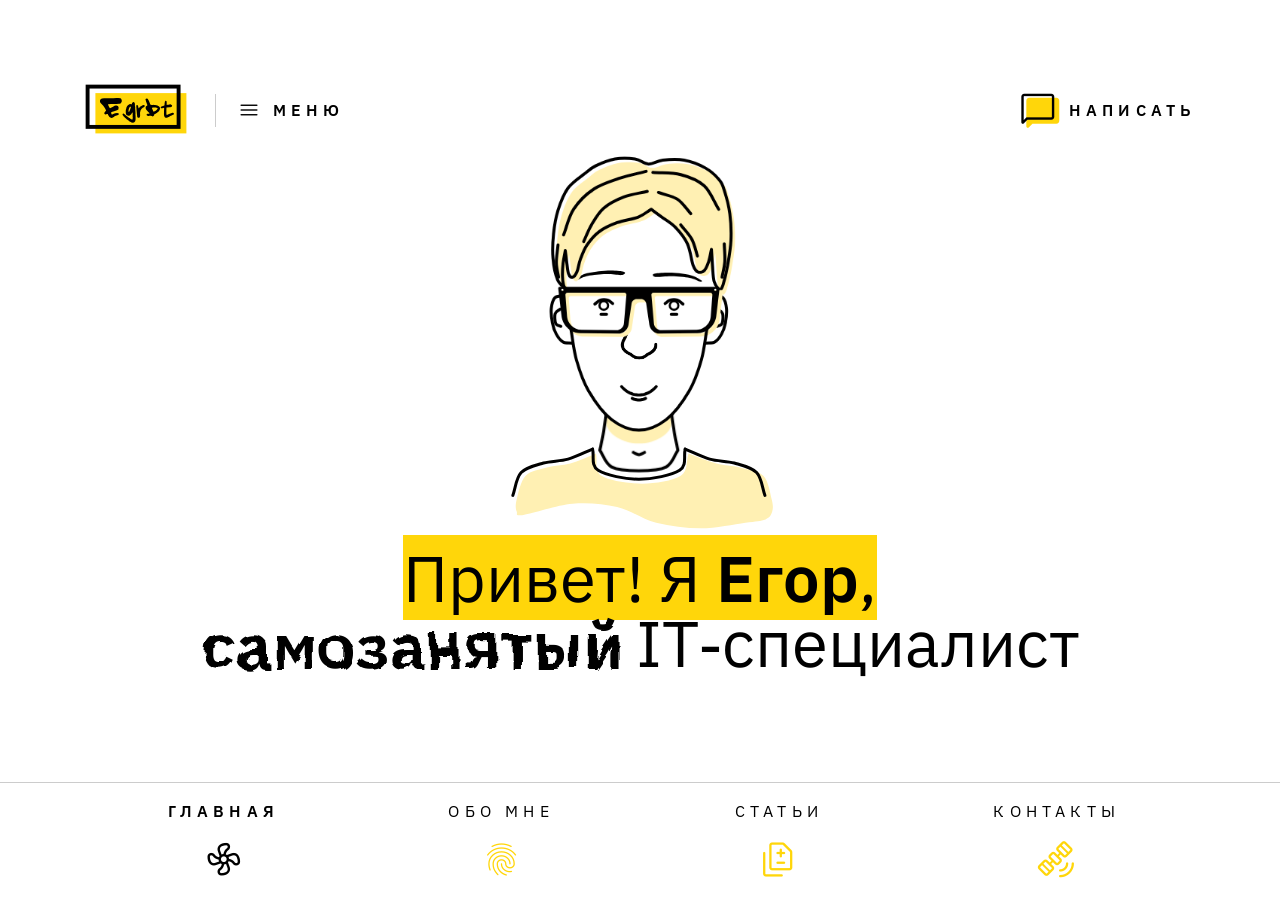
<file: index.html>
<!DOCTYPE html><html lang="ru" data-astro-cid-5hce7sga> <head><meta charset="utf-8"><meta name="viewport" content="width=device-width, initial-scale=1"><title>Егор, частный IT-специалист</title><meta name="description" content="Будни сисадмина"><link rel="icon" href="/favicon.svg" type="image/svg+xml"><link rel="preconnect" href="https://fonts.googleapis.com"><link rel="preconnect" href="https://fonts.gstatic.com" crossorigin><link rel="stylesheet" href="https://fonts.googleapis.com/css2?family=Material+Symbols+Rounded:opsz,wght,FILL,GRAD@20..48,100..700,0..1,-50..200&icon_names=arrow_back,arrow_forward,chat_bubble,close,difference,fingerprint,memory,menu,mode_fan,satellite_alt&display=block"><link rel="stylesheet" href="/_astro/_slug_.elwIMdXP.css">
<link rel="stylesheet" href="/_astro/index.F6XWCAyN.css">
<style>.dview{max-width:min(100vw - var(--space-4),var(--dview-max-w));max-height:calc(100dvh - var(--space-4));overflow:hidden;padding:var(--space-2);background:var(--bg);border:var(--frame-width) solid var(--fill-soft);border-radius:var(--dcard-radius)}.dview[open]{display:flex;flex-direction:column}html:has(.dview[open]),html:has(.dview[open]) .home,html:has(.dview[open]) .panel{overflow:hidden}.dview:focus,.dview:focus-visible{outline:none}.dview::backdrop{background:var(--backdrop)}.dview__bar{flex:none;display:flex;justify-content:flex-end;margin-bottom:var(--space-1)}.dview__close{display:grid;place-items:center;width:2.75rem;height:2.75rem;padding:0;color:var(--text);background:none;border:0;border-radius:var(--radius-control);cursor:pointer;touch-action:manipulation}@media(hover:hover){.dview__close:hover{background:var(--fill-soft)}}.dview__close:active{background:var(--frame)}.dview figure{display:flex;flex-direction:column;flex:1 1 auto;min-height:0;margin:0}.dview img{display:block;flex:1 1 auto;min-height:0;width:100%;object-fit:contain}.dview figcaption{flex:none;display:grid;gap:var(--space-1);max-width:var(--measure);margin:var(--space-2) auto 0;font-size:var(--size-small);text-align:center;text-wrap:balance}.dview__title{font-weight:600}.dview__issuer{color:var(--text-muted)}
</style></head> <body class="body--home" data-astro-cid-5hce7sga> <a class="skip" href="#main" data-astro-cid-5hce7sga>К содержимому</a> <header class="bar-top" data-astro-cid-dmqpwcec> <a class="logo" href="/" data-astro-cid-dmqpwcec> <span class="visually-hidden" data-astro-cid-dmqpwcec>На главную</span> <svg class="mark" viewBox="0 0 80 40" width="80" height="40" aria-hidden="true" data-astro-cid-dmqpwcec> <rect class="mark__fill" x="8" y="7" width="70" height="31" data-astro-cid-dmqpwcec></rect> <rect class="mark__line" x="2" y="2" width="70" height="31" data-astro-cid-dmqpwcec></rect> <g class="mark__word" transform="translate(11.24 27.69) scale(0.02335)" data-astro-cid-dmqpwcec><path d="M556 -724Q598 -728 612 -728Q660 -728 686.0 -713.0Q712 -698 724 -664Q732 -640 732 -625Q732 -594 703 -562Q690 -547 680.0 -542.0Q670 -537 641.0 -532.5Q612 -528 555.0 -527.0Q498 -526 398 -525Q381 -525 373 -525Q307 -524 291.5 -522.5Q276 -521 276 -515Q276 -502 305.0 -445.0Q334 -388 341 -388Q351 -388 393 -409Q443 -432 493 -466Q509 -477 537 -478H555Q595 -478 600 -463Q603 -454 617 -436Q627 -425 627 -418Q627 -413 623 -406Q616 -394 622 -377Q625 -370 625 -365Q625 -359 615 -349Q585 -317 504 -298Q399 -272 382 -255Q380 -253 380 -247Q380 -235 385.0 -216.0Q390 -197 396 -189Q399 -184 404 -184Q411 -184 446 -201Q515 -234 575 -234H587Q600 -233 618.0 -219.0Q636 -205 636 -195Q636 -184 621.5 -172.5Q607 -161 588 -159Q568 -156 530.0 -138.0Q492 -120 465 -101Q419 -68 384 -68Q327 -68 280 -168Q271 -188 265.5 -194.5Q260 -201 252 -201Q242 -201 212 -189Q194 -183 188.0 -183.0Q182 -183 175 -186Q153 -196 153 -219Q153 -249 187 -284Q213 -312 213 -316Q213 -332 155 -421Q122 -472 80 -512Q32 -560 21.5 -576.5Q11 -593 11 -622Q11 -674 41.5 -695.5Q72 -717 147 -717Q176 -717 192 -716Q244 -714 294 -714Q474 -714 556 -724ZM1084 -256Q1084 -259 1081 -259Q1079 -259 1079 -256Q1079 -254 1081 -254Q1084 -254 1084 -256ZM1009 -439Q996 -439 993 -430Q991 -424 980 -407Q969 -393 974 -393Q977 -393 974 -390Q973 -390 972 -389Q968 -386 964 -370Q963 -366 960.5 -352.0Q958 -338 956 -332Q952 -321 952 -302Q952 -291 953 -287Q955 -271 957.0 -268.5Q959 -266 966 -270Q974 -274 981.0 -292.0Q988 -310 992 -315Q1001 -328 1001 -336Q1001 -343 1007 -349Q1011 -353 1021.5 -385.5Q1032 -418 1032 -426Q1032 -433 1024.0 -436.0Q1016 -439 1009 -439ZM894 -161Q890 -161 882.5 -174.0Q875 -187 872 -187Q868 -187 867.5 -192.0Q867 -197 868.0 -202.5Q869 -208 867 -212Q861 -230 861 -278Q861 -330 867 -346Q873 -358 875 -373Q878 -391 895 -434Q905 -458 932.0 -486.5Q959 -515 979 -522Q993 -526 1004.0 -526.0Q1015 -526 1050 -521Q1061 -519 1061 -527Q1064 -570 1096 -587Q1107 -593 1117 -593Q1137 -593 1151 -572Q1163 -552 1163 -525V-510Q1163 -462 1167 -449Q1174 -420 1174 -393Q1174 -381 1172 -380Q1167 -377 1172 -363Q1174 -357 1178.5 -297.0Q1183 -237 1183 -202Q1183 -176 1180 -176Q1175 -176 1180 -172Q1186 -169 1186 -63Q1186 -10 1183 -4Q1180 1 1178.0 16.0Q1176 31 1169 38Q1161 48 1161.0 53.0Q1161 58 1152.0 65.5Q1143 73 1139 72H1138Q1135 72 1123.5 81.5Q1112 91 1108 91Q1105 91 1105 86Q1105 80 1098 85Q1092 89 1087 89Q1080 89 1056 81Q1038 76 1038 71Q1038 67 1032.5 68.5Q1027 70 1027 65Q1027 59 1024 62H1023Q1020 62 1009.5 57.0Q999 52 990.0 47.0Q981 42 981 43Q981 48 970 33Q959 20 955 20Q950 20 926.0 -4.0Q902 -28 892 -28Q891 -28 889.5 -27.5Q888 -27 887 -27Q883 -27 883 -35Q883 -42 878.0 -42.0Q873 -42 848 -65Q824 -89 820.0 -89.0Q816 -89 816 -96Q816 -104 811 -104Q805 -104 795.0 -113.5Q785 -123 785 -128Q785 -135 779 -135Q775 -135 777.0 -140.0Q779 -145 775 -145Q770 -145 762.0 -163.5Q754 -182 754.0 -192.0Q754 -202 765 -202Q771 -202 772.5 -204.5Q774 -207 773.0 -209.5Q772 -212 775.0 -214.0Q778 -216 786 -215Q798 -214 813.5 -201.5Q829 -189 888 -132Q900 -120 906 -120Q909 -120 919 -108Q929 -98 929 -101Q929 -102 933.0 -100.0Q937 -98 943.0 -93.5Q949 -89 956 -84Q982 -63 989 -63Q994 -63 1002.5 -52.5Q1011 -42 1015 -42Q1022 -42 1022.0 -38.0Q1022 -34 1044 -23Q1059 -16 1069 -16Q1075 -16 1079.0 -18.5Q1083 -21 1085.0 -27.5Q1087 -34 1087.5 -39.5Q1088 -45 1089.0 -55.5Q1090 -66 1091 -72Q1094 -99 1090 -99Q1083 -99 1087 -106Q1091 -120 1091 -140Q1091 -153 1089 -154Q1084 -157 1087 -168Q1090 -183 1090 -210Q1090 -236 1087 -242Q1083 -249 1075.5 -248.0Q1068 -247 1068 -240Q1068 -230 1056 -215Q1043 -198 1043 -193Q1043 -187 1039 -187Q1037 -187 1012 -166Q989 -147 973 -143Q961 -141 953 -141Q915 -141 906 -153Q901 -161 894 -161ZM1450 -419Q1446 -419 1422.0 -400.5Q1398 -382 1395 -382Q1390 -382 1390.0 -377.0Q1390 -372 1380 -362Q1376 -358 1366.5 -343.0Q1357 -328 1350.0 -314.0Q1343 -300 1345 -300Q1348 -300 1341 -280Q1333 -258 1333 -245Q1333 -241 1333.0 -233.0Q1333 -225 1332 -223Q1332 -219 1334 -165V-149Q1334 -114 1328 -107Q1322 -99 1326 -99Q1330 -99 1317 -86Q1305 -72 1283 -72Q1271 -72 1264 -78Q1245 -92 1241.0 -102.5Q1237 -113 1233 -161Q1231 -184 1230 -184Q1217 -327 1217 -336Q1217 -340 1212.5 -389.0Q1208 -438 1208 -458Q1208 -470 1209 -474Q1212 -484 1217 -488Q1225 -496 1231 -496Q1235 -496 1245 -491Q1253 -487 1264.0 -460.5Q1275 -434 1278 -411Q1281 -389 1286 -389Q1290 -389 1299 -399Q1311 -413 1314.0 -410.0Q1317 -407 1317 -412Q1317 -419 1343.0 -442.0Q1369 -465 1377 -465Q1384 -465 1389 -472Q1394 -478 1423 -488Q1437 -493 1448 -493Q1453 -493 1458.0 -491.5Q1463 -490 1468.5 -487.0Q1474 -484 1479 -483Q1484 -483 1488 -468Q1490 -460 1490 -459Q1490 -451 1474 -436Q1455 -419 1450 -419ZM1852 -408Q1844 -414 1802 -414Q1776 -414 1762 -413Q1727 -408 1725 -403Q1725 -401 1726.0 -394.0Q1727 -387 1728 -381Q1728 -367 1731 -367Q1735 -367 1758 -310Q1765 -296 1766 -281Q1767 -276 1776.0 -276.0Q1785 -276 1797.5 -280.0Q1810 -284 1813 -287Q1823 -295 1828 -295Q1834 -295 1844 -305Q1855 -316 1855 -313Q1855 -312 1860.0 -316.0Q1865 -320 1875 -329Q1896 -350 1896 -355Q1896 -362 1901 -359Q1903 -358 1905.0 -361.0Q1907 -364 1909 -370Q1910 -372 1910 -376Q1910 -387 1899.5 -395.0Q1889 -403 1873.0 -403.0Q1857 -403 1852 -408ZM1514 -693Q1520 -705 1551 -705Q1575 -705 1583 -697Q1588 -692 1608.0 -657.0Q1628 -622 1636 -604Q1658 -554 1669 -521Q1675 -502 1683 -499Q1695 -495 1718 -495Q1725 -495 1726 -496Q1733 -498 1742.5 -498.0Q1752 -498 1752 -495Q1752 -490 1761 -495Q1769 -499 1783 -499Q1795 -499 1795 -496L1820 -494Q1845 -493 1873.5 -488.5Q1902 -484 1909 -477Q1917 -470 1921 -471H1922Q1929 -471 1950.5 -453.5Q1972 -436 1973 -431Q1973 -427 1980.5 -421.5Q1988 -416 1987 -410Q1985 -400 1988 -395Q1992 -387 1992 -381Q1992 -364 1971 -324Q1951 -285 1942 -280Q1934 -276 1923 -265Q1917 -259 1892.0 -242.0Q1867 -225 1862 -220Q1858 -216 1842.0 -209.0Q1826 -202 1814.0 -194.5Q1802 -187 1802 -180Q1802 -178 1802.5 -176.0Q1803 -174 1803 -172Q1803 -152 1776 -130Q1762 -119 1745 -119Q1731 -119 1720 -128Q1711 -138 1707.0 -134.0Q1703 -130 1696 -136Q1689 -141 1670 -141Q1653 -141 1646 -137Q1638 -132 1612 -132Q1595 -132 1594 -135Q1591 -140 1584 -137H1583Q1576 -137 1560.5 -152.0Q1545 -167 1545 -174Q1545 -178 1561 -194Q1576 -209 1585 -204Q1587 -202 1600 -202Q1636 -202 1642 -210Q1643 -211 1643 -213Q1643 -221 1632.0 -236.5Q1621 -252 1612 -257Q1608 -259 1604.5 -261.0Q1601 -263 1599.5 -265.0Q1598 -267 1599 -268Q1601 -270 1582 -290Q1547 -326 1536.5 -340.5Q1526 -355 1516 -385Q1514 -393 1514 -399Q1514 -414 1520 -422Q1525 -426 1521 -430Q1518 -433 1525 -442Q1532 -449 1527 -449H1526Q1526 -450 1546.5 -461.0Q1567 -472 1567 -475Q1567 -476 1566 -476Q1558 -476 1565 -479Q1571 -481 1571 -488Q1571 -498 1561.5 -525.5Q1552 -553 1549 -553Q1545 -553 1545 -565Q1545 -579 1539 -585Q1532 -592 1525 -626Q1518 -659 1514 -663Q1512 -664 1512.0 -670.5Q1512 -677 1513.0 -684.5Q1514 -692 1514 -693ZM2168 -631Q2167 -633 2170.5 -633.5Q2174 -634 2180 -633Q2200 -629 2205.0 -616.5Q2210 -604 2210 -557V-498L2236 -500Q2263 -502 2267 -506Q2278 -515 2330 -515Q2348 -515 2349 -512Q2353 -506 2361 -506Q2375 -506 2389 -475Q2393 -465 2380 -446Q2369 -431 2368 -431Q2368 -435 2360 -429Q2353 -424 2324 -424H2312H2305Q2221 -424 2206 -409Q2200 -403 2200 -274Q2200 -192 2204 -180Q2207 -168 2216 -168Q2226 -168 2267 -187Q2347 -223 2358 -223Q2368 -223 2368.0 -227.0Q2368 -231 2374 -231Q2378 -231 2404 -235Q2418 -237 2420 -237Q2429 -237 2441 -221Q2456 -203 2450 -199Q2446 -196 2446 -190Q2446 -185 2420.5 -170.5Q2395 -156 2386 -156Q2381 -156 2345.0 -137.5Q2309 -119 2306 -115Q2302 -110 2254.5 -90.0Q2207 -70 2199 -70H2198Q2196 -72 2177 -76Q2156 -80 2141.0 -101.0Q2126 -122 2122 -153Q2120 -175 2120 -221Q2120 -294 2124 -356Q2126 -380 2126 -384Q2126 -400 2117 -400Q2111 -400 2102 -397Q2097 -395 2059 -390Q2043 -388 2041 -388Q2029 -388 2022 -395Q2013 -404 2013 -415Q2013 -440 2044 -447Q2062 -451 2066 -455Q2073 -461 2117 -469Q2133 -472 2136.0 -482.0Q2139 -492 2141 -545Q2143 -577 2147 -581Q2153 -589 2151 -592Q2148 -612 2154 -618Q2157 -615 2163.5 -621.0Q2170 -627 2168 -631Z" data-astro-cid-dmqpwcec></path></g> </svg> </a> <span class="rule" aria-hidden="true" data-astro-cid-dmqpwcec></span> <button class="caps menu-open" type="button" commandfor="main-menu" command="show-modal" aria-haspopup="dialog" data-menu-open data-astro-cid-dmqpwcec> <span class="material-symbols-rounded" style="font-size:1.25rem;font-variation-settings:'FILL' 0,'wght' 300,'GRAD' 0,'opsz' 20" aria-hidden="true">menu</span> <span data-astro-cid-dmqpwcec>Меню</span> </button> <a class="caps hire" href="/#contacts" data-astro-cid-dmqpwcec> <span class="hire__icon" data-astro-cid-dmqpwcec> <span class="hire__fill" data-astro-cid-dmqpwcec><span class="material-symbols-rounded" style="font-size:2rem;font-variation-settings:'FILL' 1,'wght' 300,'GRAD' 0,'opsz' 32" aria-hidden="true">chat_bubble</span></span> <span class="material-symbols-rounded" style="font-size:2rem;font-variation-settings:'FILL' 0,'wght' 300,'GRAD' 0,'opsz' 32" aria-hidden="true">chat_bubble</span> </span> <span data-astro-cid-dmqpwcec>Написать</span> </a> </header> <dialog id="main-menu" class="menu" aria-label="Меню" data-astro-cid-dmqpwcec> <div class="bar-top bar-top--menu" data-astro-cid-dmqpwcec> <a class="logo" href="/" data-astro-cid-dmqpwcec> <span class="visually-hidden" data-astro-cid-dmqpwcec>На главную</span> <svg class="mark" viewBox="0 0 80 40" width="80" height="40" aria-hidden="true" data-astro-cid-dmqpwcec> <rect class="mark__fill" x="8" y="7" width="70" height="31" data-astro-cid-dmqpwcec></rect> <rect class="mark__line" x="2" y="2" width="70" height="31" data-astro-cid-dmqpwcec></rect> <g class="mark__word" transform="translate(11.24 27.69) scale(0.02335)" data-astro-cid-dmqpwcec><path d="M556 -724Q598 -728 612 -728Q660 -728 686.0 -713.0Q712 -698 724 -664Q732 -640 732 -625Q732 -594 703 -562Q690 -547 680.0 -542.0Q670 -537 641.0 -532.5Q612 -528 555.0 -527.0Q498 -526 398 -525Q381 -525 373 -525Q307 -524 291.5 -522.5Q276 -521 276 -515Q276 -502 305.0 -445.0Q334 -388 341 -388Q351 -388 393 -409Q443 -432 493 -466Q509 -477 537 -478H555Q595 -478 600 -463Q603 -454 617 -436Q627 -425 627 -418Q627 -413 623 -406Q616 -394 622 -377Q625 -370 625 -365Q625 -359 615 -349Q585 -317 504 -298Q399 -272 382 -255Q380 -253 380 -247Q380 -235 385.0 -216.0Q390 -197 396 -189Q399 -184 404 -184Q411 -184 446 -201Q515 -234 575 -234H587Q600 -233 618.0 -219.0Q636 -205 636 -195Q636 -184 621.5 -172.5Q607 -161 588 -159Q568 -156 530.0 -138.0Q492 -120 465 -101Q419 -68 384 -68Q327 -68 280 -168Q271 -188 265.5 -194.5Q260 -201 252 -201Q242 -201 212 -189Q194 -183 188.0 -183.0Q182 -183 175 -186Q153 -196 153 -219Q153 -249 187 -284Q213 -312 213 -316Q213 -332 155 -421Q122 -472 80 -512Q32 -560 21.5 -576.5Q11 -593 11 -622Q11 -674 41.5 -695.5Q72 -717 147 -717Q176 -717 192 -716Q244 -714 294 -714Q474 -714 556 -724ZM1084 -256Q1084 -259 1081 -259Q1079 -259 1079 -256Q1079 -254 1081 -254Q1084 -254 1084 -256ZM1009 -439Q996 -439 993 -430Q991 -424 980 -407Q969 -393 974 -393Q977 -393 974 -390Q973 -390 972 -389Q968 -386 964 -370Q963 -366 960.5 -352.0Q958 -338 956 -332Q952 -321 952 -302Q952 -291 953 -287Q955 -271 957.0 -268.5Q959 -266 966 -270Q974 -274 981.0 -292.0Q988 -310 992 -315Q1001 -328 1001 -336Q1001 -343 1007 -349Q1011 -353 1021.5 -385.5Q1032 -418 1032 -426Q1032 -433 1024.0 -436.0Q1016 -439 1009 -439ZM894 -161Q890 -161 882.5 -174.0Q875 -187 872 -187Q868 -187 867.5 -192.0Q867 -197 868.0 -202.5Q869 -208 867 -212Q861 -230 861 -278Q861 -330 867 -346Q873 -358 875 -373Q878 -391 895 -434Q905 -458 932.0 -486.5Q959 -515 979 -522Q993 -526 1004.0 -526.0Q1015 -526 1050 -521Q1061 -519 1061 -527Q1064 -570 1096 -587Q1107 -593 1117 -593Q1137 -593 1151 -572Q1163 -552 1163 -525V-510Q1163 -462 1167 -449Q1174 -420 1174 -393Q1174 -381 1172 -380Q1167 -377 1172 -363Q1174 -357 1178.5 -297.0Q1183 -237 1183 -202Q1183 -176 1180 -176Q1175 -176 1180 -172Q1186 -169 1186 -63Q1186 -10 1183 -4Q1180 1 1178.0 16.0Q1176 31 1169 38Q1161 48 1161.0 53.0Q1161 58 1152.0 65.5Q1143 73 1139 72H1138Q1135 72 1123.5 81.5Q1112 91 1108 91Q1105 91 1105 86Q1105 80 1098 85Q1092 89 1087 89Q1080 89 1056 81Q1038 76 1038 71Q1038 67 1032.5 68.5Q1027 70 1027 65Q1027 59 1024 62H1023Q1020 62 1009.5 57.0Q999 52 990.0 47.0Q981 42 981 43Q981 48 970 33Q959 20 955 20Q950 20 926.0 -4.0Q902 -28 892 -28Q891 -28 889.5 -27.5Q888 -27 887 -27Q883 -27 883 -35Q883 -42 878.0 -42.0Q873 -42 848 -65Q824 -89 820.0 -89.0Q816 -89 816 -96Q816 -104 811 -104Q805 -104 795.0 -113.5Q785 -123 785 -128Q785 -135 779 -135Q775 -135 777.0 -140.0Q779 -145 775 -145Q770 -145 762.0 -163.5Q754 -182 754.0 -192.0Q754 -202 765 -202Q771 -202 772.5 -204.5Q774 -207 773.0 -209.5Q772 -212 775.0 -214.0Q778 -216 786 -215Q798 -214 813.5 -201.5Q829 -189 888 -132Q900 -120 906 -120Q909 -120 919 -108Q929 -98 929 -101Q929 -102 933.0 -100.0Q937 -98 943.0 -93.5Q949 -89 956 -84Q982 -63 989 -63Q994 -63 1002.5 -52.5Q1011 -42 1015 -42Q1022 -42 1022.0 -38.0Q1022 -34 1044 -23Q1059 -16 1069 -16Q1075 -16 1079.0 -18.5Q1083 -21 1085.0 -27.5Q1087 -34 1087.5 -39.5Q1088 -45 1089.0 -55.5Q1090 -66 1091 -72Q1094 -99 1090 -99Q1083 -99 1087 -106Q1091 -120 1091 -140Q1091 -153 1089 -154Q1084 -157 1087 -168Q1090 -183 1090 -210Q1090 -236 1087 -242Q1083 -249 1075.5 -248.0Q1068 -247 1068 -240Q1068 -230 1056 -215Q1043 -198 1043 -193Q1043 -187 1039 -187Q1037 -187 1012 -166Q989 -147 973 -143Q961 -141 953 -141Q915 -141 906 -153Q901 -161 894 -161ZM1450 -419Q1446 -419 1422.0 -400.5Q1398 -382 1395 -382Q1390 -382 1390.0 -377.0Q1390 -372 1380 -362Q1376 -358 1366.5 -343.0Q1357 -328 1350.0 -314.0Q1343 -300 1345 -300Q1348 -300 1341 -280Q1333 -258 1333 -245Q1333 -241 1333.0 -233.0Q1333 -225 1332 -223Q1332 -219 1334 -165V-149Q1334 -114 1328 -107Q1322 -99 1326 -99Q1330 -99 1317 -86Q1305 -72 1283 -72Q1271 -72 1264 -78Q1245 -92 1241.0 -102.5Q1237 -113 1233 -161Q1231 -184 1230 -184Q1217 -327 1217 -336Q1217 -340 1212.5 -389.0Q1208 -438 1208 -458Q1208 -470 1209 -474Q1212 -484 1217 -488Q1225 -496 1231 -496Q1235 -496 1245 -491Q1253 -487 1264.0 -460.5Q1275 -434 1278 -411Q1281 -389 1286 -389Q1290 -389 1299 -399Q1311 -413 1314.0 -410.0Q1317 -407 1317 -412Q1317 -419 1343.0 -442.0Q1369 -465 1377 -465Q1384 -465 1389 -472Q1394 -478 1423 -488Q1437 -493 1448 -493Q1453 -493 1458.0 -491.5Q1463 -490 1468.5 -487.0Q1474 -484 1479 -483Q1484 -483 1488 -468Q1490 -460 1490 -459Q1490 -451 1474 -436Q1455 -419 1450 -419ZM1852 -408Q1844 -414 1802 -414Q1776 -414 1762 -413Q1727 -408 1725 -403Q1725 -401 1726.0 -394.0Q1727 -387 1728 -381Q1728 -367 1731 -367Q1735 -367 1758 -310Q1765 -296 1766 -281Q1767 -276 1776.0 -276.0Q1785 -276 1797.5 -280.0Q1810 -284 1813 -287Q1823 -295 1828 -295Q1834 -295 1844 -305Q1855 -316 1855 -313Q1855 -312 1860.0 -316.0Q1865 -320 1875 -329Q1896 -350 1896 -355Q1896 -362 1901 -359Q1903 -358 1905.0 -361.0Q1907 -364 1909 -370Q1910 -372 1910 -376Q1910 -387 1899.5 -395.0Q1889 -403 1873.0 -403.0Q1857 -403 1852 -408ZM1514 -693Q1520 -705 1551 -705Q1575 -705 1583 -697Q1588 -692 1608.0 -657.0Q1628 -622 1636 -604Q1658 -554 1669 -521Q1675 -502 1683 -499Q1695 -495 1718 -495Q1725 -495 1726 -496Q1733 -498 1742.5 -498.0Q1752 -498 1752 -495Q1752 -490 1761 -495Q1769 -499 1783 -499Q1795 -499 1795 -496L1820 -494Q1845 -493 1873.5 -488.5Q1902 -484 1909 -477Q1917 -470 1921 -471H1922Q1929 -471 1950.5 -453.5Q1972 -436 1973 -431Q1973 -427 1980.5 -421.5Q1988 -416 1987 -410Q1985 -400 1988 -395Q1992 -387 1992 -381Q1992 -364 1971 -324Q1951 -285 1942 -280Q1934 -276 1923 -265Q1917 -259 1892.0 -242.0Q1867 -225 1862 -220Q1858 -216 1842.0 -209.0Q1826 -202 1814.0 -194.5Q1802 -187 1802 -180Q1802 -178 1802.5 -176.0Q1803 -174 1803 -172Q1803 -152 1776 -130Q1762 -119 1745 -119Q1731 -119 1720 -128Q1711 -138 1707.0 -134.0Q1703 -130 1696 -136Q1689 -141 1670 -141Q1653 -141 1646 -137Q1638 -132 1612 -132Q1595 -132 1594 -135Q1591 -140 1584 -137H1583Q1576 -137 1560.5 -152.0Q1545 -167 1545 -174Q1545 -178 1561 -194Q1576 -209 1585 -204Q1587 -202 1600 -202Q1636 -202 1642 -210Q1643 -211 1643 -213Q1643 -221 1632.0 -236.5Q1621 -252 1612 -257Q1608 -259 1604.5 -261.0Q1601 -263 1599.5 -265.0Q1598 -267 1599 -268Q1601 -270 1582 -290Q1547 -326 1536.5 -340.5Q1526 -355 1516 -385Q1514 -393 1514 -399Q1514 -414 1520 -422Q1525 -426 1521 -430Q1518 -433 1525 -442Q1532 -449 1527 -449H1526Q1526 -450 1546.5 -461.0Q1567 -472 1567 -475Q1567 -476 1566 -476Q1558 -476 1565 -479Q1571 -481 1571 -488Q1571 -498 1561.5 -525.5Q1552 -553 1549 -553Q1545 -553 1545 -565Q1545 -579 1539 -585Q1532 -592 1525 -626Q1518 -659 1514 -663Q1512 -664 1512.0 -670.5Q1512 -677 1513.0 -684.5Q1514 -692 1514 -693ZM2168 -631Q2167 -633 2170.5 -633.5Q2174 -634 2180 -633Q2200 -629 2205.0 -616.5Q2210 -604 2210 -557V-498L2236 -500Q2263 -502 2267 -506Q2278 -515 2330 -515Q2348 -515 2349 -512Q2353 -506 2361 -506Q2375 -506 2389 -475Q2393 -465 2380 -446Q2369 -431 2368 -431Q2368 -435 2360 -429Q2353 -424 2324 -424H2312H2305Q2221 -424 2206 -409Q2200 -403 2200 -274Q2200 -192 2204 -180Q2207 -168 2216 -168Q2226 -168 2267 -187Q2347 -223 2358 -223Q2368 -223 2368.0 -227.0Q2368 -231 2374 -231Q2378 -231 2404 -235Q2418 -237 2420 -237Q2429 -237 2441 -221Q2456 -203 2450 -199Q2446 -196 2446 -190Q2446 -185 2420.5 -170.5Q2395 -156 2386 -156Q2381 -156 2345.0 -137.5Q2309 -119 2306 -115Q2302 -110 2254.5 -90.0Q2207 -70 2199 -70H2198Q2196 -72 2177 -76Q2156 -80 2141.0 -101.0Q2126 -122 2122 -153Q2120 -175 2120 -221Q2120 -294 2124 -356Q2126 -380 2126 -384Q2126 -400 2117 -400Q2111 -400 2102 -397Q2097 -395 2059 -390Q2043 -388 2041 -388Q2029 -388 2022 -395Q2013 -404 2013 -415Q2013 -440 2044 -447Q2062 -451 2066 -455Q2073 -461 2117 -469Q2133 -472 2136.0 -482.0Q2139 -492 2141 -545Q2143 -577 2147 -581Q2153 -589 2151 -592Q2148 -612 2154 -618Q2157 -615 2163.5 -621.0Q2170 -627 2168 -631Z" data-astro-cid-dmqpwcec></path></g> </svg> </a> <span class="rule" aria-hidden="true" data-astro-cid-dmqpwcec></span> <form method="dialog" data-astro-cid-dmqpwcec> <button class="caps" type="submit" autofocus data-astro-cid-dmqpwcec> <span class="material-symbols-rounded" style="font-size:1.25rem;font-variation-settings:'FILL' 0,'wght' 300,'GRAD' 0,'opsz' 20" aria-hidden="true">close</span> <span data-astro-cid-dmqpwcec>Закрыть</span> </button> </form> </div> <nav class="menu__inner" aria-label="Основная навигация" data-astro-cid-dmqpwcec> <ul class="menu__links" data-astro-cid-dmqpwcec> <li data-astro-cid-dmqpwcec> <a href="/" aria-current="page" data-astro-cid-dmqpwcec> Главная </a> </li><li data-astro-cid-dmqpwcec> <a href="/#about" data-astro-cid-dmqpwcec> Достижения </a> </li><li data-astro-cid-dmqpwcec> <a href="/#articles" data-astro-cid-dmqpwcec> Статьи </a> </li><li data-astro-cid-dmqpwcec> <a href="/#contacts" data-astro-cid-dmqpwcec> Контакты </a> </li> </ul> <ul class="clinks" data-astro-cid-tusdoayx> <li data-astro-cid-tusdoayx> <a class="clink" href="mailto:batanov_08zaza@mail.ru" data-astro-cid-tusdoayx> <span class="clink__icon" data-astro-cid-tusdoayx> <svg viewBox="0 0 24 24" width="30" height="30" aria-hidden="true" data-astro-cid-tusdoayx> <mask id="menu-clink-at" data-astro-cid-tusdoayx> <circle cx="12" cy="12" r="12" fill="#fff" data-astro-cid-tusdoayx></circle> <g transform="translate(12 12) scale(.62) translate(-12 -12)" fill="none" stroke="#000" stroke-width="2" stroke-linecap="round" stroke-linejoin="round" data-astro-cid-tusdoayx> <path d="M12 12m-4 0a4 4 0 1 0 8 0a4 4 0 1 0 -8 0" data-astro-cid-tusdoayx></path> <path d="M16 12v1.5a2.5 2.5 0 0 0 5 0v-1.5a9 9 0 1 0 -5.5 8.28" data-astro-cid-tusdoayx></path> </g> </mask> <circle cx="12" cy="12" r="12" fill="currentColor" mask="url(#menu-clink-at)" data-astro-cid-tusdoayx></circle> </svg> </span> <span class="clink__text" data-astro-cid-tusdoayx> <span class="visually-hidden" data-astro-cid-tusdoayx>Почта</span> <span class="clink__value" data-astro-cid-tusdoayx>batanov_08zaza@mail.ru</span> </span> </a> </li> <li data-astro-cid-tusdoayx> <a class="clink" href="https://t.me/egrbt" target="_blank" rel="noopener" data-astro-cid-tusdoayx> <span class="clink__icon" data-astro-cid-tusdoayx> <svg viewBox="0 0 24 24" width="30" height="30" fill="currentColor" aria-hidden="true" data-astro-cid-tusdoayx><path d="M11.944 0A12 12 0 0 0 0 12a12 12 0 0 0 12 12 12 12 0 0 0 12-12A12 12 0 0 0 12 0a12 12 0 0 0-.056 0zm4.962 7.224c.1-.002.321.023.465.14a.506.506 0 0 1 .171.325c.016.093.036.306.02.472-.18 1.898-.962 6.502-1.36 8.627-.168.9-.499 1.201-.82 1.23-.696.065-1.225-.46-1.9-.902-1.056-.693-1.653-1.124-2.678-1.8-1.185-.78-.417-1.21.258-1.91.177-.184 3.247-2.977 3.307-3.23.007-.032.014-.15-.056-.212s-.174-.041-.249-.024c-.106.024-1.793 1.14-5.061 3.345-.48.33-.913.49-1.302.48-.428-.008-1.252-.241-1.865-.44-.752-.245-1.349-.374-1.297-.789.027-.216.325-.437.893-.663 3.498-1.524 5.83-2.529 6.998-3.014 3.332-1.386 4.025-1.627 4.476-1.635z" data-astro-cid-tusdoayx></path></svg> </span> <span class="clink__text" data-astro-cid-tusdoayx> <span class="visually-hidden" data-astro-cid-tusdoayx>Telegram</span> <span class="clink__value" data-astro-cid-tusdoayx>@egrbt</span> </span> <span class="visually-hidden" data-astro-cid-tusdoayx>(откроется в новой вкладке)</span> </a> </li> </ul>  </nav> </dialog> <script type="module">const n=document.getElementById("main-menu"),r=document.querySelector("[data-menu-open]");n&&r&&!("commandForElement"in HTMLButtonElement.prototype)&&r.addEventListener("click",()=>n.showModal());const e=document.querySelector("[data-hscroll]");if(e)for(const o of document.querySelectorAll(".hire, .menu__links a"))o.addEventListener("click",a=>{const t=new URL(o.href);if(t.pathname!==location.pathname)return;const l=t.hash?e.querySelector(t.hash):e.firstElementChild;l instanceof HTMLElement&&(a.preventDefault(),n?.close(),e.scrollTo({left:l.offsetLeft,behavior:"instant"}))});</script>  <main id="main" tabindex="-1" class="main" data-astro-cid-5hce7sga>  <div class="home" data-hscroll data-astro-cid-j7pv25f6> <div class="panel panel--hero" id="hello" data-astro-cid-j7pv25f6> <section class="hero" aria-labelledby="hero-title" data-astro-cid-j7pv25f6> <div class="avatar-bg" data-astro-cid-j7pv25f6> <div class="avatar-wrap" data-astro-cid-j7pv25f6> <div class="avatar avatar--ready avatar--intro" role="img" aria-label="Рисованный портрет автора" data-astro-cid-nhfm744w> <svg class="base" viewBox="0 0 702 726" aria-hidden="true" data-astro-cid-nhfm744w><defs data-astro-cid-nhfm744w><clipPath id="clip--chin" data-astro-cid-nhfm744w><path class="svg-blank" d="M227,356C230.3,374.7 231.7,393.3 237,412C242.3,430.7 248.5,450.2 259,468C269.5,485.8 285,507.3 300,519C315,530.7 332.7,538 349,538C365.3,538 383,530.7 398,519C413,507.3 428.5,485.8 439,468C449.5,450.2 455.7,430.7 461,412C466.3,393.3 467.7,374.7 471,356L472,650L226,650Z" data-astro-cid-nhfm744w></path></clipPath></defs></svg> <div class="avatar__animwrap" aria-hidden="true" data-astro-cid-nhfm744w> <div class="layer" data-astro-cid-nhfm744w> <div class="layer head__rotation" data-astro-cid-nhfm744w><svg viewBox="0 0 702 726" data-astro-cid-nhfm744w><path class="bgmask mask__head" d="M316,30.8C308.9,31.2 302,32.4 295.3,34C288.6,35.6 282.2,38 275.9,40.5C269.6,43 263.3,45.6 257.4,49.1C251.5,52.6 246.1,57.3 240.5,61.5C234.9,65.7 229.1,69.7 223.7,74.3C218.3,78.9 212.6,83.9 208.2,89.3C203.7,94.8 200.2,100.8 197,106.8C193.8,112.8 191.4,119.2 189,125.5C186.6,131.9 184.5,138.4 182.8,145C181,151.7 179.6,158.4 178.4,165.3C177.3,172.2 176.4,179.2 175.8,186.3C175.1,193.3 174.7,200.6 174.5,207.8C174.3,215.1 174.2,222.6 174.8,229.8C175.2,236.9 176.2,243.9 177.5,250.7C178.8,257.5 181.9,264.1 182.5,270.7C183.1,277.3 182.5,283.9 181,290.3C179.4,296.7 174.8,302.5 173.3,309.2C171.8,315.9 171.8,323.4 172,330.5C172.2,337.5 173.2,344.7 174.7,351.4C176.2,358.2 178.1,364.8 181,370.9C183.9,377 187.6,383.4 192.3,388.3C197,393.2 205.1,395.1 209.3,400.1C213.6,405.1 215.3,411.9 217.8,418.2C220.2,424.5 221.6,431.4 223.8,437.8C226,444.2 228.4,450.6 231.1,456.8C233.8,463.1 236.7,469.2 240,475.2C243.3,481.2 246.9,487.1 250.8,492.8C254.7,498.6 258.8,504.2 263.2,509.7C267.7,515.2 272.5,520.9 277.6,525.8C282.7,530.8 288.3,535.6 294,539.5C299.7,543.4 305.7,546.8 311.9,549.5C318.1,552.2 324.5,554.6 331.3,556C338.1,557.4 345.6,558.2 352.5,558C359.5,557.8 366.6,556.4 373.2,554.5C379.7,552.6 386,549.9 392,546.7C398.1,543.5 403.8,539.7 409.4,535.4C414.9,531 420.3,525.9 425.2,520.8C430.2,515.6 434.6,509.9 438.9,504.3C443.2,498.8 447.1,493 450.8,487.2C454.5,481.4 458,475.5 461.1,469.4C464.2,463.3 467,457.1 469.5,450.8C472,444.5 474.2,438 476.2,431.5C478.3,425 478.9,417.5 481.9,411.8C485,406.2 490,402.3 494.7,397.5C499.4,392.7 505.9,388.4 510,383C514.2,377.5 517.2,371.2 519.6,364.9C522,358.5 523.4,351.7 524.5,344.8C525.6,337.9 526.5,330.5 526.2,323.5C526,316.5 524.2,309.5 523,302.8C521.8,296.1 519,289.9 519.2,283.3C519.4,276.7 522.7,270 524.2,263.3C525.8,256.6 527.1,249.8 528.3,242.9C529.6,236.1 530.8,229.2 531.8,222.3C532.7,215.3 533.6,208.3 534,201.1C534.4,194 534.4,186.4 534.2,179.2C534.1,171.9 533.7,164.7 533,157.6C532.3,150.5 531.5,143.5 530.2,136.7C529,129.9 527.3,123.2 525.5,116.6C523.7,110 522,103.3 519.5,97C517,90.7 514.3,84.4 510.3,78.8C506.3,73.1 500.8,67.6 495.5,63C490.2,58.3 484.3,54.4 478.4,50.9C472.5,47.4 466.2,44.8 459.9,42.2C453.6,39.7 447.2,37.3 440.5,35.8C433.8,34.2 426.8,33.1 419.7,32.8C412.6,32.4 405,32.6 397.9,33.4C390.8,34.1 384,36.6 377.3,37C370.7,37.4 364.6,36.9 358,36C351.4,35.1 344.8,32.4 337.8,31.5C330.8,30.6 323.1,30.3 316,30.8Z" data-astro-cid-nhfm744w></path></svg></div> <div data-astro-cid-nhfm744w><svg viewBox="0 0 702 726" data-astro-cid-nhfm744w><g class="backgroundMask" data-astro-cid-nhfm744w><path class="bgmask mask__shoulders" d="M291,458C285.1,460.3 279.7,465.7 278,471.5C276.3,477.3 280.8,485.6 280.8,492.6C280.7,499.6 278.5,506.6 277.5,513.6C276.5,520.5 275.6,527.6 274.5,534.6C273.4,541.5 274.2,550.7 270.7,555.3C267.2,559.9 259.4,559.6 253.4,562.1C247.4,564.7 241,568 234.6,570.5C228.2,573 221.9,575.7 215.1,577.2C208.4,578.8 201,578.9 194,580C187,581.1 180.1,582.2 173.3,583.8C166.5,585.3 159.8,587.1 153.4,589.5C147,591.9 140.2,594.1 134.8,598.2C129.4,602.4 124.4,608.3 121,614.2C117.6,620.1 116.2,627.1 114.2,633.7C112.2,640.3 108.7,647.3 109,653.8C109.3,660.2 114.6,665.6 116.2,672.2C117.9,678.8 115.7,688.3 119,693.3C122.3,698.4 129.9,701.8 136.3,702.8C142.6,703.7 150.2,700.5 157,699C163.8,697.5 170.4,695.5 177.1,693.8C183.7,692 190.4,690.2 197.1,688.5C203.9,686.8 210.5,685 217.5,683.8C224.4,682.6 231.5,681.9 238.8,681.5C246,681.1 253.7,681 260.9,681.2C268.2,681.5 275.3,682.3 282.4,683.2C289.4,684.2 296.4,685.1 303.2,686.8C309.9,688.4 316.5,690.4 322.9,692.9C329.3,695.4 335.4,698.6 341.6,701.5C347.8,704.4 353.9,707.6 360.3,710.1C366.7,712.5 373.3,714.5 380,716.2C386.7,718 393.6,719.3 400.5,720.5C407.4,721.8 414.3,722.9 421.4,723.8C428.5,724.6 435.7,725.1 443,725.5C450.2,725.9 457.8,726.2 465,726C472.3,725.8 479.5,725 486.6,724.2C493.7,723.5 500.6,722.4 507.6,721.4C514.6,720.3 521.5,719.1 528.5,718C535.5,716.9 542.4,715.8 549.4,714.8C556.5,713.8 563.9,714 570.6,712.2C577.3,710.4 584.6,708.4 589.5,704C594.4,699.7 598.2,692.6 600,686.1C601.8,679.6 600.8,671.8 600,664.9C599.2,657.9 597.3,651.2 595.5,644.5C593.7,637.8 592.4,630.9 589.2,624.8C586.1,618.7 581.6,612.9 576.6,608.1C571.6,603.3 565.4,599.2 559.4,595.9C553.3,592.6 546.8,590.5 540.3,588.2C533.8,586 527.2,584.1 520.3,582.6C513.5,581.1 506.3,580.6 499.4,579.5C492.4,578.4 485.2,577.8 478.5,576C471.9,574.2 465.6,571.4 459.3,568.8C453,566.1 446,563.3 440.5,560.3C435.1,557.3 429.5,555.8 426.5,550.8C423.5,545.7 423.9,537 422.8,530C421.6,523.1 420.6,516 419.8,509C418.9,502 417.8,495 417.8,488C417.7,481 422.1,471.9 419.5,466.9C416.9,461.9 408.9,459.5 402.3,458C395.7,456.5 387.5,458 380.1,458C372.6,458 365.2,458 357.8,458C350.4,458 342.9,458 335.5,458C328.1,458 320.7,458 313.3,458C305.8,458 296.9,455.7 291,458Z" data-astro-cid-nhfm744w></path></g><g class="shoulders" data-astro-cid-nhfm744w><path class="shading svg-fill" d="M272,580C256.7,586 240.7,593.8 226,598C211.3,602.2 197.3,601.3 184,605C170.7,608.7 155,610.5 146,620C137,629.5 132.7,651.3 130,662C127.3,672.7 128,679.3 130,684C132,688.7 125.3,692.3 142,690C158.7,687.7 202,672.3 230,670C258,667.7 285,670.3 310,676C335,681.7 355,697.7 380,704C405,710.3 433.3,714 460,714C486.7,714 520.7,706.7 540,704C559.3,701.3 568,701.3 576,698C584,694.7 586.2,690 588,684C589.8,678 589.7,672.7 587,662C584.3,651.3 581.5,629.5 572,620C562.5,610.5 544,608.7 530,605C516,601.3 503.3,602.2 488,598C472.7,593.8 454.7,586 438,580C433.3,593.3 437.8,611 424,620C410.2,629 378.7,634 355,634C331.3,634 295.8,629 282,620C268.2,611 275.3,593.3 272,580Z" data-astro-cid-nhfm744w></path><path class="svg-stroke" d="M266,572C251.3,578 236.7,585.8 222,590C207.3,594.2 192,593 178,597C164,601 147.2,604.3 138,614C128.8,623.7 128,641.3 123,655" data-astro-cid-nhfm744w></path><path class="svg-stroke" d="M432,572C446.7,578 461.3,585.8 476,590C490.7,594.2 506,593 520,597C534,601 550.8,604.3 560,614C569.2,623.7 570,641.3 575,655" data-astro-cid-nhfm744w></path><path class="svg-stroke" d="M266,572C269.3,584.7 262.2,601 276,610C289.8,619 324.7,626 349,626C373.3,626 408.2,619 422,610C435.8,601 428.7,584.7 432,572" data-astro-cid-nhfm744w></path></g><g class="neck" data-astro-cid-nhfm744w><g class="mask mask--chin" data-astro-cid-nhfm744w><path class="neck__shadow svg-fill" d="M290,470L290,525C292,545 320,562 349,562C378,562 406,545 408,525L408,470Z" data-astro-cid-nhfm744w></path></g><path class="svg-stroke" d="M293,492C292,498.7 291.3,503.2 290,512C288.7,520.8 286.8,534.7 285,545C283.2,555.3 281,564.3 279,574C286,584 288.3,597.8 300,604C311.7,610.2 332.7,611 349,611C365.3,611 386.3,610.2 398,604C409.7,597.8 412,584 419,574C417,564.3 414.8,555.3 413,545C411.2,534.7 409.3,520.8 408,512C406.7,503.2 406,498.7 405,492" data-astro-cid-nhfm744w></path><path class="neck__adamsapple svg-stroke" d="M339,578C342.3,579.3 345.7,582 349,582C352.3,582 355.7,579.3 359,578" data-astro-cid-nhfm744w></path></g></svg></div> </div> <div class="head layer" data-astro-cid-nhfm744w> <div class="head__y" data-astro-cid-nhfm744w> <div class="head__yaw" data-astro-cid-nhfm744w> <div class="head__rotation" data-astro-cid-nhfm744w> <div class="face__fill" data-astro-cid-nhfm744w><svg viewBox="0 0 702 726" data-astro-cid-nhfm744w><path class="bgmask" d="M227,356C230.3,374.7 231.7,393.3 237,412C242.3,430.7 248.5,450.2 259,468C269.5,485.8 285,507.3 300,519C315,530.7 332.7,538 349,538C365.3,538 383,530.7 398,519C413,507.3 428.5,485.8 439,468C449.5,450.2 455.7,430.7 461,412C466.3,393.3 467.7,374.7 471,356L472,280L226,280Z" data-astro-cid-nhfm744w></path></svg></div> <div class="shading face-tilt" data-astro-cid-nhfm744w><svg viewBox="0 0 702 726" data-astro-cid-nhfm744w><path class="svg-stroke" d="M337,481C338.3,481.8 339.7,482.3 341,482.8C342.3,483.2 343.7,483.5 345,483.7C346.3,483.9 347.7,484 349,484C350.3,484 351.7,483.9 353,483.7C354.3,483.5 355.7,483.2 357,482.8C358.3,482.3 359.7,481.8 361,481" data-astro-cid-nhfm744w></path></svg></div> <div class="beard" data-astro-cid-nhfm744w><svg viewBox="0 0 702 726" data-astro-cid-nhfm744w></svg></div> <div class="eyebrows face-tilt" data-astro-cid-nhfm744w> <div class="eyebrow eyebrows__left" data-astro-cid-nhfm744w><svg viewBox="0 0 702 726" data-astro-cid-nhfm744w><path class="brow svg-fill-stroke" d="M237,275C239.7,273.1 247.2,267.9 256,265.6C264.8,263.3 279.7,261.7 290,261.1C300.3,260.5 312.3,261.6 318,262.2C323.7,262.8 324,263.9 324,265C324,266.1 323.7,268.4 318,268.8C312.3,269.2 300,267.1 290,267.4C280,267.7 266.3,268.8 258,270.4C249.7,272 243.5,276 240,276.8C236.5,277.6 234.3,276.9 237,275Z" data-astro-cid-nhfm744w></path></svg></div> <div class="eyebrow eyebrows__right" data-astro-cid-nhfm744w><svg viewBox="0 0 702 726" data-astro-cid-nhfm744w><path class="brow svg-fill-stroke" d="M458,276.8C454.5,276 448.3,272 440,270.4C431.7,268.8 418,267.7 408,267.4C398,267.1 385.7,269.2 380,268.8C374.3,268.4 374,266.1 374,265C374,263.9 374.3,262.8 380,262.2C385.7,261.6 397.7,260.5 408,261.1C418.3,261.7 433.2,263.3 442,265.6C450.8,267.9 458.3,273.1 461,275C463.7,276.9 461.5,277.6 458,276.8Z" data-astro-cid-nhfm744w></path></svg></div> </div> <div class="ears" data-astro-cid-nhfm744w> <div class="ears__left" data-astro-cid-nhfm744w><svg viewBox="0 0 702 726" data-astro-cid-nhfm744w><path class="svg-stroke" d="M212,297C207.3,298.3 201.3,297.2 198,301C194.7,304.8 192.7,312.5 192,320C191.3,327.5 192.5,338.3 194,346C195.5,353.7 197.8,360.3 201,366C204.2,371.7 208.3,377.3 213,380C217.7,382.7 223.7,381.3 229,382" data-astro-cid-nhfm744w></path><path class="svg-stroke" d="M208,321C205,323.7 200.3,324.7 199,329C197.7,333.3 198.3,343.2 200,347C201.7,350.8 206,350.3 209,352" data-astro-cid-nhfm744w></path></svg></div> <div class="ears__right" data-astro-cid-nhfm744w><svg viewBox="0 0 702 726" data-astro-cid-nhfm744w><path class="svg-stroke" d="M486,297C490.7,298.3 496.7,297.2 500,301C503.3,304.8 505.3,312.5 506,320C506.7,327.5 505.5,338.3 504,346C502.5,353.7 500.2,360.3 497,366C493.8,371.7 489.7,377.3 485,380C480.3,382.7 474.3,381.3 469,382" data-astro-cid-nhfm744w></path><path class="svg-stroke" d="M490,321C493,323.7 497.7,324.7 499,329C500.3,333.3 499.7,343.2 498,347C496.3,350.8 492,350.3 489,352" data-astro-cid-nhfm744w></path></svg></div> </div> <div class="nose face-tilt" data-astro-cid-nhfm744w><svg viewBox="0 0 702 726" data-astro-cid-nhfm744w><path class="nose__breath svg-stroke" d="M326.6,366C324.9,372.8 318.6,379.6 319.3,385.5C319.3,394.5 327.4,399.1 334.6,402.2A23.4,27.5 0 0 0 364.4,402.2C372.4,398.8 379.9,393.5 379.2,384.5" data-astro-cid-nhfm744w></path></svg></div> <div class="face-tilt" data-astro-cid-nhfm744w> <div class="mouth" data-astro-cid-nhfm744w><svg viewBox="0 0 702 726" data-astro-cid-nhfm744w><path class="svg-stroke" data-mouth-rest="M318,460C319.7,461.9 321.4,463.6 323.2,465.1C324.9,466.5 326.6,467.8 328.3,468.9C330.1,470 331.8,470.9 333.5,471.7C335.2,472.4 336.9,473.1 338.7,473.6C340.4,474 342.1,474.4 343.8,474.6C345.6,474.9 347.3,475 349,475C350.7,475 352.4,474.9 354.2,474.6C355.9,474.4 357.6,474 359.3,473.6C361.1,473.1 362.8,472.4 364.5,471.7C366.2,470.9 367.9,470 369.7,468.9C371.4,467.8 373.1,466.5 374.8,465.1C376.6,463.6 378.3,461.9 380,460" data-mouth-smile="M311,458C313.1,460.3 315.2,462.3 317.3,464.1C319.4,465.8 321.6,467.4 323.7,468.7C325.8,470 327.9,471.1 330,472C332.1,472.9 334.2,473.7 336.3,474.3C338.4,474.9 340.6,475.3 342.7,475.6C344.8,475.9 346.9,476 349,476C351.1,476 353.2,475.9 355.3,475.6C357.4,475.3 359.6,474.9 361.7,474.3C363.8,473.7 365.9,472.9 368,472C370.1,471.1 372.2,470 374.3,468.7C376.4,467.4 378.6,465.8 380.7,464.1C382.8,462.3 384.9,460.3 387,458" data-mouth-open="M318,462C319.7,463.9 321.4,465.6 323.2,467.1C324.9,468.5 326.6,469.8 328.3,470.9C330.1,472 331.8,472.9 333.5,473.7C335.2,474.4 336.9,475.1 338.7,475.6C340.4,476 342.1,476.4 343.8,476.6C345.6,476.9 347.3,477 349,477C350.7,477 352.4,476.9 354.2,476.6C355.9,476.4 357.6,476 359.3,475.6C361.1,475.1 362.8,474.4 364.5,473.7C366.2,472.9 367.9,472 369.7,470.9C371.4,469.8 373.1,468.5 374.8,467.1C376.6,465.6 378.3,463.9 380,462" d="M318,460C319.7,461.9 321.4,463.6 323.2,465.1C324.9,466.5 326.6,467.8 328.3,468.9C330.1,470 331.8,470.9 333.5,471.7C335.2,472.4 336.9,473.1 338.7,473.6C340.4,474 342.1,474.4 343.8,474.6C345.6,474.9 347.3,475 349,475C350.7,475 352.4,474.9 354.2,474.6C355.9,474.4 357.6,474 359.3,473.6C361.1,473.1 362.8,472.4 364.5,471.7C366.2,470.9 367.9,470 369.7,468.9C371.4,467.8 373.1,466.5 374.8,465.1C376.6,463.6 378.3,461.9 380,460" data-astro-cid-nhfm744w></path></svg></div> </div> <div class="hair face-tilt" data-astro-cid-nhfm744w><svg viewBox="0 0 702 726" data-astro-cid-nhfm744w><path class="svg-fill" d="M 226.0,294.0 C 220.7,287.7 214.0,284.5 210.0,275.0 C 206.0,265.5 203.2,250.7 202.0,237.0 C 200.8,223.3 201.5,207.3 203.0,193.0 C 204.5,178.7 206.7,164.7 211.0,151.0 C 215.3,137.3 221.0,122.0 229.0,111.0 C 237.0,100.0 250.7,91.7 259.0,85.0 C 267.3,78.3 270.0,75.3 279.0,71.0 C 288.0,66.7 301.3,61.0 313.0,59.0 C 324.7,57.0 339.0,57.5 349.0,59.0 C 359.0,60.5 364.7,67.7 373.0,68.0 C 381.3,68.3 388.3,62.2 399.0,61.0 C 409.7,59.8 424.3,58.7 437.0,61.0 C 449.7,63.3 464.7,69.3 475.0,75.0 C 485.3,80.7 493.3,88.3 499.0,95.0 C 504.7,101.7 505.7,104.7 509.0,115.0 C 512.3,125.3 517.0,142.0 519.0,157.0 C 521.0,172.0 521.7,189.5 521.0,205.0 C 520.3,220.5 517.3,236.8 515.0,250.0 C 512.7,263.2 509.3,276.3 507.0,284.0 C 504.7,291.7 503.0,292.0 501.0,296.0 C 497.7,290.3 493.2,286.5 491.0,279.0 C 488.8,271.5 488.8,260.7 488.0,251.0 C 487.2,241.3 486.7,231.0 486.0,221.0 C 484.3,228.3 483.2,236.7 481.0,243.0 C 478.8,249.3 476.3,256.0 473.0,259.0 C 469.7,262.0 464.3,262.7 461.0,261.0 C 457.7,259.3 456.0,257.3 453.0,249.0 C 450.0,240.7 448.3,222.3 443.0,211.0 C 437.7,199.7 428.7,189.0 421.0,181.0 C 413.3,173.0 404.2,168.3 397.0,163.0 C 389.8,157.7 384.3,153.7 378.0,149.0 C 370.3,153.7 365.2,159.0 355.0,163.0 C 344.8,167.0 328.7,168.7 317.0,173.0 C 305.3,177.3 294.0,182.3 285.0,189.0 C 276.0,195.7 268.7,204.7 263.0,213.0 C 257.3,221.3 254.0,231.0 251.0,239.0 C 248.0,247.0 247.3,255.7 245.0,261.0 C 242.7,266.3 239.5,270.3 237.0,271.0 C 234.5,271.7 231.7,269.0 230.0,265.0 C 228.3,261.0 228.0,254.0 227.0,247.0 C 226.0,240.0 225.0,231.0 224.0,223.0 C 222.7,231.0 220.8,239.3 220.0,247.0 C 219.2,254.7 218.8,262.7 219.0,269.0 C 219.2,275.3 219.8,280.8 221.0,285.0 C 222.2,289.2 224.3,291.0 226.0,294.0" data-astro-cid-nhfm744w></path><path class="svg-stroke" d="M219,287C213.7,280.7 207,277.5 203,268C199,258.5 196.2,243.7 195,230C193.8,216.3 194.5,200.3 196,186C197.5,171.7 199.7,157.7 204,144C208.3,130.3 214,115 222,104C230,93 243.7,84.7 252,78C260.3,71.3 263,68.3 272,64C281,59.7 294.3,54 306,52C317.7,50 332,50.5 342,52C352,53.5 357.7,60.7 366,61C374.3,61.3 381.3,55.2 392,54C402.7,52.8 417.3,51.7 430,54C442.7,56.3 457.7,62.3 468,68C478.3,73.7 486.3,81.3 492,88C497.7,94.7 498.7,97.7 502,108C505.3,118.3 510,135 512,150C514,165 514.7,182.5 514,198C513.3,213.5 510.3,229.8 508,243C505.7,256.2 502.3,269.3 500,277C497.7,284.7 496,285 494,289C490.7,283.3 486.2,279.5 484,272C481.8,264.5 481.8,253.7 481,244C480.2,234.3 479.7,224 479,214C477.3,221.3 476.2,229.7 474,236C471.8,242.3 469.3,249 466,252C462.7,255 457.3,255.7 454,254C450.7,252.3 449,250.3 446,242C443,233.7 441.3,215.3 436,204C430.7,192.7 421.7,182 414,174C406.3,166 397.2,161.3 390,156C382.8,150.7 377.3,146.7 371,142C363.3,146.7 358.2,152 348,156C337.8,160 321.7,161.7 310,166C298.3,170.3 287,175.3 278,182C269,188.7 261.7,197.7 256,206C250.3,214.3 247,224 244,232C241,240 240.3,248.7 238,254C235.7,259.3 232.5,263.3 230,264C227.5,264.7 224.7,262 223,258C221.3,254 221,247 220,240C219,233 218,224 217,216C215.7,224 213.8,232.3 213,240C212.2,247.7 211.8,255.7 212,262C212.2,268.3 212.8,273.8 214,278C215.2,282.2 217.3,284 219,287Z" data-astro-cid-nhfm744w></path><path class="svg-stroke" d="M362,74C346.7,78 331.7,80.7 316,86C300.3,91.3 282,96.7 268,106C254,115.3 241,128.3 232,142C223,155.7 220,172.7 214,188" data-astro-cid-nhfm744w></path><path class="svg-stroke" d="M364,110C350,113.3 335,115 322,120C309,125 295.7,131.7 286,140C276.3,148.3 270,160 264,170C258,180 254.7,190 250,200" data-astro-cid-nhfm744w></path><path class="svg-stroke" d="M374,76C390.7,77.3 408.7,76 424,80C439.3,84 454.7,89.7 466,100C477.3,110.3 483.3,128 492,142" data-astro-cid-nhfm744w></path><path class="svg-stroke" d="M384,112C395.3,116 408.3,117.7 418,124C427.7,130.3 434,141.3 442,150" data-astro-cid-nhfm744w></path><path class="svg-stroke" d="M424,170C430.7,178.7 439,186.7 444,196C449,205.3 450.7,216 454,226" data-astro-cid-nhfm744w></path><path class="svg-stroke" d="M204,206C203,216.7 200.8,228.3 201,238C201.2,247.7 203.7,255.3 205,264" data-astro-cid-nhfm744w></path><path class="svg-stroke" d="M502,204C502.3,214.7 503.7,226 503,236C502.3,246 499.7,254.7 498,264" data-astro-cid-nhfm744w></path></svg></div> <div class="eyes face-tilt" data-astro-cid-nhfm744w> <div class="eyes__x" data-astro-cid-nhfm744w> <div class="eyes__y" data-astro-cid-nhfm744w> <div class="eyes__left eye" data-astro-cid-nhfm744w><svg viewBox="0 0 702 726" data-astro-cid-nhfm744w><line class="eye__lid svg-stroke" x1="281" y1="330.5" x2="291" y2="330.5" data-astro-cid-nhfm744w></line><path class="eye__dot svg-fill-stroke" d="M276.3,314.5 a9.7,9.7 0 1 1 19.4,0 a9.7,9.7 0 1 1 -19.4,0ZM280.2,314.5 a5.8,5.8 0 1 0 11.6,0 a5.8,5.8 0 1 0 -11.6,0Z" data-astro-cid-nhfm744w></path><path class="eye__upper svg-stroke" d="M270,312C273.3,309.6 276.2,306.1 280,304.9C283.8,303.7 289.3,303.9 293,304.9C296.7,305.9 299,309 302,311" data-astro-cid-nhfm744w></path></svg></div> <div class="eyes__right eye" data-astro-cid-nhfm744w><svg viewBox="0 0 702 726" data-astro-cid-nhfm744w><line class="eye__lid svg-stroke" x1="407" y1="330.5" x2="417" y2="330.5" data-astro-cid-nhfm744w></line><path class="eye__dot svg-fill-stroke" d="M402.3,314.5 a9.7,9.7 0 1 1 19.4,0 a9.7,9.7 0 1 1 -19.4,0ZM406.2,314.5 a5.8,5.8 0 1 0 11.6,0 a5.8,5.8 0 1 0 -11.6,0Z" data-astro-cid-nhfm744w></path><path class="eye__upper svg-stroke" d="M396,311C399,309 401.3,305.9 405,304.9C408.7,303.9 414.2,303.7 418,304.9C421.8,306.1 424.7,309.6 428,312" data-astro-cid-nhfm744w></path></svg></div> </div> </div> <svg viewBox="0 0 702 726" data-astro-cid-nhfm744w><path class="svg-fill" fill-rule="evenodd" d="M 213.0,287.0 L 497.0,287.0 C 498.7,287.0 499.8,288.3 499.6,290.0 L 493.6,340.2 C 491.6,356.7 476.6,370.1 460.0,370.3 L 392.0,370.9 C 383.2,370.9 375.0,363.9 373.7,355.2 L 368.1,316.9 C 367.5,312.5 363.4,309.0 359.0,309.0 L 351.0,309.0 C 346.6,309.0 342.5,312.5 341.9,316.9 L 336.3,355.2 C 335.0,363.9 326.8,370.9 318.0,370.9 L 250.0,370.3 C 233.4,370.1 218.4,356.7 216.4,340.2 L 210.4,290.0 C 210.2,288.3 211.3,287.0 213.0,287.0 M 227.0,297.5 L 329.0,297.5 C 331.2,297.5 332.8,299.3 332.6,301.5 L 328.1,353.0 C 327.5,359.6 321.6,364.9 315.0,364.9 L 252.0,364.2 C 238.8,364.1 227.2,353.3 226.2,340.1 L 223.3,301.5 C 223.1,299.3 224.8,297.5 227.0,297.5 M 458.0,364.2 L 395.0,364.9 C 388.4,364.9 382.5,359.6 381.9,353.0 L 377.4,301.5 C 377.2,299.3 378.8,297.5 381.0,297.5 L 483.0,297.5 C 485.2,297.5 486.9,299.3 486.7,301.5 L 483.8,340.1 C 482.8,353.3 471.2,364.1 458.0,364.2" data-astro-cid-nhfm744w></path><path class="eyes__glasses svg-fill-stroke" fill-rule="evenodd" d="M207,281L491,281C492.7,281 493.8,282.3 493.6,284L487.6,334.2C485.6,350.7 470.6,364.1 454,364.3L386,364.9C377.2,364.9 369,357.9 367.7,349.2L362.1,310.9C361.5,306.5 357.4,303 353,303L345,303C340.6,303 336.5,306.5 335.9,310.9L330.3,349.2C329,357.9 320.8,364.9 312,364.9L244,364.3C227.4,364.1 212.4,350.7 210.4,334.2L204.4,284C204.2,282.3 205.3,281 207,281ZM221,291.5L323,291.5C325.2,291.5 326.8,293.3 326.6,295.5L322.1,347C321.5,353.6 315.6,358.9 309,358.9L246,358.2C232.8,358.1 221.2,347.3 220.2,334.1L217.3,295.5C217.1,293.3 218.8,291.5 221,291.5ZM452,358.2L389,358.9C382.4,358.9 376.5,353.6 375.9,347L371.4,295.5C371.2,293.3 372.8,291.5 375,291.5L477,291.5C479.2,291.5 480.9,293.3 480.7,295.5L477.8,334.1C476.8,347.3 465.2,358.1 452,358.2ZM210,286.5 a2,2 0 1 1 4,0 a2,2 0 1 1 -4,0ZM484,286.5 a2,2 0 1 1 4,0 a2,2 0 1 1 -4,0Z" data-astro-cid-nhfm744w></path></svg> </div> <div class="chin" data-astro-cid-nhfm744w><svg viewBox="0 0 702 726" data-astro-cid-nhfm744w><path class="svg-stroke" d="M227,356C230.3,374.7 231.7,393.3 237,412C242.3,430.7 248.5,450.2 259,468C269.5,485.8 285,507.3 300,519C315,530.7 332.7,538 349,538C365.3,538 383,530.7 398,519C413,507.3 428.5,485.8 439,468C449.5,450.2 455.7,430.7 461,412C466.3,393.3 467.7,374.7 471,356" data-astro-cid-nhfm744w></path></svg></div> </div> </div> </div> </div> </div> </div> <script type="module" src="/_astro/Avatar.astro_astro_type_script_index_0_lang.CE_Met3i.js"></script>  </div> </div> <div class="hero__inr" data-astro-cid-j7pv25f6> <div class="hero__content" data-astro-cid-j7pv25f6> <h1 id="hero-title" class="hero__title" data-astro-cid-j7pv25f6> <span class="hero__mark" data-astro-cid-j7pv25f6>Привет! Я <b data-astro-cid-j7pv25f6>Егор</b>,</span><br data-astro-cid-j7pv25f6> <script type="module">const s=window.matchMedia("(prefers-reduced-motion: reduce)"),a=Array.from(document.querySelectorAll("[data-squiggly]"));let t=0;const c=n=>{for(const e of a){const d=Number(e.dataset.steps)||5,l=Number(e.dataset.step)||80,r=`url(#${e.dataset.squiggly}-${Math.floor(n/l)%d})`;e.style.filter!==r&&(e.style.filter=r)}t=requestAnimationFrame(c)},o=()=>{!t&&!s.matches&&!document.hidden&&a.length&&(t=requestAnimationFrame(c))},i=()=>{if(cancelAnimationFrame(t),t=0,s.matches)for(const n of a)n.style.filter=""};document.addEventListener("visibilitychange",()=>document.hidden?i():o());s.addEventListener("change",()=>s.matches?i():o());o();</script><span data-squiggly="squiggly-d03s1h5" data-steps="5" data-step="70" data-astro-cid-z64j6dhi="true" class="squiggly hero__squiggle"><svg aria-hidden="true" class="squiggly__defs" xmlns="http://www.w3.org/2000/svg" data-astro-cid-z64j6dhi><defs data-astro-cid-z64j6dhi><filter id="squiggly-d03s1h5-0" data-astro-cid-z64j6dhi><feTurbulence baseFrequency="0.02" numOctaves="3" result="noise" seed="0" data-astro-cid-z64j6dhi></feTurbulence><feDisplacementMap in="SourceGraphic" in2="noise" scale="6" data-astro-cid-z64j6dhi></feDisplacementMap></filter><filter id="squiggly-d03s1h5-1" data-astro-cid-z64j6dhi><feTurbulence baseFrequency="0.02" numOctaves="3" result="noise" seed="1" data-astro-cid-z64j6dhi></feTurbulence><feDisplacementMap in="SourceGraphic" in2="noise" scale="9" data-astro-cid-z64j6dhi></feDisplacementMap></filter><filter id="squiggly-d03s1h5-2" data-astro-cid-z64j6dhi><feTurbulence baseFrequency="0.02" numOctaves="3" result="noise" seed="2" data-astro-cid-z64j6dhi></feTurbulence><feDisplacementMap in="SourceGraphic" in2="noise" scale="6" data-astro-cid-z64j6dhi></feDisplacementMap></filter><filter id="squiggly-d03s1h5-3" data-astro-cid-z64j6dhi><feTurbulence baseFrequency="0.02" numOctaves="3" result="noise" seed="3" data-astro-cid-z64j6dhi></feTurbulence><feDisplacementMap in="SourceGraphic" in2="noise" scale="9" data-astro-cid-z64j6dhi></feDisplacementMap></filter><filter id="squiggly-d03s1h5-4" data-astro-cid-z64j6dhi><feTurbulence baseFrequency="0.02" numOctaves="3" result="noise" seed="4" data-astro-cid-z64j6dhi></feTurbulence><feDisplacementMap in="SourceGraphic" in2="noise" scale="6" data-astro-cid-z64j6dhi></feDisplacementMap></filter></defs></svg>самозанятый</span> <span class="nowrap" data-astro-cid-j7pv25f6>IT‑специалист</span> </h1> </div> </div> </section> </div> <div class="panel" id="about" data-astro-cid-j7pv25f6> <section class="dot-header" aria-labelledby="about-title" data-astro-cid-j7pv25f6> <div class="dot-header__content" data-astro-cid-j7pv25f6> <h2 id="about-title" class="heading heading--big heading--rule" data-astro-cid-j7pv25f6> <span class="heading__mark" data-astro-cid-j7pv25f6>Обо мне</span> </h2> <p data-astro-cid-j7pv25f6>Я системный администратор, а также преподаватель, живу в Приозерске (Ленинградская область). Умею настраивать серверы и роутеры, запускать различные сервисы. Я предлагаю значительный перечень услуг: от простых консультаций до настройки серверов и сетей.</p> <p data-astro-cid-j7pv25f6>Работаю как с физическими, так и с юридическими лицами.</p> <p data-astro-cid-j7pv25f6>Здесь я пишу статьи о своём опыте и жизни.</p> </div> <div class="dfield" data-dfield data-astro-cid-6ata4i4e> <ul class="dcards" data-dcards aria-label="Дипломы" data-astro-cid-6ata4i4e> <li class="dcard" style="--fx:1;--fy:0;--rz:10deg" data-dcard="nsoik-linux" data-astro-cid-6ata4i4e> <figure data-astro-cid-6ata4i4e> <img src="/images/achievements/diplom4-card.jpg" alt="Сертификат ИТ-компетенции «Linux», теория, базовый уровень, действителен до 24.11.2026. Национальная система оценки ИТ-компетенций, Минцифры России" draggable="false" decoding="async" data-astro-cid-6ata4i4e> <figcaption data-astro-cid-6ata4i4e>Минцифры, Linux — сертификат</figcaption> </figure> <span class="dcard__glare" aria-hidden="true" data-astro-cid-6ata4i4e></span> <button class="dcard__open" type="button" aria-haspopup="dialog" data-dview-open="dview-nsoik-linux" data-astro-cid-6ata4i4e> <span class="visually-hidden" data-astro-cid-6ata4i4e>Рассмотреть: Минцифры, Linux — сертификат</span> </button> </li><li class="dcard" style="--fx:0.06;--fy:0;--rz:-7deg" data-dcard="professionaly-2025-final" data-astro-cid-6ata4i4e> <figure data-astro-cid-6ata4i4e> <img src="/images/achievements/diplom2-card.jpg" alt="Диплом «За профессионализм» итогового (межрегионального) этапа чемпионата «Профессионалы», компетенция «Облачные технологии». Итоговый этап чемпионата «Профессионалы», г. Новосибирск" draggable="false" decoding="async" data-astro-cid-6ata4i4e> <figcaption data-astro-cid-6ata4i4e>«Профессионалы», финал — за профессионализм</figcaption> </figure> <span class="dcard__glare" aria-hidden="true" data-astro-cid-6ata4i4e></span> <button class="dcard__open" type="button" aria-haspopup="dialog" data-dview-open="dview-professionaly-2025-final" data-astro-cid-6ata4i4e> <span class="visually-hidden" data-astro-cid-6ata4i4e>Рассмотреть: «Профессионалы», финал — за профессионализм</span> </button> </li><li class="dcard dcard--wide" style="--fx:0;--fy:1;--rz:8deg" data-dcard="ampire-2025" data-astro-cid-6ata4i4e> <figure data-astro-cid-6ata4i4e> <img src="/images/achievements/diplom3-card.jpg" alt="Диплом II степени: второе место в соревнованиях на киберполигоне Ampire, Международный молодёжный ИТ-форум «Свой код». АО «Перспективный мониторинг», г. Смоленск" draggable="false" decoding="async" data-astro-cid-6ata4i4e> <figcaption data-astro-cid-6ata4i4e>Ampire, «Свой код» — 2 место</figcaption> </figure> <span class="dcard__glare" aria-hidden="true" data-astro-cid-6ata4i4e></span> <button class="dcard__open" type="button" aria-haspopup="dialog" data-dview-open="dview-ampire-2025" data-astro-cid-6ata4i4e> <span class="visually-hidden" data-astro-cid-6ata4i4e>Рассмотреть: Ampire, «Свой код» — 2 место</span> </button> </li><li class="dcard" style="--fx:0.62;--fy:0.9;--rz:-5deg" data-dcard="professionaly-2025-region" data-astro-cid-6ata4i4e> <figure data-astro-cid-6ata4i4e> <img src="/images/achievements/diplom1-card.jpg" alt="Диплом 1 места регионального этапа чемпионата «Профессионалы», компетенция «Облачные технологии». Комитет общего и профессионального образования Ленинградской области" draggable="false" decoding="async" data-astro-cid-6ata4i4e> <figcaption data-astro-cid-6ata4i4e>«Профессионалы», регион — 1 место</figcaption> </figure> <span class="dcard__glare" aria-hidden="true" data-astro-cid-6ata4i4e></span> <button class="dcard__open" type="button" aria-haspopup="dialog" data-dview-open="dview-professionaly-2025-region" data-astro-cid-6ata4i4e> <span class="visually-hidden" data-astro-cid-6ata4i4e>Рассмотреть: «Профессионалы», регион — 1 место</span> </button> </li> </ul> </div> <dialog class="dview" id="dview-professionaly-2025-region" aria-labelledby="dview-professionaly-2025-region-title" tabindex="-1" autofocus data-astro-cid-6ata4i4e> <form method="dialog" class="dview__bar" data-astro-cid-6ata4i4e> <button class="dview__close" type="submit" aria-label="Закрыть" data-astro-cid-6ata4i4e> <span class="material-symbols-rounded" style="font-size:1.5rem;font-variation-settings:'FILL' 0,'wght' 300,'GRAD' 0,'opsz' 24" aria-hidden="true">close</span> </button> </form> <figure data-astro-cid-6ata4i4e> <img src="/images/achievements/diplom1.jpg" alt="Диплом 1 места регионального этапа чемпионата «Профессионалы», компетенция «Облачные технологии». Комитет общего и профессионального образования Ленинградской области" loading="lazy" decoding="async" data-astro-cid-6ata4i4e> <figcaption data-astro-cid-6ata4i4e> <span id="dview-professionaly-2025-region-title" class="dview__title" data-astro-cid-6ata4i4e>Диплом 1 места регионального этапа чемпионата «Профессионалы», компетенция «Облачные технологии»</span> <span class="dview__issuer" data-astro-cid-6ata4i4e>Комитет общего и профессионального образования Ленинградской области, 2025</span> </figcaption> </figure> </dialog><dialog class="dview" id="dview-professionaly-2025-final" aria-labelledby="dview-professionaly-2025-final-title" tabindex="-1" autofocus data-astro-cid-6ata4i4e> <form method="dialog" class="dview__bar" data-astro-cid-6ata4i4e> <button class="dview__close" type="submit" aria-label="Закрыть" data-astro-cid-6ata4i4e> <span class="material-symbols-rounded" style="font-size:1.5rem;font-variation-settings:'FILL' 0,'wght' 300,'GRAD' 0,'opsz' 24" aria-hidden="true">close</span> </button> </form> <figure data-astro-cid-6ata4i4e> <img src="/images/achievements/diplom2.jpg" alt="Диплом «За профессионализм» итогового (межрегионального) этапа чемпионата «Профессионалы», компетенция «Облачные технологии». Итоговый этап чемпионата «Профессионалы», г. Новосибирск" loading="lazy" decoding="async" data-astro-cid-6ata4i4e> <figcaption data-astro-cid-6ata4i4e> <span id="dview-professionaly-2025-final-title" class="dview__title" data-astro-cid-6ata4i4e>Диплом «За профессионализм» итогового (межрегионального) этапа чемпионата «Профессионалы», компетенция «Облачные технологии»</span> <span class="dview__issuer" data-astro-cid-6ata4i4e>Итоговый этап чемпионата «Профессионалы», г. Новосибирск, 2025</span> </figcaption> </figure> </dialog><dialog class="dview" id="dview-ampire-2025" aria-labelledby="dview-ampire-2025-title" tabindex="-1" autofocus data-astro-cid-6ata4i4e> <form method="dialog" class="dview__bar" data-astro-cid-6ata4i4e> <button class="dview__close" type="submit" aria-label="Закрыть" data-astro-cid-6ata4i4e> <span class="material-symbols-rounded" style="font-size:1.5rem;font-variation-settings:'FILL' 0,'wght' 300,'GRAD' 0,'opsz' 24" aria-hidden="true">close</span> </button> </form> <figure data-astro-cid-6ata4i4e> <img src="/images/achievements/diplom3.jpg" alt="Диплом II степени: второе место в соревнованиях на киберполигоне Ampire, Международный молодёжный ИТ-форум «Свой код». АО «Перспективный мониторинг», г. Смоленск" loading="lazy" decoding="async" data-astro-cid-6ata4i4e> <figcaption data-astro-cid-6ata4i4e> <span id="dview-ampire-2025-title" class="dview__title" data-astro-cid-6ata4i4e>Диплом II степени: второе место в соревнованиях на киберполигоне Ampire, Международный молодёжный ИТ-форум «Свой код»</span> <span class="dview__issuer" data-astro-cid-6ata4i4e>АО «Перспективный мониторинг», г. Смоленск, 2025</span> </figcaption> </figure> </dialog><dialog class="dview" id="dview-nsoik-linux" aria-labelledby="dview-nsoik-linux-title" tabindex="-1" autofocus data-astro-cid-6ata4i4e> <form method="dialog" class="dview__bar" data-astro-cid-6ata4i4e> <button class="dview__close" type="submit" aria-label="Закрыть" data-astro-cid-6ata4i4e> <span class="material-symbols-rounded" style="font-size:1.5rem;font-variation-settings:'FILL' 0,'wght' 300,'GRAD' 0,'opsz' 24" aria-hidden="true">close</span> </button> </form> <figure data-astro-cid-6ata4i4e> <img src="/images/achievements/diplom4.png" alt="Сертификат ИТ-компетенции «Linux», теория, базовый уровень, действителен до 24.11.2026. Национальная система оценки ИТ-компетенций, Минцифры России" loading="lazy" decoding="async" data-astro-cid-6ata4i4e> <figcaption data-astro-cid-6ata4i4e> <span id="dview-nsoik-linux-title" class="dview__title" data-astro-cid-6ata4i4e>Сертификат ИТ-компетенции «Linux», теория, базовый уровень, действителен до 24.11.2026</span> <span class="dview__issuer" data-astro-cid-6ata4i4e>Национальная система оценки ИТ-компетенций, Минцифры России</span> </figcaption> </figure> </dialog> <script type="module" src="/_astro/Diplomas.astro_astro_type_script_index_0_lang.CoLeK3gz.js"></script>  </section> </div> <div class="panel" id="articles" data-astro-cid-j7pv25f6> <section class="arts" aria-label="Статьи" data-arts data-astro-cid-shu4jsu4> <ul class="arts__list" data-arts-list data-astro-cid-shu4jsu4> <li class="arts__item" data-arts-id="greeting-linux" data-astro-cid-shu4jsu4> <a class="arts__link" href="/articles/greeting-linux/" data-astro-cid-shu4jsu4> <time class="arts__date tabular" datetime="2026-10-19T00:00:00.000Z" data-astro-cid-shu4jsu4> 19.10.2026 </time> <span class="arts__title" data-astro-cid-shu4jsu4>Красивое приветствие Linux</span> </a> </li> </ul> <nav class="arts__pager" aria-label="Страницы списка статей" data-arts-pager hidden data-astro-cid-shu4jsu4> <button class="arts__step" type="button" data-arts-step="-1" data-astro-cid-shu4jsu4> <span class="material-symbols-rounded" style="font-size:1.25rem;font-variation-settings:'FILL' 0,'wght' 300,'GRAD' 0,'opsz' 20" aria-hidden="true">arrow_back</span> <span data-astro-cid-shu4jsu4>Новее</span> </button> <span class="arts__count tabular" aria-live="polite" data-arts-count data-astro-cid-shu4jsu4></span> <button class="arts__step" type="button" data-arts-step="1" data-astro-cid-shu4jsu4> <span data-astro-cid-shu4jsu4>Старее</span> <span class="material-symbols-rounded" style="font-size:1.25rem;font-variation-settings:'FILL' 0,'wght' 300,'GRAD' 0,'opsz' 20" aria-hidden="true">arrow_forward</span> </button> </nav> </section> <script type="module">for(const n of document.querySelectorAll("[data-arts]")){const r=n.querySelector("[data-arts-list]"),d=n.querySelector("[data-arts-pager]"),S=n.querySelector("[data-arts-count]"),p=n.querySelectorAll("[data-arts-step]"),i=n.closest(".panel");if(!r||!i)continue;const s=[...r.children];let t=[],o=0;const g=e=>{o=Math.max(0,Math.min(t.length-1,e));const a=t[o],f=t[o+1]??s.length;s.forEach((y,l)=>y.hidden=l<a||l>=f),S.textContent=`${o+1} / ${t.length}`,S.setAttribute("aria-label",`Страница ${o+1} из ${t.length}`),p[0].disabled=o===0,p[1].disabled=o===t.length-1},u=()=>{const e=t[o]??0;s.forEach(c=>c.hidden=!1),r.style.height="",d.hidden=!0;const a=getComputedStyle(i),f=i.clientHeight-parseFloat(a.paddingTop)-parseFloat(a.paddingBottom);if(r.offsetHeight<=f){t=[0],o=0;return}d.hidden=!1;const y=parseFloat(getComputedStyle(n).rowGap)||0,l=f-d.offsetHeight-y;t=[0];let v=s[0].offsetTop;if(s.forEach((c,q)=>{q>0&&c.offsetTop+c.offsetHeight-v>l&&(t.push(q),v=c.offsetTop)}),s.length/t.length<2){d.hidden=!0,t=[0],o=0;return}r.style.height=`${l}px`;let h=0;for(;h+1<t.length&&t[h+1]<=e;)h++;g(h)};for(const e of p)e.addEventListener("click",()=>g(o+Number(e.dataset.artsStep)));let b="";try{b=sessionStorage.getItem("arts-from")??"",sessionStorage.removeItem("arts-from")}catch{}const m=s.findIndex(e=>e.dataset.artsId===b);if(m>0){u();let e=0;for(;e+1<t.length&&t[e+1]<=m;)e++;g(e);const a=s[m].querySelector("a");addEventListener("load",()=>a?.focus({preventScroll:!0}),{once:!0})}new ResizeObserver(u).observe(i),document.fonts?.ready.then(u)}</script>  </div> <div class="panel" id="contacts" data-astro-cid-j7pv25f6> <section class="panels" aria-labelledby="contacts-title" data-astro-cid-j7pv25f6> <div class="panels__main" data-astro-cid-j7pv25f6> <h2 id="contacts-title" class="heading heading--big heading--rule" data-astro-cid-j7pv25f6> <span class="heading__mark" data-astro-cid-j7pv25f6>Давайте работать <span data-squiggly="squiggly-c2orajb" data-steps="5" data-step="70" data-astro-cid-z64j6dhi="true" class="squiggly"><svg aria-hidden="true" class="squiggly__defs" xmlns="http://www.w3.org/2000/svg" data-astro-cid-z64j6dhi><defs data-astro-cid-z64j6dhi><filter id="squiggly-c2orajb-0" data-astro-cid-z64j6dhi><feTurbulence baseFrequency="0.02" numOctaves="3" result="noise" seed="0" data-astro-cid-z64j6dhi></feTurbulence><feDisplacementMap in="SourceGraphic" in2="noise" scale="5" data-astro-cid-z64j6dhi></feDisplacementMap></filter><filter id="squiggly-c2orajb-1" data-astro-cid-z64j6dhi><feTurbulence baseFrequency="0.02" numOctaves="3" result="noise" seed="1" data-astro-cid-z64j6dhi></feTurbulence><feDisplacementMap in="SourceGraphic" in2="noise" scale="7" data-astro-cid-z64j6dhi></feDisplacementMap></filter><filter id="squiggly-c2orajb-2" data-astro-cid-z64j6dhi><feTurbulence baseFrequency="0.02" numOctaves="3" result="noise" seed="2" data-astro-cid-z64j6dhi></feTurbulence><feDisplacementMap in="SourceGraphic" in2="noise" scale="5" data-astro-cid-z64j6dhi></feDisplacementMap></filter><filter id="squiggly-c2orajb-3" data-astro-cid-z64j6dhi><feTurbulence baseFrequency="0.02" numOctaves="3" result="noise" seed="3" data-astro-cid-z64j6dhi></feTurbulence><feDisplacementMap in="SourceGraphic" in2="noise" scale="7" data-astro-cid-z64j6dhi></feDisplacementMap></filter><filter id="squiggly-c2orajb-4" data-astro-cid-z64j6dhi><feTurbulence baseFrequency="0.02" numOctaves="3" result="noise" seed="4" data-astro-cid-z64j6dhi></feTurbulence><feDisplacementMap in="SourceGraphic" in2="noise" scale="5" data-astro-cid-z64j6dhi></feDisplacementMap></filter></defs></svg>вместе</span></span> </h2> <ul class="clinks" data-astro-cid-tusdoayx> <li data-astro-cid-tusdoayx> <a class="clink" href="mailto:batanov_08zaza@mail.ru" data-astro-cid-tusdoayx> <span class="clink__icon" data-astro-cid-tusdoayx> <svg viewBox="0 0 24 24" width="30" height="30" aria-hidden="true" data-astro-cid-tusdoayx> <mask id="clink-at" data-astro-cid-tusdoayx> <circle cx="12" cy="12" r="12" fill="#fff" data-astro-cid-tusdoayx></circle> <g transform="translate(12 12) scale(.62) translate(-12 -12)" fill="none" stroke="#000" stroke-width="2" stroke-linecap="round" stroke-linejoin="round" data-astro-cid-tusdoayx> <path d="M12 12m-4 0a4 4 0 1 0 8 0a4 4 0 1 0 -8 0" data-astro-cid-tusdoayx></path> <path d="M16 12v1.5a2.5 2.5 0 0 0 5 0v-1.5a9 9 0 1 0 -5.5 8.28" data-astro-cid-tusdoayx></path> </g> </mask> <circle cx="12" cy="12" r="12" fill="currentColor" mask="url(#clink-at)" data-astro-cid-tusdoayx></circle> </svg> </span> <span class="clink__text" data-astro-cid-tusdoayx> <span class="visually-hidden" data-astro-cid-tusdoayx>Почта</span> <span class="clink__value" data-astro-cid-tusdoayx>batanov_08zaza@mail.ru</span> </span> </a> </li> <li data-astro-cid-tusdoayx> <a class="clink" href="https://t.me/egrbt" target="_blank" rel="noopener" data-astro-cid-tusdoayx> <span class="clink__icon" data-astro-cid-tusdoayx> <svg viewBox="0 0 24 24" width="30" height="30" fill="currentColor" aria-hidden="true" data-astro-cid-tusdoayx><path d="M11.944 0A12 12 0 0 0 0 12a12 12 0 0 0 12 12 12 12 0 0 0 12-12A12 12 0 0 0 12 0a12 12 0 0 0-.056 0zm4.962 7.224c.1-.002.321.023.465.14a.506.506 0 0 1 .171.325c.016.093.036.306.02.472-.18 1.898-.962 6.502-1.36 8.627-.168.9-.499 1.201-.82 1.23-.696.065-1.225-.46-1.9-.902-1.056-.693-1.653-1.124-2.678-1.8-1.185-.78-.417-1.21.258-1.91.177-.184 3.247-2.977 3.307-3.23.007-.032.014-.15-.056-.212s-.174-.041-.249-.024c-.106.024-1.793 1.14-5.061 3.345-.48.33-.913.49-1.302.48-.428-.008-1.252-.241-1.865-.44-.752-.245-1.349-.374-1.297-.789.027-.216.325-.437.893-.663 3.498-1.524 5.83-2.529 6.998-3.014 3.332-1.386 4.025-1.627 4.476-1.635z" data-astro-cid-tusdoayx></path></svg> </span> <span class="clink__text" data-astro-cid-tusdoayx> <span class="visually-hidden" data-astro-cid-tusdoayx>Telegram</span> <span class="clink__value" data-astro-cid-tusdoayx>@egrbt</span> </span> <span class="visually-hidden" data-astro-cid-tusdoayx>(откроется в новой вкладке)</span> </a> </li> </ul>  </div> <div class="panels__form" data-astro-cid-j7pv25f6> <form class="cform" action="https://formspree.io/f/xnnebade" method="POST" data-cform data-astro-cid-svshx33u> <div class="cform__field" data-astro-cid-svshx33u> <label for="cform-xmkkb1-name" data-astro-cid-svshx33u>Ваше имя</label> <input id="cform-xmkkb1-name" type="text" name="name" autocomplete="name" required aria-describedby="cform-xmkkb1-name-err" data-astro-cid-svshx33u> <p class="cform__error" id="cform-xmkkb1-name-err" data-error-for="name" data-astro-cid-svshx33u></p> </div> <div class="cform__field" data-astro-cid-svshx33u> <label for="cform-xmkkb1-phone" data-astro-cid-svshx33u>Телефон</label> <input id="cform-xmkkb1-phone" type="tel" name="phone" autocomplete="tel" inputmode="tel" required aria-describedby="cform-xmkkb1-phone-err" data-astro-cid-svshx33u> <p class="cform__error" id="cform-xmkkb1-phone-err" data-error-for="phone" data-astro-cid-svshx33u></p> </div> <div class="cform__field" data-astro-cid-svshx33u> <label for="cform-xmkkb1-message" data-astro-cid-svshx33u>Кратко опишите проблему</label> <textarea id="cform-xmkkb1-message" name="message" rows="4" placeholder="Слетела сова с глобуса…" data-astro-cid-svshx33u></textarea> </div> <!-- ловушка для спам-ботов: Formspree отбрасывает заявки, где поле заполнено --> <input class="visually-hidden" type="text" name="_gotcha" tabindex="-1" autocomplete="off" aria-hidden="true" data-astro-cid-svshx33u> <div class="cform__send" data-astro-cid-svshx33u> <button class="btn btn--logo" type="submit" data-astro-cid-svshx33u>Отправить заявку</button> <p class="cform__status" role="status" aria-live="polite" data-cform-status data-astro-cid-svshx33u></p> </div> </form> <script type="module">const s={name:"Укажите имя",phone:"Укажите телефон",phoneShort:"Нужно не меньше 10 цифр",sending:"Отправляю…",done:"Заявка отправлена, спасибо!",failed:"Не получилось отправить. Проверьте интернет и попробуйте ещё раз."};for(const e of document.querySelectorAll("[data-cform]")){e.noValidate=!0;const r=e.querySelector("[data-cform-status]"),c=e.querySelector('button[type="submit"]'),i=t=>e.elements.namedItem(t),l=t=>e.querySelector(`[data-error-for="${t}"]`),d=(t,n)=>{const a=i(t);l(t).textContent=n,n?a.setAttribute("aria-invalid","true"):a.removeAttribute("aria-invalid")},f=t=>{const n=i(t).value.trim();return n?t==="phone"&&n.replace(/\D/g,"").length<10?s.phoneShort:"":s[t]};for(const t of["name","phone"])i(t).addEventListener("input",()=>{l(t).textContent&&d(t,f(t))});let u=!1;e.addEventListener("submit",async t=>{if(t.preventDefault(),u)return;const a=["name","phone"].map(o=>{const h=f(o);return d(o,h),h?o:null}).find(Boolean);if(a){i(a).focus(),r.textContent="";return}u=!0,c.setAttribute("aria-busy","true"),r.dataset.state="",r.textContent=s.sending;try{const o=await fetch(e.action,{method:"POST",body:new FormData(e),headers:{Accept:"application/json"}});if(!o.ok)throw new Error(String(o.status));e.reset(),r.dataset.state="done",r.textContent=s.done}catch{r.dataset.state="error",r.textContent=s.failed}finally{u=!1,c.removeAttribute("aria-busy")}})}</script>  </div> </section> </div> </div>  </main> <footer class="footer" data-astro-cid-5hce7sga> <div class="footer__nav" data-astro-cid-5hce7sga><nav class="fnav" aria-label="Разделы" data-fnav data-current="0" data-astro-cid-livlyet2> <ul class="fnav__list" data-astro-cid-livlyet2> <li data-astro-cid-livlyet2> <a class="fnav__item" href="/" aria-current="location" data-fnav-item="0" data-fnav-id="hello" data-astro-cid-livlyet2> <span class="fnav__label" data-astro-cid-livlyet2>Главная</span> <span class="fnav__dot" data-astro-cid-livlyet2><span class="material-symbols-rounded" style="font-size:1.875rem;font-variation-settings:'FILL' 0,'wght' 300,'GRAD' 0,'opsz' 30" aria-hidden="true">memory</span></span> </a> </li><li data-astro-cid-livlyet2> <a class="fnav__item" href="/#about" data-fnav-item="1" data-fnav-id="about" data-astro-cid-livlyet2> <span class="fnav__label" data-astro-cid-livlyet2>Обо мне</span> <span class="fnav__dot" data-astro-cid-livlyet2><span class="material-symbols-rounded" style="font-size:1.875rem;font-variation-settings:'FILL' 0,'wght' 300,'GRAD' 0,'opsz' 30" aria-hidden="true">fingerprint</span></span> </a> </li><li data-astro-cid-livlyet2> <a class="fnav__item" href="/#articles" data-fnav-item="2" data-fnav-id="articles" data-astro-cid-livlyet2> <span class="fnav__label" data-astro-cid-livlyet2>Статьи</span> <span class="fnav__dot" data-astro-cid-livlyet2><span class="material-symbols-rounded" style="font-size:1.875rem;font-variation-settings:'FILL' 0,'wght' 300,'GRAD' 0,'opsz' 30" aria-hidden="true">difference</span></span> </a> </li><li data-astro-cid-livlyet2> <a class="fnav__item" href="/#contacts" data-fnav-item="3" data-fnav-id="contacts" data-astro-cid-livlyet2> <span class="fnav__label" data-astro-cid-livlyet2>Контакты</span> <span class="fnav__dot" data-astro-cid-livlyet2><span class="material-symbols-rounded" style="font-size:1.875rem;font-variation-settings:'FILL' 0,'wght' 300,'GRAD' 0,'opsz' 30" aria-hidden="true">satellite_alt</span></span> </a> </li> </ul> <span class="fnav__fan" aria-hidden="true" data-astro-cid-livlyet2> <span class="fnav__spin" data-astro-cid-livlyet2><span class="material-symbols-rounded" style="font-size:2rem;font-variation-settings:'FILL' 0,'wght' 300,'GRAD' 0,'opsz' 32" aria-hidden="true">mode_fan</span></span> </span> </nav> <script type="module">const m="fnav-from",o=document.querySelector("[data-fnav]"),c=o?.querySelector(".fnav__fan"),p=o?.querySelector(".fnav__spin"),r=document.querySelector("[data-hscroll]");if(o&&c&&p){const h=window.matchMedia("(prefers-reduced-motion: reduce)"),s=Array.from(o.querySelectorAll("[data-fnav-item]")),i=s.map(t=>t.dataset.fnavId??"");let e=Number(o.dataset.current??-1),l=0,v=0;const g=t=>{const n=s[t].querySelector(".fnav__dot").getBoundingClientRect();return n.left+n.width/2-o.getBoundingClientRect().left},f=(t,n)=>{const a=g(t);n&&(v+=(a-l)/(Math.PI*c.offsetWidth)*360),l=a,c.style.transform=`translateX(${l}px)`,p.style.transform=`rotate(${v}deg)`},d=t=>{o.classList.add("fnav--still"),f(t,!1),c.offsetWidth,o.classList.remove("fnav--still")},y=t=>{s.forEach((n,a)=>a===t?n.setAttribute("aria-current","location"):n.removeAttribute("aria-current"))},u=t=>r?r.querySelector(`#${CSS.escape(t)}`):null;if(r){const t=i.indexOf(location.hash.slice(1));t>0&&u(i[t])&&(r.scrollLeft=u(i[t]).offsetLeft,e=t)}if(e>=0){let t=e;try{const n=sessionStorage.getItem(m);n!==null&&s[Number(n)]&&(t=Number(n)),sessionStorage.removeItem(m)}catch{}y(e),d(t),t!==e&&requestAnimationFrame(()=>f(e,!h.matches))}for(const[t,n]of s.entries())n.addEventListener("click",a=>{const S=u(i[t]);if(r&&S){a.preventDefault(),r.scrollTo({left:S.offsetLeft,behavior:"instant"});return}try{sessionStorage.setItem(m,String(e))}catch{}});r&&r.addEventListener("scroll",()=>{const t=Math.min(s.length-1,Math.round(r.scrollLeft/r.clientWidth));t!==e&&(e=t,c.hidden=!1,y(t),f(t,!h.matches),history.replaceState(null,"",t===0?location.pathname:`#${i[t]}`))},{passive:!0}),window.addEventListener("resize",()=>{e>=0&&d(e)}),document.fonts?.ready.then(()=>{e>=0&&d(e)})}</script> </div> </footer> </body></html> <script type="module">const r=document.querySelector("[data-hscroll]");if(r){const i=(t,o)=>{const e=t?.closest?.(".panel");return!e||e.scrollHeight<=e.clientHeight?!1:o>0?e.scrollTop+e.clientHeight<e.scrollHeight-1:e.scrollTop>0},a=t=>{const o=r.clientWidth,e=(Math.round(r.scrollLeft/o)+t)*o;r.scrollTo({left:e,behavior:"instant"})};let l=0,n=!1,s=0;r.addEventListener("wheel",t=>{if(t.ctrlKey||document.querySelector("dialog[open]"))return;const o=Math.abs(t.deltaX)>Math.abs(t.deltaY),e=o?t.deltaX:t.deltaY;if(clearTimeout(s),s=window.setTimeout(()=>{l=0,n=!1},200),!o&&i(t.target,e)){n=!0;return}t.preventDefault(),!n&&(l+=e*(t.deltaMode===1?16:t.deltaMode===2?r.clientWidth:1),!(Math.abs(l)<40)&&(n=!0,a(Math.sign(l))))},{passive:!1});const c={ArrowRight:1,ArrowDown:1,PageDown:1,ArrowLeft:-1,ArrowUp:-1,PageUp:-1};document.addEventListener("keydown",t=>{if(t.defaultPrevented||t.altKey||t.ctrlKey||t.metaKey)return;const o=t.target;if(o.closest('input, textarea, select, [contenteditable], dialog, [role="dialog"]'))return;let e=c[t.key]??0;if(!(t.key===" "&&o.closest("a, button"))){if(t.key===" "&&(e=t.shiftKey?-1:1),t.key==="Home"||t.key==="End"){r.scrollTo({left:t.key==="Home"?0:r.scrollWidth,behavior:"instant"}),t.preventDefault();return}e&&(a(e),t.preventDefault())}})}</script>
</file>
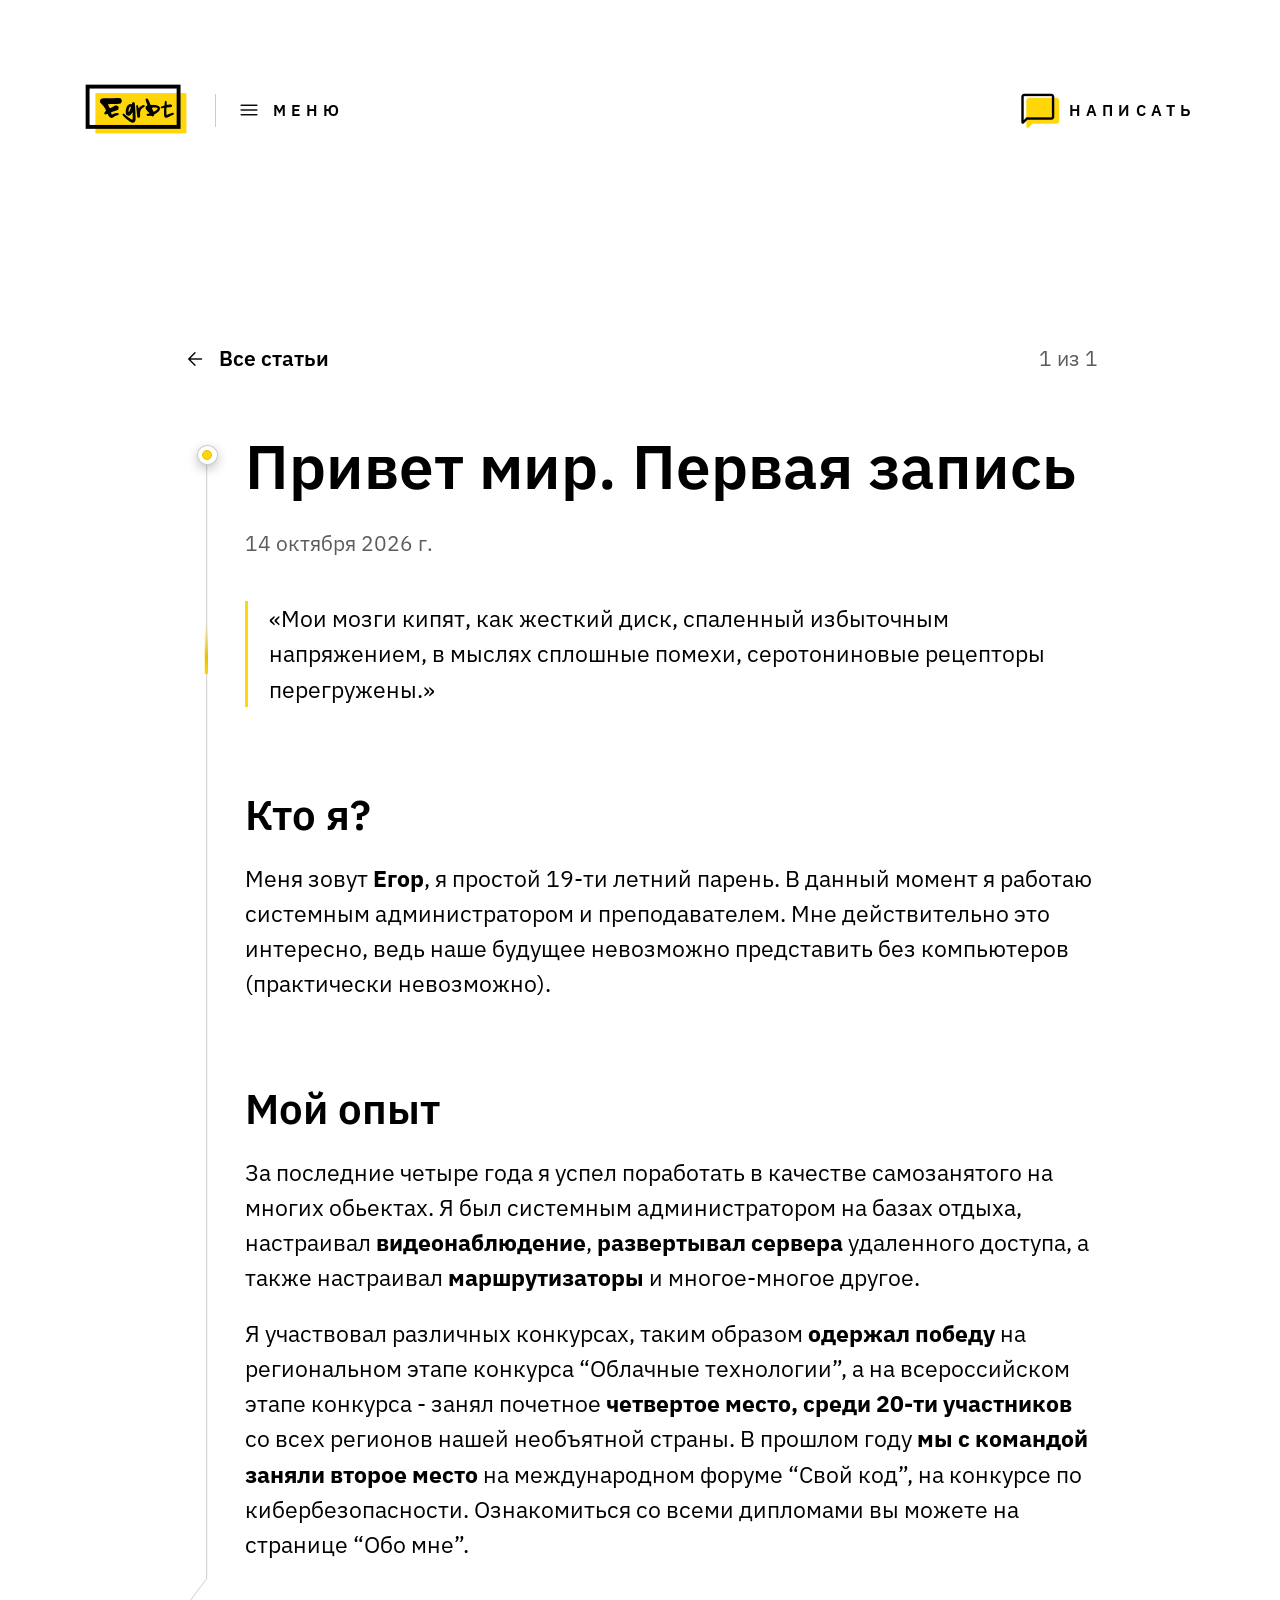
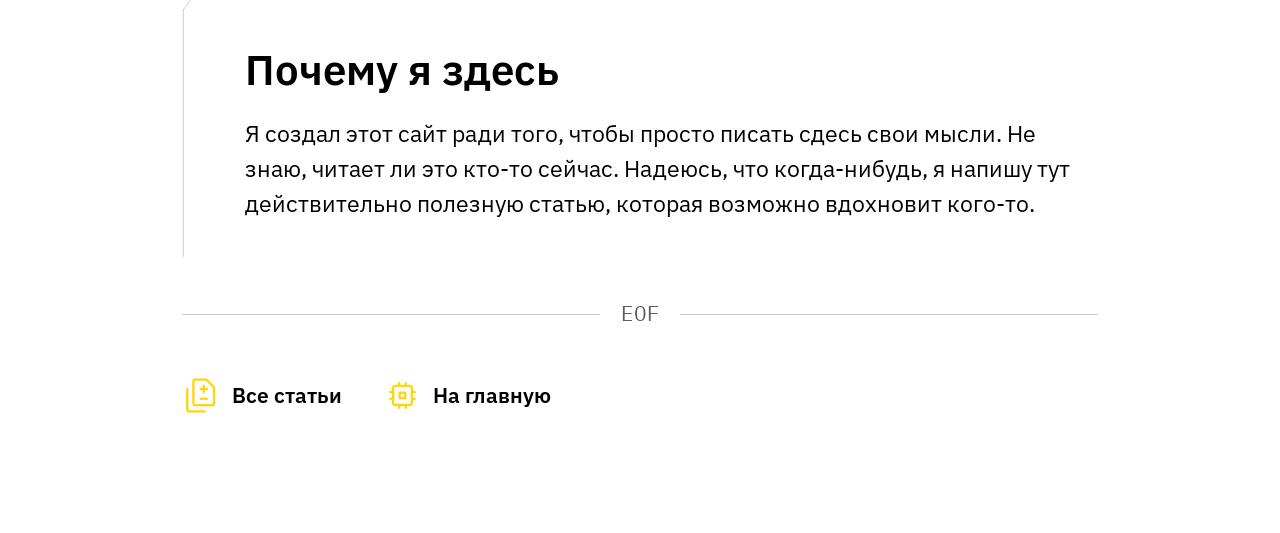
<file: articles/first-record/index.html>
<!DOCTYPE html><html lang="ru" data-astro-cid-5hce7sga> <head><meta charset="utf-8"><meta name="viewport" content="width=device-width, initial-scale=1"><title>Привет мир. Первая запись — Егор, частный IT-специалист</title><meta name="description" content="Who am i?"><link rel="icon" href="/favicon.svg" type="image/svg+xml"><link rel="preconnect" href="https://fonts.googleapis.com"><link rel="preconnect" href="https://fonts.gstatic.com" crossorigin><link rel="stylesheet" href="https://fonts.googleapis.com/css2?family=Material+Symbols+Rounded:opsz,wght,FILL,GRAD@20..48,100..700,0..1,-50..200&icon_names=arrow_back,arrow_forward,chat_bubble,close,difference,fingerprint,memory,menu,mode_fan,satellite_alt&display=block"><link rel="stylesheet" href="/_astro/_slug_.BImfpgXP.css">
<link rel="stylesheet" href="/_astro/_slug_.elwIMdXP.css">
<style>.dview{max-width:min(100vw - var(--space-4),var(--dview-max-w));max-height:calc(100dvh - var(--space-4));overflow:hidden;padding:var(--space-2);background:var(--bg);border:var(--frame-width) solid var(--fill-soft);border-radius:var(--dcard-radius)}.dview[open]{display:flex;flex-direction:column}html:has(.dview[open]),html:has(.dview[open]) .home,html:has(.dview[open]) .panel{overflow:hidden}.dview:focus,.dview:focus-visible{outline:none}.dview::backdrop{background:var(--backdrop)}.dview__bar{flex:none;display:flex;justify-content:flex-end;margin-bottom:var(--space-1)}.dview__close{display:grid;place-items:center;width:2.75rem;height:2.75rem;padding:0;color:var(--text);background:none;border:0;border-radius:var(--radius-control);cursor:pointer;touch-action:manipulation}@media(hover:hover){.dview__close:hover{background:var(--fill-soft)}}.dview__close:active{background:var(--frame)}.dview figure{display:flex;flex-direction:column;flex:1 1 auto;min-height:0;margin:0}.dview img{display:block;flex:1 1 auto;min-height:0;width:100%;object-fit:contain}.dview figcaption{flex:none;display:grid;gap:var(--space-1);max-width:var(--measure);margin:var(--space-2) auto 0;font-size:var(--size-small);text-align:center;text-wrap:balance}.dview__title{font-weight:600}.dview__issuer{color:var(--text-muted)}
</style></head> <body data-astro-cid-5hce7sga> <a class="skip" href="#main" data-astro-cid-5hce7sga>К содержимому</a> <header class="bar-top" data-astro-cid-dmqpwcec> <a class="logo" href="/" data-astro-cid-dmqpwcec> <span class="visually-hidden" data-astro-cid-dmqpwcec>На главную</span> <svg class="mark" viewBox="0 0 80 40" width="80" height="40" aria-hidden="true" data-astro-cid-dmqpwcec> <rect class="mark__fill" x="8" y="7" width="70" height="31" data-astro-cid-dmqpwcec></rect> <rect class="mark__line" x="2" y="2" width="70" height="31" data-astro-cid-dmqpwcec></rect> <g class="mark__word" transform="translate(11.24 27.69) scale(0.02335)" data-astro-cid-dmqpwcec><path d="M556 -724Q598 -728 612 -728Q660 -728 686.0 -713.0Q712 -698 724 -664Q732 -640 732 -625Q732 -594 703 -562Q690 -547 680.0 -542.0Q670 -537 641.0 -532.5Q612 -528 555.0 -527.0Q498 -526 398 -525Q381 -525 373 -525Q307 -524 291.5 -522.5Q276 -521 276 -515Q276 -502 305.0 -445.0Q334 -388 341 -388Q351 -388 393 -409Q443 -432 493 -466Q509 -477 537 -478H555Q595 -478 600 -463Q603 -454 617 -436Q627 -425 627 -418Q627 -413 623 -406Q616 -394 622 -377Q625 -370 625 -365Q625 -359 615 -349Q585 -317 504 -298Q399 -272 382 -255Q380 -253 380 -247Q380 -235 385.0 -216.0Q390 -197 396 -189Q399 -184 404 -184Q411 -184 446 -201Q515 -234 575 -234H587Q600 -233 618.0 -219.0Q636 -205 636 -195Q636 -184 621.5 -172.5Q607 -161 588 -159Q568 -156 530.0 -138.0Q492 -120 465 -101Q419 -68 384 -68Q327 -68 280 -168Q271 -188 265.5 -194.5Q260 -201 252 -201Q242 -201 212 -189Q194 -183 188.0 -183.0Q182 -183 175 -186Q153 -196 153 -219Q153 -249 187 -284Q213 -312 213 -316Q213 -332 155 -421Q122 -472 80 -512Q32 -560 21.5 -576.5Q11 -593 11 -622Q11 -674 41.5 -695.5Q72 -717 147 -717Q176 -717 192 -716Q244 -714 294 -714Q474 -714 556 -724ZM1084 -256Q1084 -259 1081 -259Q1079 -259 1079 -256Q1079 -254 1081 -254Q1084 -254 1084 -256ZM1009 -439Q996 -439 993 -430Q991 -424 980 -407Q969 -393 974 -393Q977 -393 974 -390Q973 -390 972 -389Q968 -386 964 -370Q963 -366 960.5 -352.0Q958 -338 956 -332Q952 -321 952 -302Q952 -291 953 -287Q955 -271 957.0 -268.5Q959 -266 966 -270Q974 -274 981.0 -292.0Q988 -310 992 -315Q1001 -328 1001 -336Q1001 -343 1007 -349Q1011 -353 1021.5 -385.5Q1032 -418 1032 -426Q1032 -433 1024.0 -436.0Q1016 -439 1009 -439ZM894 -161Q890 -161 882.5 -174.0Q875 -187 872 -187Q868 -187 867.5 -192.0Q867 -197 868.0 -202.5Q869 -208 867 -212Q861 -230 861 -278Q861 -330 867 -346Q873 -358 875 -373Q878 -391 895 -434Q905 -458 932.0 -486.5Q959 -515 979 -522Q993 -526 1004.0 -526.0Q1015 -526 1050 -521Q1061 -519 1061 -527Q1064 -570 1096 -587Q1107 -593 1117 -593Q1137 -593 1151 -572Q1163 -552 1163 -525V-510Q1163 -462 1167 -449Q1174 -420 1174 -393Q1174 -381 1172 -380Q1167 -377 1172 -363Q1174 -357 1178.5 -297.0Q1183 -237 1183 -202Q1183 -176 1180 -176Q1175 -176 1180 -172Q1186 -169 1186 -63Q1186 -10 1183 -4Q1180 1 1178.0 16.0Q1176 31 1169 38Q1161 48 1161.0 53.0Q1161 58 1152.0 65.5Q1143 73 1139 72H1138Q1135 72 1123.5 81.5Q1112 91 1108 91Q1105 91 1105 86Q1105 80 1098 85Q1092 89 1087 89Q1080 89 1056 81Q1038 76 1038 71Q1038 67 1032.5 68.5Q1027 70 1027 65Q1027 59 1024 62H1023Q1020 62 1009.5 57.0Q999 52 990.0 47.0Q981 42 981 43Q981 48 970 33Q959 20 955 20Q950 20 926.0 -4.0Q902 -28 892 -28Q891 -28 889.5 -27.5Q888 -27 887 -27Q883 -27 883 -35Q883 -42 878.0 -42.0Q873 -42 848 -65Q824 -89 820.0 -89.0Q816 -89 816 -96Q816 -104 811 -104Q805 -104 795.0 -113.5Q785 -123 785 -128Q785 -135 779 -135Q775 -135 777.0 -140.0Q779 -145 775 -145Q770 -145 762.0 -163.5Q754 -182 754.0 -192.0Q754 -202 765 -202Q771 -202 772.5 -204.5Q774 -207 773.0 -209.5Q772 -212 775.0 -214.0Q778 -216 786 -215Q798 -214 813.5 -201.5Q829 -189 888 -132Q900 -120 906 -120Q909 -120 919 -108Q929 -98 929 -101Q929 -102 933.0 -100.0Q937 -98 943.0 -93.5Q949 -89 956 -84Q982 -63 989 -63Q994 -63 1002.5 -52.5Q1011 -42 1015 -42Q1022 -42 1022.0 -38.0Q1022 -34 1044 -23Q1059 -16 1069 -16Q1075 -16 1079.0 -18.5Q1083 -21 1085.0 -27.5Q1087 -34 1087.5 -39.5Q1088 -45 1089.0 -55.5Q1090 -66 1091 -72Q1094 -99 1090 -99Q1083 -99 1087 -106Q1091 -120 1091 -140Q1091 -153 1089 -154Q1084 -157 1087 -168Q1090 -183 1090 -210Q1090 -236 1087 -242Q1083 -249 1075.5 -248.0Q1068 -247 1068 -240Q1068 -230 1056 -215Q1043 -198 1043 -193Q1043 -187 1039 -187Q1037 -187 1012 -166Q989 -147 973 -143Q961 -141 953 -141Q915 -141 906 -153Q901 -161 894 -161ZM1450 -419Q1446 -419 1422.0 -400.5Q1398 -382 1395 -382Q1390 -382 1390.0 -377.0Q1390 -372 1380 -362Q1376 -358 1366.5 -343.0Q1357 -328 1350.0 -314.0Q1343 -300 1345 -300Q1348 -300 1341 -280Q1333 -258 1333 -245Q1333 -241 1333.0 -233.0Q1333 -225 1332 -223Q1332 -219 1334 -165V-149Q1334 -114 1328 -107Q1322 -99 1326 -99Q1330 -99 1317 -86Q1305 -72 1283 -72Q1271 -72 1264 -78Q1245 -92 1241.0 -102.5Q1237 -113 1233 -161Q1231 -184 1230 -184Q1217 -327 1217 -336Q1217 -340 1212.5 -389.0Q1208 -438 1208 -458Q1208 -470 1209 -474Q1212 -484 1217 -488Q1225 -496 1231 -496Q1235 -496 1245 -491Q1253 -487 1264.0 -460.5Q1275 -434 1278 -411Q1281 -389 1286 -389Q1290 -389 1299 -399Q1311 -413 1314.0 -410.0Q1317 -407 1317 -412Q1317 -419 1343.0 -442.0Q1369 -465 1377 -465Q1384 -465 1389 -472Q1394 -478 1423 -488Q1437 -493 1448 -493Q1453 -493 1458.0 -491.5Q1463 -490 1468.5 -487.0Q1474 -484 1479 -483Q1484 -483 1488 -468Q1490 -460 1490 -459Q1490 -451 1474 -436Q1455 -419 1450 -419ZM1852 -408Q1844 -414 1802 -414Q1776 -414 1762 -413Q1727 -408 1725 -403Q1725 -401 1726.0 -394.0Q1727 -387 1728 -381Q1728 -367 1731 -367Q1735 -367 1758 -310Q1765 -296 1766 -281Q1767 -276 1776.0 -276.0Q1785 -276 1797.5 -280.0Q1810 -284 1813 -287Q1823 -295 1828 -295Q1834 -295 1844 -305Q1855 -316 1855 -313Q1855 -312 1860.0 -316.0Q1865 -320 1875 -329Q1896 -350 1896 -355Q1896 -362 1901 -359Q1903 -358 1905.0 -361.0Q1907 -364 1909 -370Q1910 -372 1910 -376Q1910 -387 1899.5 -395.0Q1889 -403 1873.0 -403.0Q1857 -403 1852 -408ZM1514 -693Q1520 -705 1551 -705Q1575 -705 1583 -697Q1588 -692 1608.0 -657.0Q1628 -622 1636 -604Q1658 -554 1669 -521Q1675 -502 1683 -499Q1695 -495 1718 -495Q1725 -495 1726 -496Q1733 -498 1742.5 -498.0Q1752 -498 1752 -495Q1752 -490 1761 -495Q1769 -499 1783 -499Q1795 -499 1795 -496L1820 -494Q1845 -493 1873.5 -488.5Q1902 -484 1909 -477Q1917 -470 1921 -471H1922Q1929 -471 1950.5 -453.5Q1972 -436 1973 -431Q1973 -427 1980.5 -421.5Q1988 -416 1987 -410Q1985 -400 1988 -395Q1992 -387 1992 -381Q1992 -364 1971 -324Q1951 -285 1942 -280Q1934 -276 1923 -265Q1917 -259 1892.0 -242.0Q1867 -225 1862 -220Q1858 -216 1842.0 -209.0Q1826 -202 1814.0 -194.5Q1802 -187 1802 -180Q1802 -178 1802.5 -176.0Q1803 -174 1803 -172Q1803 -152 1776 -130Q1762 -119 1745 -119Q1731 -119 1720 -128Q1711 -138 1707.0 -134.0Q1703 -130 1696 -136Q1689 -141 1670 -141Q1653 -141 1646 -137Q1638 -132 1612 -132Q1595 -132 1594 -135Q1591 -140 1584 -137H1583Q1576 -137 1560.5 -152.0Q1545 -167 1545 -174Q1545 -178 1561 -194Q1576 -209 1585 -204Q1587 -202 1600 -202Q1636 -202 1642 -210Q1643 -211 1643 -213Q1643 -221 1632.0 -236.5Q1621 -252 1612 -257Q1608 -259 1604.5 -261.0Q1601 -263 1599.5 -265.0Q1598 -267 1599 -268Q1601 -270 1582 -290Q1547 -326 1536.5 -340.5Q1526 -355 1516 -385Q1514 -393 1514 -399Q1514 -414 1520 -422Q1525 -426 1521 -430Q1518 -433 1525 -442Q1532 -449 1527 -449H1526Q1526 -450 1546.5 -461.0Q1567 -472 1567 -475Q1567 -476 1566 -476Q1558 -476 1565 -479Q1571 -481 1571 -488Q1571 -498 1561.5 -525.5Q1552 -553 1549 -553Q1545 -553 1545 -565Q1545 -579 1539 -585Q1532 -592 1525 -626Q1518 -659 1514 -663Q1512 -664 1512.0 -670.5Q1512 -677 1513.0 -684.5Q1514 -692 1514 -693ZM2168 -631Q2167 -633 2170.5 -633.5Q2174 -634 2180 -633Q2200 -629 2205.0 -616.5Q2210 -604 2210 -557V-498L2236 -500Q2263 -502 2267 -506Q2278 -515 2330 -515Q2348 -515 2349 -512Q2353 -506 2361 -506Q2375 -506 2389 -475Q2393 -465 2380 -446Q2369 -431 2368 -431Q2368 -435 2360 -429Q2353 -424 2324 -424H2312H2305Q2221 -424 2206 -409Q2200 -403 2200 -274Q2200 -192 2204 -180Q2207 -168 2216 -168Q2226 -168 2267 -187Q2347 -223 2358 -223Q2368 -223 2368.0 -227.0Q2368 -231 2374 -231Q2378 -231 2404 -235Q2418 -237 2420 -237Q2429 -237 2441 -221Q2456 -203 2450 -199Q2446 -196 2446 -190Q2446 -185 2420.5 -170.5Q2395 -156 2386 -156Q2381 -156 2345.0 -137.5Q2309 -119 2306 -115Q2302 -110 2254.5 -90.0Q2207 -70 2199 -70H2198Q2196 -72 2177 -76Q2156 -80 2141.0 -101.0Q2126 -122 2122 -153Q2120 -175 2120 -221Q2120 -294 2124 -356Q2126 -380 2126 -384Q2126 -400 2117 -400Q2111 -400 2102 -397Q2097 -395 2059 -390Q2043 -388 2041 -388Q2029 -388 2022 -395Q2013 -404 2013 -415Q2013 -440 2044 -447Q2062 -451 2066 -455Q2073 -461 2117 -469Q2133 -472 2136.0 -482.0Q2139 -492 2141 -545Q2143 -577 2147 -581Q2153 -589 2151 -592Q2148 -612 2154 -618Q2157 -615 2163.5 -621.0Q2170 -627 2168 -631Z" data-astro-cid-dmqpwcec></path></g> </svg> </a> <span class="rule" aria-hidden="true" data-astro-cid-dmqpwcec></span> <button class="caps menu-open" type="button" commandfor="main-menu" command="show-modal" aria-haspopup="dialog" data-menu-open data-astro-cid-dmqpwcec> <span class="material-symbols-rounded" style="font-size:1.25rem;font-variation-settings:'FILL' 0,'wght' 300,'GRAD' 0,'opsz' 20" aria-hidden="true">menu</span> <span data-astro-cid-dmqpwcec>Меню</span> </button> <a class="caps hire" href="/#contacts" data-astro-cid-dmqpwcec> <span class="hire__icon" data-astro-cid-dmqpwcec> <span class="hire__fill" data-astro-cid-dmqpwcec><span class="material-symbols-rounded" style="font-size:2rem;font-variation-settings:'FILL' 1,'wght' 300,'GRAD' 0,'opsz' 32" aria-hidden="true">chat_bubble</span></span> <span class="material-symbols-rounded" style="font-size:2rem;font-variation-settings:'FILL' 0,'wght' 300,'GRAD' 0,'opsz' 32" aria-hidden="true">chat_bubble</span> </span> <span data-astro-cid-dmqpwcec>Написать</span> </a> </header> <dialog id="main-menu" class="menu" aria-label="Меню" data-astro-cid-dmqpwcec> <div class="bar-top bar-top--menu" data-astro-cid-dmqpwcec> <a class="logo" href="/" data-astro-cid-dmqpwcec> <span class="visually-hidden" data-astro-cid-dmqpwcec>На главную</span> <svg class="mark" viewBox="0 0 80 40" width="80" height="40" aria-hidden="true" data-astro-cid-dmqpwcec> <rect class="mark__fill" x="8" y="7" width="70" height="31" data-astro-cid-dmqpwcec></rect> <rect class="mark__line" x="2" y="2" width="70" height="31" data-astro-cid-dmqpwcec></rect> <g class="mark__word" transform="translate(11.24 27.69) scale(0.02335)" data-astro-cid-dmqpwcec><path d="M556 -724Q598 -728 612 -728Q660 -728 686.0 -713.0Q712 -698 724 -664Q732 -640 732 -625Q732 -594 703 -562Q690 -547 680.0 -542.0Q670 -537 641.0 -532.5Q612 -528 555.0 -527.0Q498 -526 398 -525Q381 -525 373 -525Q307 -524 291.5 -522.5Q276 -521 276 -515Q276 -502 305.0 -445.0Q334 -388 341 -388Q351 -388 393 -409Q443 -432 493 -466Q509 -477 537 -478H555Q595 -478 600 -463Q603 -454 617 -436Q627 -425 627 -418Q627 -413 623 -406Q616 -394 622 -377Q625 -370 625 -365Q625 -359 615 -349Q585 -317 504 -298Q399 -272 382 -255Q380 -253 380 -247Q380 -235 385.0 -216.0Q390 -197 396 -189Q399 -184 404 -184Q411 -184 446 -201Q515 -234 575 -234H587Q600 -233 618.0 -219.0Q636 -205 636 -195Q636 -184 621.5 -172.5Q607 -161 588 -159Q568 -156 530.0 -138.0Q492 -120 465 -101Q419 -68 384 -68Q327 -68 280 -168Q271 -188 265.5 -194.5Q260 -201 252 -201Q242 -201 212 -189Q194 -183 188.0 -183.0Q182 -183 175 -186Q153 -196 153 -219Q153 -249 187 -284Q213 -312 213 -316Q213 -332 155 -421Q122 -472 80 -512Q32 -560 21.5 -576.5Q11 -593 11 -622Q11 -674 41.5 -695.5Q72 -717 147 -717Q176 -717 192 -716Q244 -714 294 -714Q474 -714 556 -724ZM1084 -256Q1084 -259 1081 -259Q1079 -259 1079 -256Q1079 -254 1081 -254Q1084 -254 1084 -256ZM1009 -439Q996 -439 993 -430Q991 -424 980 -407Q969 -393 974 -393Q977 -393 974 -390Q973 -390 972 -389Q968 -386 964 -370Q963 -366 960.5 -352.0Q958 -338 956 -332Q952 -321 952 -302Q952 -291 953 -287Q955 -271 957.0 -268.5Q959 -266 966 -270Q974 -274 981.0 -292.0Q988 -310 992 -315Q1001 -328 1001 -336Q1001 -343 1007 -349Q1011 -353 1021.5 -385.5Q1032 -418 1032 -426Q1032 -433 1024.0 -436.0Q1016 -439 1009 -439ZM894 -161Q890 -161 882.5 -174.0Q875 -187 872 -187Q868 -187 867.5 -192.0Q867 -197 868.0 -202.5Q869 -208 867 -212Q861 -230 861 -278Q861 -330 867 -346Q873 -358 875 -373Q878 -391 895 -434Q905 -458 932.0 -486.5Q959 -515 979 -522Q993 -526 1004.0 -526.0Q1015 -526 1050 -521Q1061 -519 1061 -527Q1064 -570 1096 -587Q1107 -593 1117 -593Q1137 -593 1151 -572Q1163 -552 1163 -525V-510Q1163 -462 1167 -449Q1174 -420 1174 -393Q1174 -381 1172 -380Q1167 -377 1172 -363Q1174 -357 1178.5 -297.0Q1183 -237 1183 -202Q1183 -176 1180 -176Q1175 -176 1180 -172Q1186 -169 1186 -63Q1186 -10 1183 -4Q1180 1 1178.0 16.0Q1176 31 1169 38Q1161 48 1161.0 53.0Q1161 58 1152.0 65.5Q1143 73 1139 72H1138Q1135 72 1123.5 81.5Q1112 91 1108 91Q1105 91 1105 86Q1105 80 1098 85Q1092 89 1087 89Q1080 89 1056 81Q1038 76 1038 71Q1038 67 1032.5 68.5Q1027 70 1027 65Q1027 59 1024 62H1023Q1020 62 1009.5 57.0Q999 52 990.0 47.0Q981 42 981 43Q981 48 970 33Q959 20 955 20Q950 20 926.0 -4.0Q902 -28 892 -28Q891 -28 889.5 -27.5Q888 -27 887 -27Q883 -27 883 -35Q883 -42 878.0 -42.0Q873 -42 848 -65Q824 -89 820.0 -89.0Q816 -89 816 -96Q816 -104 811 -104Q805 -104 795.0 -113.5Q785 -123 785 -128Q785 -135 779 -135Q775 -135 777.0 -140.0Q779 -145 775 -145Q770 -145 762.0 -163.5Q754 -182 754.0 -192.0Q754 -202 765 -202Q771 -202 772.5 -204.5Q774 -207 773.0 -209.5Q772 -212 775.0 -214.0Q778 -216 786 -215Q798 -214 813.5 -201.5Q829 -189 888 -132Q900 -120 906 -120Q909 -120 919 -108Q929 -98 929 -101Q929 -102 933.0 -100.0Q937 -98 943.0 -93.5Q949 -89 956 -84Q982 -63 989 -63Q994 -63 1002.5 -52.5Q1011 -42 1015 -42Q1022 -42 1022.0 -38.0Q1022 -34 1044 -23Q1059 -16 1069 -16Q1075 -16 1079.0 -18.5Q1083 -21 1085.0 -27.5Q1087 -34 1087.5 -39.5Q1088 -45 1089.0 -55.5Q1090 -66 1091 -72Q1094 -99 1090 -99Q1083 -99 1087 -106Q1091 -120 1091 -140Q1091 -153 1089 -154Q1084 -157 1087 -168Q1090 -183 1090 -210Q1090 -236 1087 -242Q1083 -249 1075.5 -248.0Q1068 -247 1068 -240Q1068 -230 1056 -215Q1043 -198 1043 -193Q1043 -187 1039 -187Q1037 -187 1012 -166Q989 -147 973 -143Q961 -141 953 -141Q915 -141 906 -153Q901 -161 894 -161ZM1450 -419Q1446 -419 1422.0 -400.5Q1398 -382 1395 -382Q1390 -382 1390.0 -377.0Q1390 -372 1380 -362Q1376 -358 1366.5 -343.0Q1357 -328 1350.0 -314.0Q1343 -300 1345 -300Q1348 -300 1341 -280Q1333 -258 1333 -245Q1333 -241 1333.0 -233.0Q1333 -225 1332 -223Q1332 -219 1334 -165V-149Q1334 -114 1328 -107Q1322 -99 1326 -99Q1330 -99 1317 -86Q1305 -72 1283 -72Q1271 -72 1264 -78Q1245 -92 1241.0 -102.5Q1237 -113 1233 -161Q1231 -184 1230 -184Q1217 -327 1217 -336Q1217 -340 1212.5 -389.0Q1208 -438 1208 -458Q1208 -470 1209 -474Q1212 -484 1217 -488Q1225 -496 1231 -496Q1235 -496 1245 -491Q1253 -487 1264.0 -460.5Q1275 -434 1278 -411Q1281 -389 1286 -389Q1290 -389 1299 -399Q1311 -413 1314.0 -410.0Q1317 -407 1317 -412Q1317 -419 1343.0 -442.0Q1369 -465 1377 -465Q1384 -465 1389 -472Q1394 -478 1423 -488Q1437 -493 1448 -493Q1453 -493 1458.0 -491.5Q1463 -490 1468.5 -487.0Q1474 -484 1479 -483Q1484 -483 1488 -468Q1490 -460 1490 -459Q1490 -451 1474 -436Q1455 -419 1450 -419ZM1852 -408Q1844 -414 1802 -414Q1776 -414 1762 -413Q1727 -408 1725 -403Q1725 -401 1726.0 -394.0Q1727 -387 1728 -381Q1728 -367 1731 -367Q1735 -367 1758 -310Q1765 -296 1766 -281Q1767 -276 1776.0 -276.0Q1785 -276 1797.5 -280.0Q1810 -284 1813 -287Q1823 -295 1828 -295Q1834 -295 1844 -305Q1855 -316 1855 -313Q1855 -312 1860.0 -316.0Q1865 -320 1875 -329Q1896 -350 1896 -355Q1896 -362 1901 -359Q1903 -358 1905.0 -361.0Q1907 -364 1909 -370Q1910 -372 1910 -376Q1910 -387 1899.5 -395.0Q1889 -403 1873.0 -403.0Q1857 -403 1852 -408ZM1514 -693Q1520 -705 1551 -705Q1575 -705 1583 -697Q1588 -692 1608.0 -657.0Q1628 -622 1636 -604Q1658 -554 1669 -521Q1675 -502 1683 -499Q1695 -495 1718 -495Q1725 -495 1726 -496Q1733 -498 1742.5 -498.0Q1752 -498 1752 -495Q1752 -490 1761 -495Q1769 -499 1783 -499Q1795 -499 1795 -496L1820 -494Q1845 -493 1873.5 -488.5Q1902 -484 1909 -477Q1917 -470 1921 -471H1922Q1929 -471 1950.5 -453.5Q1972 -436 1973 -431Q1973 -427 1980.5 -421.5Q1988 -416 1987 -410Q1985 -400 1988 -395Q1992 -387 1992 -381Q1992 -364 1971 -324Q1951 -285 1942 -280Q1934 -276 1923 -265Q1917 -259 1892.0 -242.0Q1867 -225 1862 -220Q1858 -216 1842.0 -209.0Q1826 -202 1814.0 -194.5Q1802 -187 1802 -180Q1802 -178 1802.5 -176.0Q1803 -174 1803 -172Q1803 -152 1776 -130Q1762 -119 1745 -119Q1731 -119 1720 -128Q1711 -138 1707.0 -134.0Q1703 -130 1696 -136Q1689 -141 1670 -141Q1653 -141 1646 -137Q1638 -132 1612 -132Q1595 -132 1594 -135Q1591 -140 1584 -137H1583Q1576 -137 1560.5 -152.0Q1545 -167 1545 -174Q1545 -178 1561 -194Q1576 -209 1585 -204Q1587 -202 1600 -202Q1636 -202 1642 -210Q1643 -211 1643 -213Q1643 -221 1632.0 -236.5Q1621 -252 1612 -257Q1608 -259 1604.5 -261.0Q1601 -263 1599.5 -265.0Q1598 -267 1599 -268Q1601 -270 1582 -290Q1547 -326 1536.5 -340.5Q1526 -355 1516 -385Q1514 -393 1514 -399Q1514 -414 1520 -422Q1525 -426 1521 -430Q1518 -433 1525 -442Q1532 -449 1527 -449H1526Q1526 -450 1546.5 -461.0Q1567 -472 1567 -475Q1567 -476 1566 -476Q1558 -476 1565 -479Q1571 -481 1571 -488Q1571 -498 1561.5 -525.5Q1552 -553 1549 -553Q1545 -553 1545 -565Q1545 -579 1539 -585Q1532 -592 1525 -626Q1518 -659 1514 -663Q1512 -664 1512.0 -670.5Q1512 -677 1513.0 -684.5Q1514 -692 1514 -693ZM2168 -631Q2167 -633 2170.5 -633.5Q2174 -634 2180 -633Q2200 -629 2205.0 -616.5Q2210 -604 2210 -557V-498L2236 -500Q2263 -502 2267 -506Q2278 -515 2330 -515Q2348 -515 2349 -512Q2353 -506 2361 -506Q2375 -506 2389 -475Q2393 -465 2380 -446Q2369 -431 2368 -431Q2368 -435 2360 -429Q2353 -424 2324 -424H2312H2305Q2221 -424 2206 -409Q2200 -403 2200 -274Q2200 -192 2204 -180Q2207 -168 2216 -168Q2226 -168 2267 -187Q2347 -223 2358 -223Q2368 -223 2368.0 -227.0Q2368 -231 2374 -231Q2378 -231 2404 -235Q2418 -237 2420 -237Q2429 -237 2441 -221Q2456 -203 2450 -199Q2446 -196 2446 -190Q2446 -185 2420.5 -170.5Q2395 -156 2386 -156Q2381 -156 2345.0 -137.5Q2309 -119 2306 -115Q2302 -110 2254.5 -90.0Q2207 -70 2199 -70H2198Q2196 -72 2177 -76Q2156 -80 2141.0 -101.0Q2126 -122 2122 -153Q2120 -175 2120 -221Q2120 -294 2124 -356Q2126 -380 2126 -384Q2126 -400 2117 -400Q2111 -400 2102 -397Q2097 -395 2059 -390Q2043 -388 2041 -388Q2029 -388 2022 -395Q2013 -404 2013 -415Q2013 -440 2044 -447Q2062 -451 2066 -455Q2073 -461 2117 -469Q2133 -472 2136.0 -482.0Q2139 -492 2141 -545Q2143 -577 2147 -581Q2153 -589 2151 -592Q2148 -612 2154 -618Q2157 -615 2163.5 -621.0Q2170 -627 2168 -631Z" data-astro-cid-dmqpwcec></path></g> </svg> </a> <span class="rule" aria-hidden="true" data-astro-cid-dmqpwcec></span> <form method="dialog" data-astro-cid-dmqpwcec> <button class="caps" type="submit" autofocus data-astro-cid-dmqpwcec> <span class="material-symbols-rounded" style="font-size:1.25rem;font-variation-settings:'FILL' 0,'wght' 300,'GRAD' 0,'opsz' 20" aria-hidden="true">close</span> <span data-astro-cid-dmqpwcec>Закрыть</span> </button> </form> </div> <nav class="menu__inner" aria-label="Основная навигация" data-astro-cid-dmqpwcec> <ul class="menu__links" data-astro-cid-dmqpwcec> <li data-astro-cid-dmqpwcec> <a href="/" data-astro-cid-dmqpwcec> Главная </a> </li><li data-astro-cid-dmqpwcec> <a href="/#about" data-astro-cid-dmqpwcec> Достижения </a> </li><li data-astro-cid-dmqpwcec> <a href="/#articles" data-astro-cid-dmqpwcec> Статьи </a> </li><li data-astro-cid-dmqpwcec> <a href="/#contacts" data-astro-cid-dmqpwcec> Контакты </a> </li> </ul> <ul class="clinks" data-astro-cid-tusdoayx> <li data-astro-cid-tusdoayx> <a class="clink" href="mailto:batanov_08zaza@mail.ru" data-astro-cid-tusdoayx> <span class="clink__icon" data-astro-cid-tusdoayx> <svg viewBox="0 0 24 24" width="30" height="30" aria-hidden="true" data-astro-cid-tusdoayx> <mask id="menu-clink-at" data-astro-cid-tusdoayx> <circle cx="12" cy="12" r="12" fill="#fff" data-astro-cid-tusdoayx></circle> <g transform="translate(12 12) scale(.62) translate(-12 -12)" fill="none" stroke="#000" stroke-width="2" stroke-linecap="round" stroke-linejoin="round" data-astro-cid-tusdoayx> <path d="M12 12m-4 0a4 4 0 1 0 8 0a4 4 0 1 0 -8 0" data-astro-cid-tusdoayx></path> <path d="M16 12v1.5a2.5 2.5 0 0 0 5 0v-1.5a9 9 0 1 0 -5.5 8.28" data-astro-cid-tusdoayx></path> </g> </mask> <circle cx="12" cy="12" r="12" fill="currentColor" mask="url(#menu-clink-at)" data-astro-cid-tusdoayx></circle> </svg> </span> <span class="clink__text" data-astro-cid-tusdoayx> <span class="visually-hidden" data-astro-cid-tusdoayx>Почта</span> <span class="clink__value" data-astro-cid-tusdoayx>batanov_08zaza@mail.ru</span> </span> </a> </li> <li data-astro-cid-tusdoayx> <a class="clink" href="https://t.me/egrbt" target="_blank" rel="noopener" data-astro-cid-tusdoayx> <span class="clink__icon" data-astro-cid-tusdoayx> <svg viewBox="0 0 24 24" width="30" height="30" fill="currentColor" aria-hidden="true" data-astro-cid-tusdoayx><path d="M11.944 0A12 12 0 0 0 0 12a12 12 0 0 0 12 12 12 12 0 0 0 12-12A12 12 0 0 0 12 0a12 12 0 0 0-.056 0zm4.962 7.224c.1-.002.321.023.465.14a.506.506 0 0 1 .171.325c.016.093.036.306.02.472-.18 1.898-.962 6.502-1.36 8.627-.168.9-.499 1.201-.82 1.23-.696.065-1.225-.46-1.9-.902-1.056-.693-1.653-1.124-2.678-1.8-1.185-.78-.417-1.21.258-1.91.177-.184 3.247-2.977 3.307-3.23.007-.032.014-.15-.056-.212s-.174-.041-.249-.024c-.106.024-1.793 1.14-5.061 3.345-.48.33-.913.49-1.302.48-.428-.008-1.252-.241-1.865-.44-.752-.245-1.349-.374-1.297-.789.027-.216.325-.437.893-.663 3.498-1.524 5.83-2.529 6.998-3.014 3.332-1.386 4.025-1.627 4.476-1.635z" data-astro-cid-tusdoayx></path></svg> </span> <span class="clink__text" data-astro-cid-tusdoayx> <span class="visually-hidden" data-astro-cid-tusdoayx>Telegram</span> <span class="clink__value" data-astro-cid-tusdoayx>@egrbt</span> </span> <span class="visually-hidden" data-astro-cid-tusdoayx>(откроется в новой вкладке)</span> </a> </li> </ul>  </nav> </dialog> <script type="module">const n=document.getElementById("main-menu"),r=document.querySelector("[data-menu-open]");n&&r&&!("commandForElement"in HTMLButtonElement.prototype)&&r.addEventListener("click",()=>n.showModal());const e=document.querySelector("[data-hscroll]");if(e)for(const o of document.querySelectorAll(".hire, .menu__links a"))o.addEventListener("click",a=>{const t=new URL(o.href);if(t.pathname!==location.pathname)return;const l=t.hash?e.querySelector(t.hash):e.firstElementChild;l instanceof HTMLElement&&(a.preventDefault(),n?.close(),e.scrollTo({left:l.offsetLeft,behavior:"instant"}))});</script>  <main id="main" tabindex="-1" class="main main--page main--level" data-astro-cid-5hce7sga>  <nav class="atop" aria-label="Статьи" data-astro-cid-c7vabzjd> <a class="atop__back" href="/#articles" data-arts-from="first-record" data-astro-cid-c7vabzjd> <span class="material-symbols-rounded" style="font-size:1.25rem;font-variation-settings:'FILL' 0,'wght' 300,'GRAD' 0,'opsz' 20" aria-hidden="true">arrow_back</span> <span data-astro-cid-c7vabzjd>Все статьи</span> </a> <span class="atop__pos tabular" data-astro-cid-c7vabzjd>1 из 1</span> </nav> <div class="tbeam" data-tbeam data-astro-cid-l7w3mgqh> <div class="tbeam__rail" aria-hidden="true" data-astro-cid-l7w3mgqh> <div class="tbeam__dot" data-astro-cid-l7w3mgqh><div class="tbeam__core" data-astro-cid-l7w3mgqh></div></div> <svg class="tbeam__svg" width="20" height="0" viewBox="0 0 20 0" data-tbeam-svg data-astro-cid-l7w3mgqh> <path class="tbeam__track" fill="none" data-tbeam-path data-astro-cid-l7w3mgqh></path> <path class="tbeam__beam" fill="none" stroke="url(#tbeam-2wl40w)" data-tbeam-path data-astro-cid-l7w3mgqh></path> <defs data-astro-cid-l7w3mgqh> <linearGradient id="tbeam-2wl40w" gradientUnits="userSpaceOnUse" x1="0" x2="0" y1="50" y2="50" data-tbeam-grad data-astro-cid-l7w3mgqh> <stop class="tbeam__stop tbeam__stop--clear" data-astro-cid-l7w3mgqh></stop> <stop class="tbeam__stop" data-astro-cid-l7w3mgqh></stop> <stop class="tbeam__stop tbeam__stop--deep" offset="0.325" data-astro-cid-l7w3mgqh></stop> <stop class="tbeam__stop tbeam__stop--clear" offset="1" data-astro-cid-l7w3mgqh></stop> </linearGradient> </defs> </svg> </div> <div class="tbeam__content" data-tbeam-content data-astro-cid-l7w3mgqh>  <article class="prose" data-astro-cid-c7vabzjd> <header data-astro-cid-c7vabzjd> <h1 data-astro-cid-c7vabzjd>Привет мир. Первая запись</h1> <small data-astro-cid-c7vabzjd><time datetime="2026-10-14T00:00:00.000Z" data-astro-cid-c7vabzjd>14 октября 2026 г.</time></small> </header> <blockquote>
<p>«Мои мозги кипят, как жесткий диск, спаленный избыточным напряжением, в мыслях сплошные помехи, серотониновые рецепторы перегружены.»</p>
</blockquote>
<h2 id="кто-я">Кто я?</h2>
<p>Меня зовут <strong>Егор</strong>, я простой 19-ти летний парень. В данный момент я работаю системным администратором и преподавателем. Мне действительно это интересно, ведь наше будущее невозможно представить без компьютеров (практически невозможно).</p>
<h2 id="мой-опыт">Мой опыт</h2>
<p>За последние четыре года я успел поработать в качестве самозанятого на многих обьектах. Я был системным администратором на базах отдыха, настраивал <strong>видеонаблюдение</strong>, <strong>развертывал сервера</strong> удаленного доступа, а также настраивал <strong>маршрутизаторы</strong> и многое-многое другое.</p>
<p>Я участвовал различных конкурсах, таким образом <strong>одержал победу</strong> на региональном этапе конкурса “Облачные технологии”, а на всероссийском этапе конкурса - занял почетное <strong>четвертое место, среди 20-ти участников</strong> со всех регионов нашей необъятной страны. В прошлом году <strong>мы с командой заняли второе место</strong> на международном форуме “Свой код”, на конкурсе по кибербезопасности. Ознакомиться со всеми дипломами вы можете на странице “Обо мне”.</p>
<h2 id="почему-я-здесь">Почему я здесь</h2>
<p>Я создал этот сайт ради того, чтобы просто писать сдесь свои мысли. Не знаю, читает ли это кто-то сейчас. Надеюсь, что когда-нибудь, я напишу тут действительно полезную статью, которая возможно вдохновит кого-то.</p> </article>  </div> </div> <script type="module">const v=(t,o)=>{for(let r=o;r>0;r-=.004){const n=Math.min(r,.004);t.v+=(-500*(t.x-t.to)-90*t.v)*n,t.x+=t.v*n}return Math.abs(t.v)<.1&&Math.abs(t.x-t.to)<.01?(t.x=t.to,t.v=0,!1):!0},S=t=>Math.min(1,Math.max(0,t)),x=(t,o,r,n,i)=>n+(i-n)*S((t-o)/(r-o)),A=matchMedia("(prefers-reduced-motion: reduce)");for(const t of document.querySelectorAll("[data-tbeam]")){const o=t.querySelector("[data-tbeam-svg]"),r=t.querySelectorAll("[data-tbeam-path]"),n=t.querySelector("[data-tbeam-grad]"),i=t.querySelector("[data-tbeam-content]");let s=0;const c={x:50,v:0,to:50},a={x:50,v:0,to:50};let u=0,d=0;const y=()=>{const e=t.getBoundingClientRect();return e.height?S(-e.top/e.height):0},g=()=>{n.setAttribute("y1",String(c.x)),n.setAttribute("y2",String(a.x))},p=e=>{const l=Math.min(.064,(e-d)/1e3);d=e;const h=v(c,l),m=v(a,l);g(),u=h||m?requestAnimationFrame(p):0},b=()=>{const e=y();if(t.classList.toggle("is-scrolled",e>0),c.to=x(e,0,.8,50,s),a.to=x(e,0,1,50,s-200),A.matches){c.x=c.to,a.x=a.to,g();return}u||(d=performance.now(),u=requestAnimationFrame(p))},f=()=>{const e=i.offsetHeight,l=o.getBoundingClientRect().width/20||1;s=e/l,o.setAttribute("viewBox",`0 0 20 ${s}`),o.setAttribute("height",String(e)),o.style.height=`${e}px`;const h=`M 1 0V -36 l 18 24 V ${s*.8} l -18 24V ${s}`;for(const m of r)m.setAttribute("d",h);b()};new ResizeObserver(f).observe(i),addEventListener("scroll",b,{passive:!0}),f()}</script>  <nav class="anav" aria-label="Другие статьи" data-astro-cid-c7vabzjd> <p class="anav__eof" aria-hidden="true" data-astro-cid-c7vabzjd>EOF</p>  <ul class="anav__out" data-astro-cid-c7vabzjd> <li data-astro-cid-c7vabzjd> <a href="/#articles" data-arts-from="first-record" data-astro-cid-c7vabzjd> <span class="anav__mark" data-astro-cid-c7vabzjd><span class="material-symbols-rounded" style="font-size:1.875rem;font-variation-settings:'FILL' 0,'wght' 300,'GRAD' 0,'opsz' 30" aria-hidden="true">difference</span></span> <span data-astro-cid-c7vabzjd>Все статьи</span> </a> </li> <li data-astro-cid-c7vabzjd> <a href="/" data-astro-cid-c7vabzjd> <span class="anav__mark" data-astro-cid-c7vabzjd><span class="material-symbols-rounded" style="font-size:1.875rem;font-variation-settings:'FILL' 0,'wght' 300,'GRAD' 0,'opsz' 30" aria-hidden="true">memory</span></span> <span data-astro-cid-c7vabzjd>На главную</span> </a> </li> </ul> </nav> <dialog class="dview" data-iview aria-label="Картинка крупно" tabindex="-1"> <form method="dialog" class="dview__bar"> <button class="dview__close" type="submit" aria-label="Закрыть"> <span class="material-symbols-rounded" style="font-size:1.5rem;font-variation-settings:'FILL' 0,'wght' 300,'GRAD' 0,'opsz' 24" aria-hidden="true">close</span> </button> </form> <figure> <img alt=""> <figcaption><span class="dview__title"></span></figcaption> </figure> </dialog> <script type="module">const t=document.querySelector("[data-iview]"),n=t?.querySelector("img"),l=t?.querySelector(".dview__title");if(t&&n&&l){const o=e=>{n.src=e.currentSrc||e.src,n.alt=e.alt,l.textContent=e.alt,l.parentElement.hidden=!e.alt,t.showModal(),t.focus()};for(const e of document.querySelectorAll(".prose figure img"))e.tabIndex=0,e.setAttribute("role","button"),e.setAttribute("aria-label",e.alt?`Рассмотреть: ${e.alt}`:"Рассмотреть картинку"),e.addEventListener("click",()=>o(e)),e.addEventListener("keydown",r=>{r.key!=="Enter"&&r.key!==" "||(r.preventDefault(),o(e))});t.addEventListener("click",e=>{e.target===t&&t.close()})}</script>  </main>  </body></html> <script type="module">for(const t of document.querySelectorAll("[data-arts-from]"))t.addEventListener("click",()=>{try{sessionStorage.setItem("arts-from",t.dataset.artsFrom??"")}catch{}});</script>
</file>
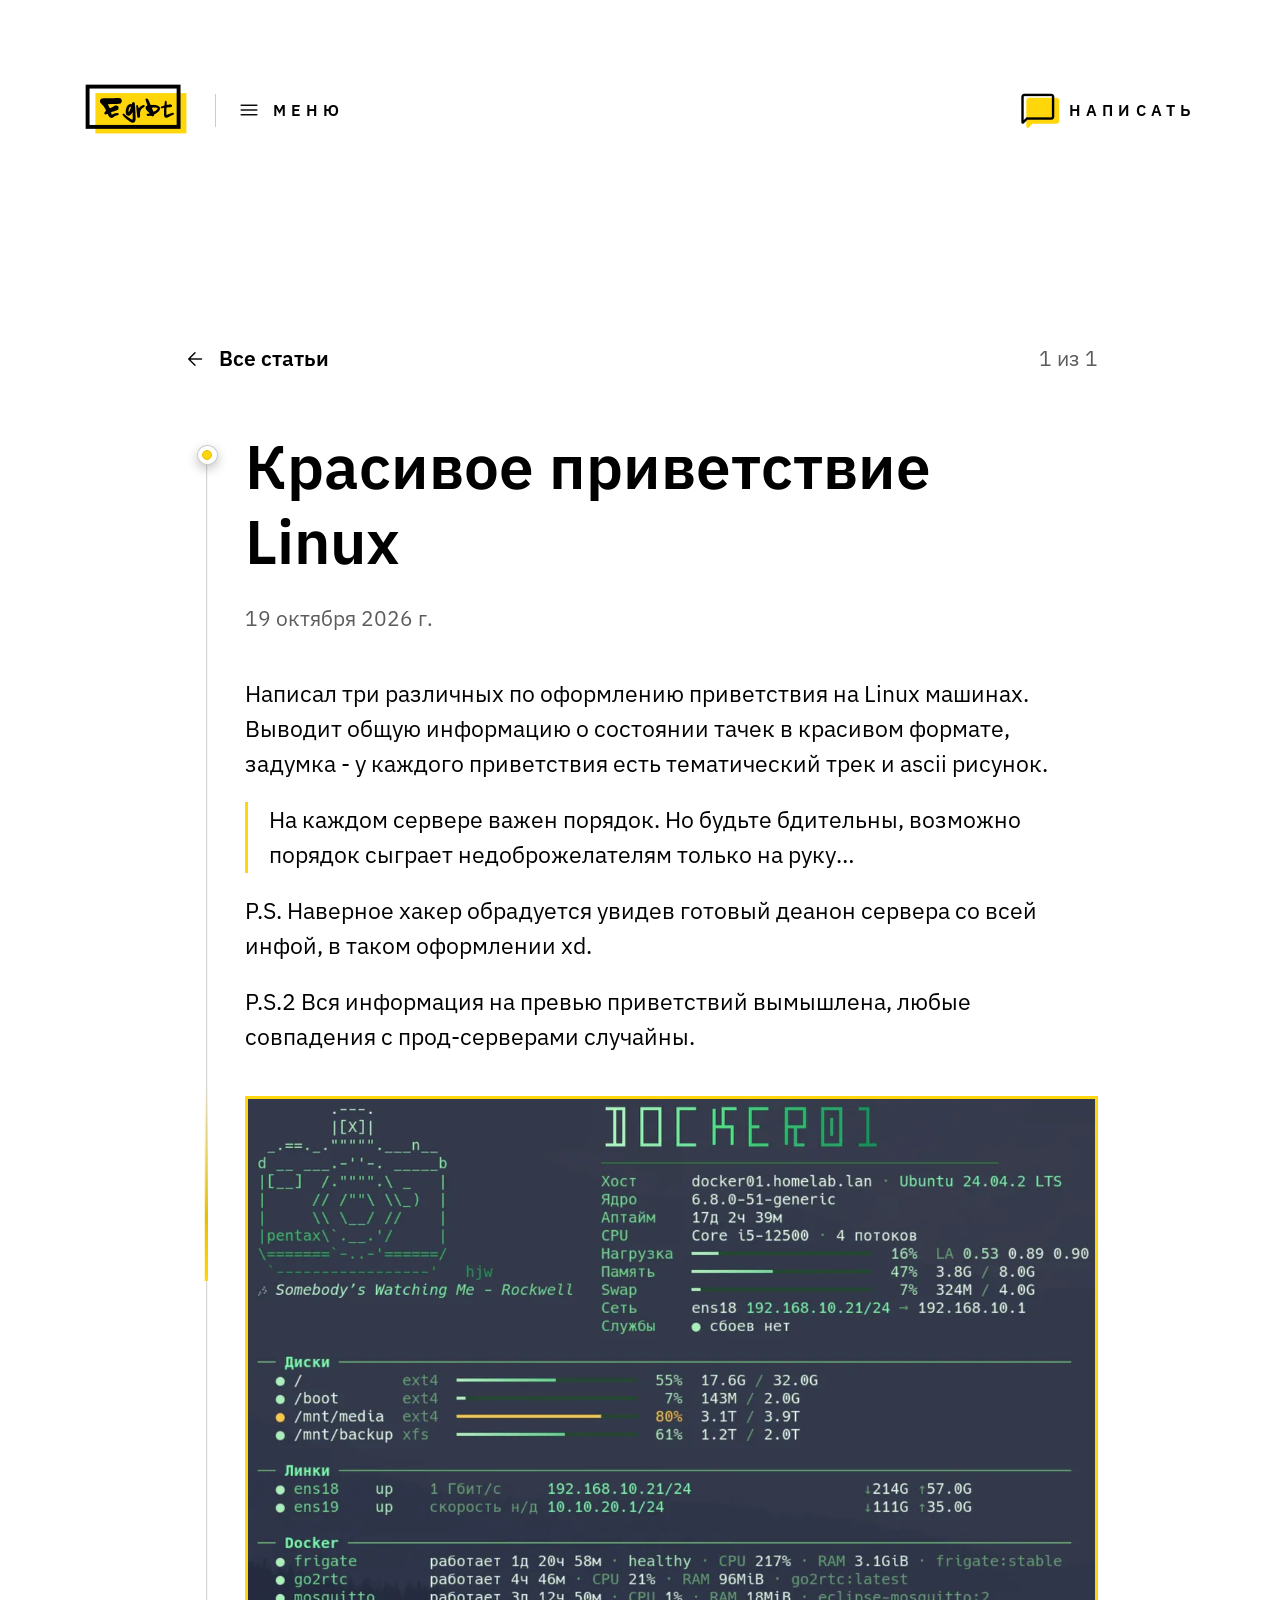
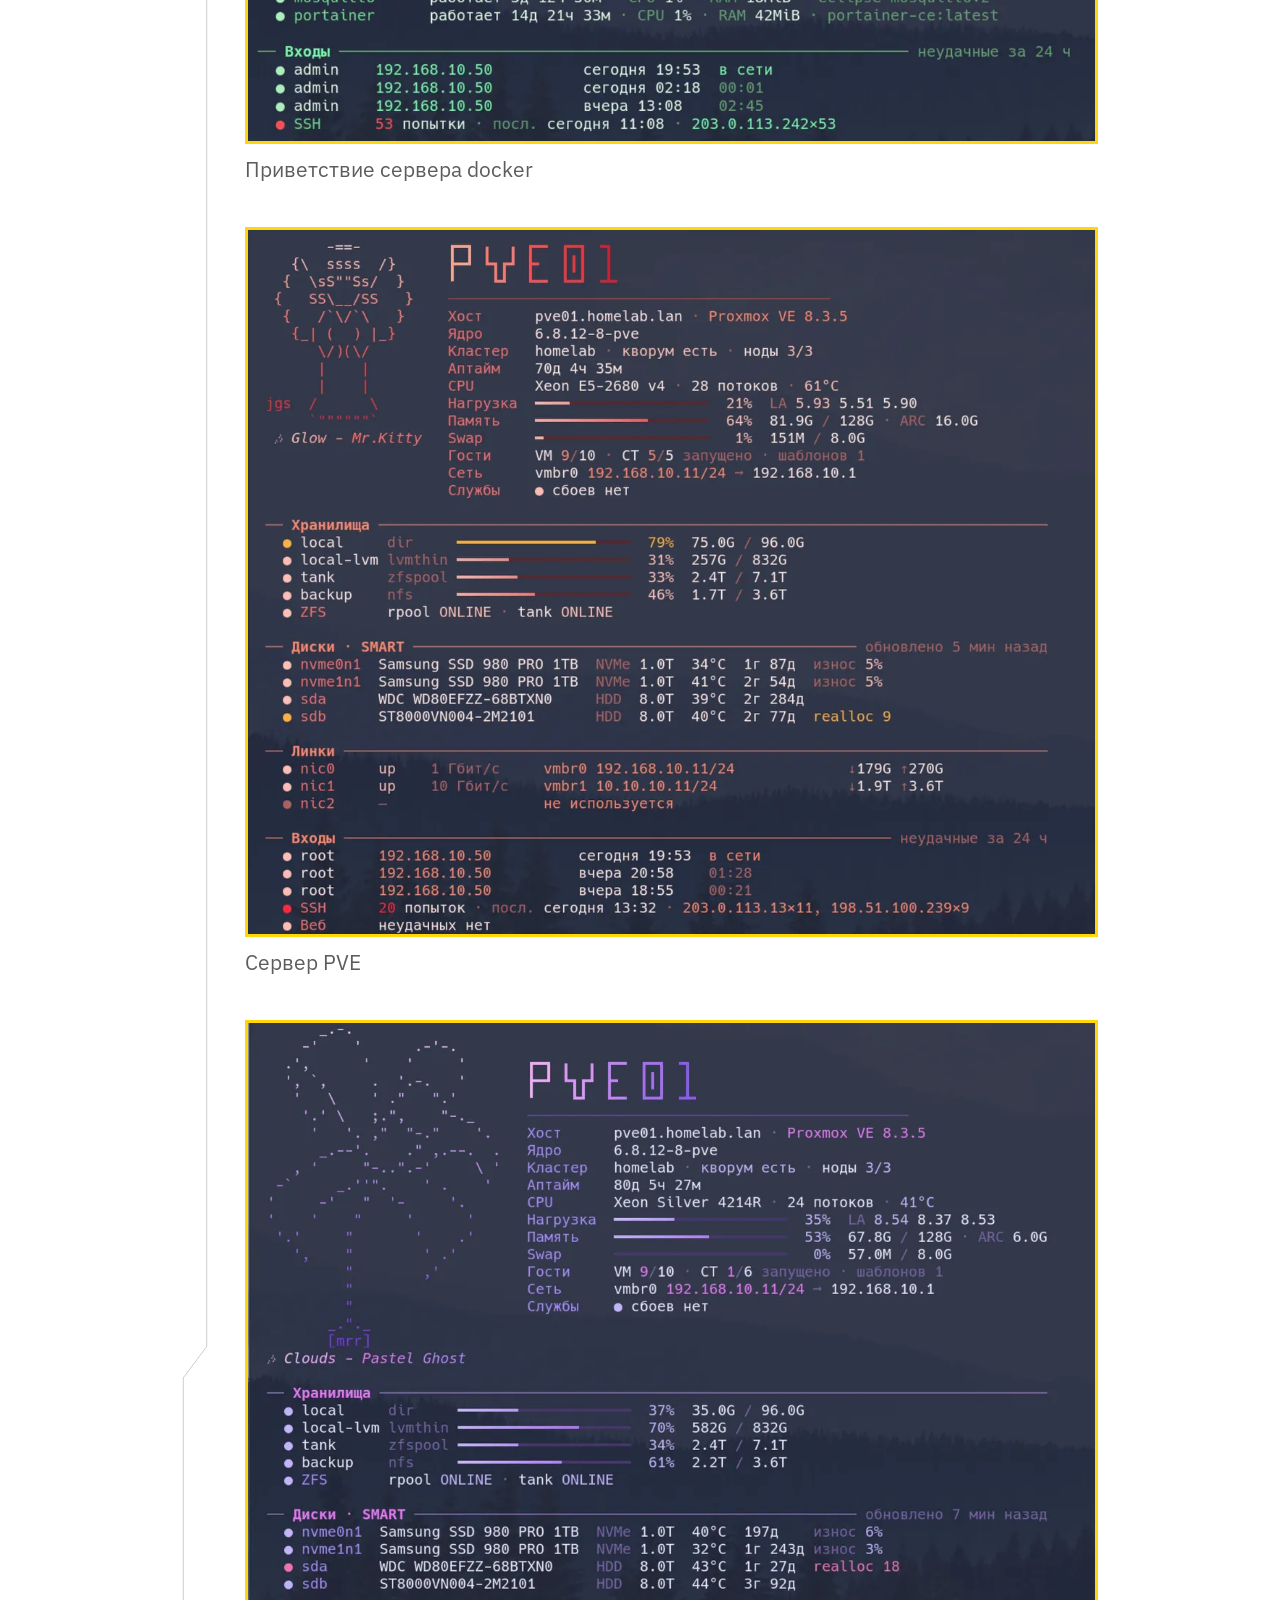
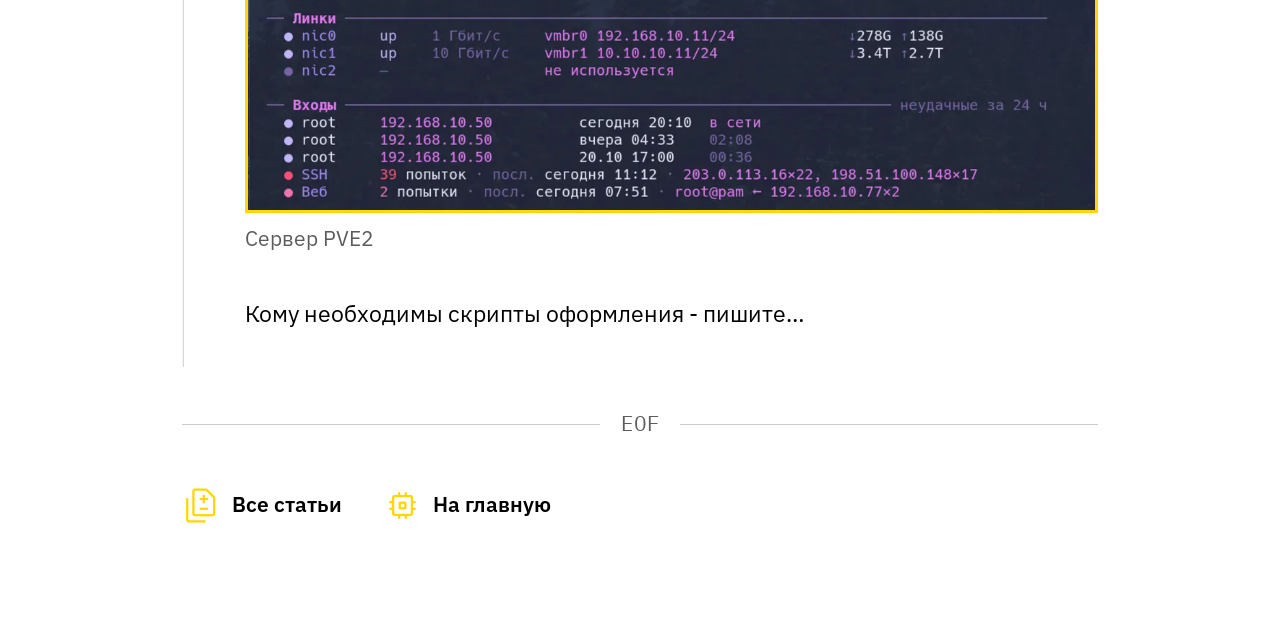
<file: articles/greeting-linux/index.html>
<!DOCTYPE html><html lang="ru" data-astro-cid-5hce7sga> <head><meta charset="utf-8"><meta name="viewport" content="width=device-width, initial-scale=1"><title>Красивое приветствие Linux — Егор, частный IT-специалист</title><meta name="description" content="Linux Greeting, motd"><link rel="icon" href="/favicon.svg" type="image/svg+xml"><link rel="preconnect" href="https://fonts.googleapis.com"><link rel="preconnect" href="https://fonts.gstatic.com" crossorigin><link rel="stylesheet" href="https://fonts.googleapis.com/css2?family=Material+Symbols+Rounded:opsz,wght,FILL,GRAD@20..48,100..700,0..1,-50..200&icon_names=arrow_back,arrow_forward,chat_bubble,close,difference,fingerprint,memory,menu,mode_fan,satellite_alt&display=block"><link rel="stylesheet" href="/_astro/_slug_.BImfpgXP.css">
<link rel="stylesheet" href="/_astro/_slug_.elwIMdXP.css">
<style>.dview{max-width:min(100vw - var(--space-4),var(--dview-max-w));max-height:calc(100dvh - var(--space-4));overflow:hidden;padding:var(--space-2);background:var(--bg);border:var(--frame-width) solid var(--fill-soft);border-radius:var(--dcard-radius)}.dview[open]{display:flex;flex-direction:column}html:has(.dview[open]),html:has(.dview[open]) .home,html:has(.dview[open]) .panel{overflow:hidden}.dview:focus,.dview:focus-visible{outline:none}.dview::backdrop{background:var(--backdrop)}.dview__bar{flex:none;display:flex;justify-content:flex-end;margin-bottom:var(--space-1)}.dview__close{display:grid;place-items:center;width:2.75rem;height:2.75rem;padding:0;color:var(--text);background:none;border:0;border-radius:var(--radius-control);cursor:pointer;touch-action:manipulation}@media(hover:hover){.dview__close:hover{background:var(--fill-soft)}}.dview__close:active{background:var(--frame)}.dview figure{display:flex;flex-direction:column;flex:1 1 auto;min-height:0;margin:0}.dview img{display:block;flex:1 1 auto;min-height:0;width:100%;object-fit:contain}.dview figcaption{flex:none;display:grid;gap:var(--space-1);max-width:var(--measure);margin:var(--space-2) auto 0;font-size:var(--size-small);text-align:center;text-wrap:balance}.dview__title{font-weight:600}.dview__issuer{color:var(--text-muted)}
</style></head> <body data-astro-cid-5hce7sga> <a class="skip" href="#main" data-astro-cid-5hce7sga>К содержимому</a> <header class="bar-top" data-astro-cid-dmqpwcec> <a class="logo" href="/" data-astro-cid-dmqpwcec> <span class="visually-hidden" data-astro-cid-dmqpwcec>На главную</span> <svg class="mark" viewBox="0 0 80 40" width="80" height="40" aria-hidden="true" data-astro-cid-dmqpwcec> <rect class="mark__fill" x="8" y="7" width="70" height="31" data-astro-cid-dmqpwcec></rect> <rect class="mark__line" x="2" y="2" width="70" height="31" data-astro-cid-dmqpwcec></rect> <g class="mark__word" transform="translate(11.24 27.69) scale(0.02335)" data-astro-cid-dmqpwcec><path d="M556 -724Q598 -728 612 -728Q660 -728 686.0 -713.0Q712 -698 724 -664Q732 -640 732 -625Q732 -594 703 -562Q690 -547 680.0 -542.0Q670 -537 641.0 -532.5Q612 -528 555.0 -527.0Q498 -526 398 -525Q381 -525 373 -525Q307 -524 291.5 -522.5Q276 -521 276 -515Q276 -502 305.0 -445.0Q334 -388 341 -388Q351 -388 393 -409Q443 -432 493 -466Q509 -477 537 -478H555Q595 -478 600 -463Q603 -454 617 -436Q627 -425 627 -418Q627 -413 623 -406Q616 -394 622 -377Q625 -370 625 -365Q625 -359 615 -349Q585 -317 504 -298Q399 -272 382 -255Q380 -253 380 -247Q380 -235 385.0 -216.0Q390 -197 396 -189Q399 -184 404 -184Q411 -184 446 -201Q515 -234 575 -234H587Q600 -233 618.0 -219.0Q636 -205 636 -195Q636 -184 621.5 -172.5Q607 -161 588 -159Q568 -156 530.0 -138.0Q492 -120 465 -101Q419 -68 384 -68Q327 -68 280 -168Q271 -188 265.5 -194.5Q260 -201 252 -201Q242 -201 212 -189Q194 -183 188.0 -183.0Q182 -183 175 -186Q153 -196 153 -219Q153 -249 187 -284Q213 -312 213 -316Q213 -332 155 -421Q122 -472 80 -512Q32 -560 21.5 -576.5Q11 -593 11 -622Q11 -674 41.5 -695.5Q72 -717 147 -717Q176 -717 192 -716Q244 -714 294 -714Q474 -714 556 -724ZM1084 -256Q1084 -259 1081 -259Q1079 -259 1079 -256Q1079 -254 1081 -254Q1084 -254 1084 -256ZM1009 -439Q996 -439 993 -430Q991 -424 980 -407Q969 -393 974 -393Q977 -393 974 -390Q973 -390 972 -389Q968 -386 964 -370Q963 -366 960.5 -352.0Q958 -338 956 -332Q952 -321 952 -302Q952 -291 953 -287Q955 -271 957.0 -268.5Q959 -266 966 -270Q974 -274 981.0 -292.0Q988 -310 992 -315Q1001 -328 1001 -336Q1001 -343 1007 -349Q1011 -353 1021.5 -385.5Q1032 -418 1032 -426Q1032 -433 1024.0 -436.0Q1016 -439 1009 -439ZM894 -161Q890 -161 882.5 -174.0Q875 -187 872 -187Q868 -187 867.5 -192.0Q867 -197 868.0 -202.5Q869 -208 867 -212Q861 -230 861 -278Q861 -330 867 -346Q873 -358 875 -373Q878 -391 895 -434Q905 -458 932.0 -486.5Q959 -515 979 -522Q993 -526 1004.0 -526.0Q1015 -526 1050 -521Q1061 -519 1061 -527Q1064 -570 1096 -587Q1107 -593 1117 -593Q1137 -593 1151 -572Q1163 -552 1163 -525V-510Q1163 -462 1167 -449Q1174 -420 1174 -393Q1174 -381 1172 -380Q1167 -377 1172 -363Q1174 -357 1178.5 -297.0Q1183 -237 1183 -202Q1183 -176 1180 -176Q1175 -176 1180 -172Q1186 -169 1186 -63Q1186 -10 1183 -4Q1180 1 1178.0 16.0Q1176 31 1169 38Q1161 48 1161.0 53.0Q1161 58 1152.0 65.5Q1143 73 1139 72H1138Q1135 72 1123.5 81.5Q1112 91 1108 91Q1105 91 1105 86Q1105 80 1098 85Q1092 89 1087 89Q1080 89 1056 81Q1038 76 1038 71Q1038 67 1032.5 68.5Q1027 70 1027 65Q1027 59 1024 62H1023Q1020 62 1009.5 57.0Q999 52 990.0 47.0Q981 42 981 43Q981 48 970 33Q959 20 955 20Q950 20 926.0 -4.0Q902 -28 892 -28Q891 -28 889.5 -27.5Q888 -27 887 -27Q883 -27 883 -35Q883 -42 878.0 -42.0Q873 -42 848 -65Q824 -89 820.0 -89.0Q816 -89 816 -96Q816 -104 811 -104Q805 -104 795.0 -113.5Q785 -123 785 -128Q785 -135 779 -135Q775 -135 777.0 -140.0Q779 -145 775 -145Q770 -145 762.0 -163.5Q754 -182 754.0 -192.0Q754 -202 765 -202Q771 -202 772.5 -204.5Q774 -207 773.0 -209.5Q772 -212 775.0 -214.0Q778 -216 786 -215Q798 -214 813.5 -201.5Q829 -189 888 -132Q900 -120 906 -120Q909 -120 919 -108Q929 -98 929 -101Q929 -102 933.0 -100.0Q937 -98 943.0 -93.5Q949 -89 956 -84Q982 -63 989 -63Q994 -63 1002.5 -52.5Q1011 -42 1015 -42Q1022 -42 1022.0 -38.0Q1022 -34 1044 -23Q1059 -16 1069 -16Q1075 -16 1079.0 -18.5Q1083 -21 1085.0 -27.5Q1087 -34 1087.5 -39.5Q1088 -45 1089.0 -55.5Q1090 -66 1091 -72Q1094 -99 1090 -99Q1083 -99 1087 -106Q1091 -120 1091 -140Q1091 -153 1089 -154Q1084 -157 1087 -168Q1090 -183 1090 -210Q1090 -236 1087 -242Q1083 -249 1075.5 -248.0Q1068 -247 1068 -240Q1068 -230 1056 -215Q1043 -198 1043 -193Q1043 -187 1039 -187Q1037 -187 1012 -166Q989 -147 973 -143Q961 -141 953 -141Q915 -141 906 -153Q901 -161 894 -161ZM1450 -419Q1446 -419 1422.0 -400.5Q1398 -382 1395 -382Q1390 -382 1390.0 -377.0Q1390 -372 1380 -362Q1376 -358 1366.5 -343.0Q1357 -328 1350.0 -314.0Q1343 -300 1345 -300Q1348 -300 1341 -280Q1333 -258 1333 -245Q1333 -241 1333.0 -233.0Q1333 -225 1332 -223Q1332 -219 1334 -165V-149Q1334 -114 1328 -107Q1322 -99 1326 -99Q1330 -99 1317 -86Q1305 -72 1283 -72Q1271 -72 1264 -78Q1245 -92 1241.0 -102.5Q1237 -113 1233 -161Q1231 -184 1230 -184Q1217 -327 1217 -336Q1217 -340 1212.5 -389.0Q1208 -438 1208 -458Q1208 -470 1209 -474Q1212 -484 1217 -488Q1225 -496 1231 -496Q1235 -496 1245 -491Q1253 -487 1264.0 -460.5Q1275 -434 1278 -411Q1281 -389 1286 -389Q1290 -389 1299 -399Q1311 -413 1314.0 -410.0Q1317 -407 1317 -412Q1317 -419 1343.0 -442.0Q1369 -465 1377 -465Q1384 -465 1389 -472Q1394 -478 1423 -488Q1437 -493 1448 -493Q1453 -493 1458.0 -491.5Q1463 -490 1468.5 -487.0Q1474 -484 1479 -483Q1484 -483 1488 -468Q1490 -460 1490 -459Q1490 -451 1474 -436Q1455 -419 1450 -419ZM1852 -408Q1844 -414 1802 -414Q1776 -414 1762 -413Q1727 -408 1725 -403Q1725 -401 1726.0 -394.0Q1727 -387 1728 -381Q1728 -367 1731 -367Q1735 -367 1758 -310Q1765 -296 1766 -281Q1767 -276 1776.0 -276.0Q1785 -276 1797.5 -280.0Q1810 -284 1813 -287Q1823 -295 1828 -295Q1834 -295 1844 -305Q1855 -316 1855 -313Q1855 -312 1860.0 -316.0Q1865 -320 1875 -329Q1896 -350 1896 -355Q1896 -362 1901 -359Q1903 -358 1905.0 -361.0Q1907 -364 1909 -370Q1910 -372 1910 -376Q1910 -387 1899.5 -395.0Q1889 -403 1873.0 -403.0Q1857 -403 1852 -408ZM1514 -693Q1520 -705 1551 -705Q1575 -705 1583 -697Q1588 -692 1608.0 -657.0Q1628 -622 1636 -604Q1658 -554 1669 -521Q1675 -502 1683 -499Q1695 -495 1718 -495Q1725 -495 1726 -496Q1733 -498 1742.5 -498.0Q1752 -498 1752 -495Q1752 -490 1761 -495Q1769 -499 1783 -499Q1795 -499 1795 -496L1820 -494Q1845 -493 1873.5 -488.5Q1902 -484 1909 -477Q1917 -470 1921 -471H1922Q1929 -471 1950.5 -453.5Q1972 -436 1973 -431Q1973 -427 1980.5 -421.5Q1988 -416 1987 -410Q1985 -400 1988 -395Q1992 -387 1992 -381Q1992 -364 1971 -324Q1951 -285 1942 -280Q1934 -276 1923 -265Q1917 -259 1892.0 -242.0Q1867 -225 1862 -220Q1858 -216 1842.0 -209.0Q1826 -202 1814.0 -194.5Q1802 -187 1802 -180Q1802 -178 1802.5 -176.0Q1803 -174 1803 -172Q1803 -152 1776 -130Q1762 -119 1745 -119Q1731 -119 1720 -128Q1711 -138 1707.0 -134.0Q1703 -130 1696 -136Q1689 -141 1670 -141Q1653 -141 1646 -137Q1638 -132 1612 -132Q1595 -132 1594 -135Q1591 -140 1584 -137H1583Q1576 -137 1560.5 -152.0Q1545 -167 1545 -174Q1545 -178 1561 -194Q1576 -209 1585 -204Q1587 -202 1600 -202Q1636 -202 1642 -210Q1643 -211 1643 -213Q1643 -221 1632.0 -236.5Q1621 -252 1612 -257Q1608 -259 1604.5 -261.0Q1601 -263 1599.5 -265.0Q1598 -267 1599 -268Q1601 -270 1582 -290Q1547 -326 1536.5 -340.5Q1526 -355 1516 -385Q1514 -393 1514 -399Q1514 -414 1520 -422Q1525 -426 1521 -430Q1518 -433 1525 -442Q1532 -449 1527 -449H1526Q1526 -450 1546.5 -461.0Q1567 -472 1567 -475Q1567 -476 1566 -476Q1558 -476 1565 -479Q1571 -481 1571 -488Q1571 -498 1561.5 -525.5Q1552 -553 1549 -553Q1545 -553 1545 -565Q1545 -579 1539 -585Q1532 -592 1525 -626Q1518 -659 1514 -663Q1512 -664 1512.0 -670.5Q1512 -677 1513.0 -684.5Q1514 -692 1514 -693ZM2168 -631Q2167 -633 2170.5 -633.5Q2174 -634 2180 -633Q2200 -629 2205.0 -616.5Q2210 -604 2210 -557V-498L2236 -500Q2263 -502 2267 -506Q2278 -515 2330 -515Q2348 -515 2349 -512Q2353 -506 2361 -506Q2375 -506 2389 -475Q2393 -465 2380 -446Q2369 -431 2368 -431Q2368 -435 2360 -429Q2353 -424 2324 -424H2312H2305Q2221 -424 2206 -409Q2200 -403 2200 -274Q2200 -192 2204 -180Q2207 -168 2216 -168Q2226 -168 2267 -187Q2347 -223 2358 -223Q2368 -223 2368.0 -227.0Q2368 -231 2374 -231Q2378 -231 2404 -235Q2418 -237 2420 -237Q2429 -237 2441 -221Q2456 -203 2450 -199Q2446 -196 2446 -190Q2446 -185 2420.5 -170.5Q2395 -156 2386 -156Q2381 -156 2345.0 -137.5Q2309 -119 2306 -115Q2302 -110 2254.5 -90.0Q2207 -70 2199 -70H2198Q2196 -72 2177 -76Q2156 -80 2141.0 -101.0Q2126 -122 2122 -153Q2120 -175 2120 -221Q2120 -294 2124 -356Q2126 -380 2126 -384Q2126 -400 2117 -400Q2111 -400 2102 -397Q2097 -395 2059 -390Q2043 -388 2041 -388Q2029 -388 2022 -395Q2013 -404 2013 -415Q2013 -440 2044 -447Q2062 -451 2066 -455Q2073 -461 2117 -469Q2133 -472 2136.0 -482.0Q2139 -492 2141 -545Q2143 -577 2147 -581Q2153 -589 2151 -592Q2148 -612 2154 -618Q2157 -615 2163.5 -621.0Q2170 -627 2168 -631Z" data-astro-cid-dmqpwcec></path></g> </svg> </a> <span class="rule" aria-hidden="true" data-astro-cid-dmqpwcec></span> <button class="caps menu-open" type="button" commandfor="main-menu" command="show-modal" aria-haspopup="dialog" data-menu-open data-astro-cid-dmqpwcec> <span class="material-symbols-rounded" style="font-size:1.25rem;font-variation-settings:'FILL' 0,'wght' 300,'GRAD' 0,'opsz' 20" aria-hidden="true">menu</span> <span data-astro-cid-dmqpwcec>Меню</span> </button> <a class="caps hire" href="/#contacts" data-astro-cid-dmqpwcec> <span class="hire__icon" data-astro-cid-dmqpwcec> <span class="hire__fill" data-astro-cid-dmqpwcec><span class="material-symbols-rounded" style="font-size:2rem;font-variation-settings:'FILL' 1,'wght' 300,'GRAD' 0,'opsz' 32" aria-hidden="true">chat_bubble</span></span> <span class="material-symbols-rounded" style="font-size:2rem;font-variation-settings:'FILL' 0,'wght' 300,'GRAD' 0,'opsz' 32" aria-hidden="true">chat_bubble</span> </span> <span data-astro-cid-dmqpwcec>Написать</span> </a> </header> <dialog id="main-menu" class="menu" aria-label="Меню" data-astro-cid-dmqpwcec> <div class="bar-top bar-top--menu" data-astro-cid-dmqpwcec> <a class="logo" href="/" data-astro-cid-dmqpwcec> <span class="visually-hidden" data-astro-cid-dmqpwcec>На главную</span> <svg class="mark" viewBox="0 0 80 40" width="80" height="40" aria-hidden="true" data-astro-cid-dmqpwcec> <rect class="mark__fill" x="8" y="7" width="70" height="31" data-astro-cid-dmqpwcec></rect> <rect class="mark__line" x="2" y="2" width="70" height="31" data-astro-cid-dmqpwcec></rect> <g class="mark__word" transform="translate(11.24 27.69) scale(0.02335)" data-astro-cid-dmqpwcec><path d="M556 -724Q598 -728 612 -728Q660 -728 686.0 -713.0Q712 -698 724 -664Q732 -640 732 -625Q732 -594 703 -562Q690 -547 680.0 -542.0Q670 -537 641.0 -532.5Q612 -528 555.0 -527.0Q498 -526 398 -525Q381 -525 373 -525Q307 -524 291.5 -522.5Q276 -521 276 -515Q276 -502 305.0 -445.0Q334 -388 341 -388Q351 -388 393 -409Q443 -432 493 -466Q509 -477 537 -478H555Q595 -478 600 -463Q603 -454 617 -436Q627 -425 627 -418Q627 -413 623 -406Q616 -394 622 -377Q625 -370 625 -365Q625 -359 615 -349Q585 -317 504 -298Q399 -272 382 -255Q380 -253 380 -247Q380 -235 385.0 -216.0Q390 -197 396 -189Q399 -184 404 -184Q411 -184 446 -201Q515 -234 575 -234H587Q600 -233 618.0 -219.0Q636 -205 636 -195Q636 -184 621.5 -172.5Q607 -161 588 -159Q568 -156 530.0 -138.0Q492 -120 465 -101Q419 -68 384 -68Q327 -68 280 -168Q271 -188 265.5 -194.5Q260 -201 252 -201Q242 -201 212 -189Q194 -183 188.0 -183.0Q182 -183 175 -186Q153 -196 153 -219Q153 -249 187 -284Q213 -312 213 -316Q213 -332 155 -421Q122 -472 80 -512Q32 -560 21.5 -576.5Q11 -593 11 -622Q11 -674 41.5 -695.5Q72 -717 147 -717Q176 -717 192 -716Q244 -714 294 -714Q474 -714 556 -724ZM1084 -256Q1084 -259 1081 -259Q1079 -259 1079 -256Q1079 -254 1081 -254Q1084 -254 1084 -256ZM1009 -439Q996 -439 993 -430Q991 -424 980 -407Q969 -393 974 -393Q977 -393 974 -390Q973 -390 972 -389Q968 -386 964 -370Q963 -366 960.5 -352.0Q958 -338 956 -332Q952 -321 952 -302Q952 -291 953 -287Q955 -271 957.0 -268.5Q959 -266 966 -270Q974 -274 981.0 -292.0Q988 -310 992 -315Q1001 -328 1001 -336Q1001 -343 1007 -349Q1011 -353 1021.5 -385.5Q1032 -418 1032 -426Q1032 -433 1024.0 -436.0Q1016 -439 1009 -439ZM894 -161Q890 -161 882.5 -174.0Q875 -187 872 -187Q868 -187 867.5 -192.0Q867 -197 868.0 -202.5Q869 -208 867 -212Q861 -230 861 -278Q861 -330 867 -346Q873 -358 875 -373Q878 -391 895 -434Q905 -458 932.0 -486.5Q959 -515 979 -522Q993 -526 1004.0 -526.0Q1015 -526 1050 -521Q1061 -519 1061 -527Q1064 -570 1096 -587Q1107 -593 1117 -593Q1137 -593 1151 -572Q1163 -552 1163 -525V-510Q1163 -462 1167 -449Q1174 -420 1174 -393Q1174 -381 1172 -380Q1167 -377 1172 -363Q1174 -357 1178.5 -297.0Q1183 -237 1183 -202Q1183 -176 1180 -176Q1175 -176 1180 -172Q1186 -169 1186 -63Q1186 -10 1183 -4Q1180 1 1178.0 16.0Q1176 31 1169 38Q1161 48 1161.0 53.0Q1161 58 1152.0 65.5Q1143 73 1139 72H1138Q1135 72 1123.5 81.5Q1112 91 1108 91Q1105 91 1105 86Q1105 80 1098 85Q1092 89 1087 89Q1080 89 1056 81Q1038 76 1038 71Q1038 67 1032.5 68.5Q1027 70 1027 65Q1027 59 1024 62H1023Q1020 62 1009.5 57.0Q999 52 990.0 47.0Q981 42 981 43Q981 48 970 33Q959 20 955 20Q950 20 926.0 -4.0Q902 -28 892 -28Q891 -28 889.5 -27.5Q888 -27 887 -27Q883 -27 883 -35Q883 -42 878.0 -42.0Q873 -42 848 -65Q824 -89 820.0 -89.0Q816 -89 816 -96Q816 -104 811 -104Q805 -104 795.0 -113.5Q785 -123 785 -128Q785 -135 779 -135Q775 -135 777.0 -140.0Q779 -145 775 -145Q770 -145 762.0 -163.5Q754 -182 754.0 -192.0Q754 -202 765 -202Q771 -202 772.5 -204.5Q774 -207 773.0 -209.5Q772 -212 775.0 -214.0Q778 -216 786 -215Q798 -214 813.5 -201.5Q829 -189 888 -132Q900 -120 906 -120Q909 -120 919 -108Q929 -98 929 -101Q929 -102 933.0 -100.0Q937 -98 943.0 -93.5Q949 -89 956 -84Q982 -63 989 -63Q994 -63 1002.5 -52.5Q1011 -42 1015 -42Q1022 -42 1022.0 -38.0Q1022 -34 1044 -23Q1059 -16 1069 -16Q1075 -16 1079.0 -18.5Q1083 -21 1085.0 -27.5Q1087 -34 1087.5 -39.5Q1088 -45 1089.0 -55.5Q1090 -66 1091 -72Q1094 -99 1090 -99Q1083 -99 1087 -106Q1091 -120 1091 -140Q1091 -153 1089 -154Q1084 -157 1087 -168Q1090 -183 1090 -210Q1090 -236 1087 -242Q1083 -249 1075.5 -248.0Q1068 -247 1068 -240Q1068 -230 1056 -215Q1043 -198 1043 -193Q1043 -187 1039 -187Q1037 -187 1012 -166Q989 -147 973 -143Q961 -141 953 -141Q915 -141 906 -153Q901 -161 894 -161ZM1450 -419Q1446 -419 1422.0 -400.5Q1398 -382 1395 -382Q1390 -382 1390.0 -377.0Q1390 -372 1380 -362Q1376 -358 1366.5 -343.0Q1357 -328 1350.0 -314.0Q1343 -300 1345 -300Q1348 -300 1341 -280Q1333 -258 1333 -245Q1333 -241 1333.0 -233.0Q1333 -225 1332 -223Q1332 -219 1334 -165V-149Q1334 -114 1328 -107Q1322 -99 1326 -99Q1330 -99 1317 -86Q1305 -72 1283 -72Q1271 -72 1264 -78Q1245 -92 1241.0 -102.5Q1237 -113 1233 -161Q1231 -184 1230 -184Q1217 -327 1217 -336Q1217 -340 1212.5 -389.0Q1208 -438 1208 -458Q1208 -470 1209 -474Q1212 -484 1217 -488Q1225 -496 1231 -496Q1235 -496 1245 -491Q1253 -487 1264.0 -460.5Q1275 -434 1278 -411Q1281 -389 1286 -389Q1290 -389 1299 -399Q1311 -413 1314.0 -410.0Q1317 -407 1317 -412Q1317 -419 1343.0 -442.0Q1369 -465 1377 -465Q1384 -465 1389 -472Q1394 -478 1423 -488Q1437 -493 1448 -493Q1453 -493 1458.0 -491.5Q1463 -490 1468.5 -487.0Q1474 -484 1479 -483Q1484 -483 1488 -468Q1490 -460 1490 -459Q1490 -451 1474 -436Q1455 -419 1450 -419ZM1852 -408Q1844 -414 1802 -414Q1776 -414 1762 -413Q1727 -408 1725 -403Q1725 -401 1726.0 -394.0Q1727 -387 1728 -381Q1728 -367 1731 -367Q1735 -367 1758 -310Q1765 -296 1766 -281Q1767 -276 1776.0 -276.0Q1785 -276 1797.5 -280.0Q1810 -284 1813 -287Q1823 -295 1828 -295Q1834 -295 1844 -305Q1855 -316 1855 -313Q1855 -312 1860.0 -316.0Q1865 -320 1875 -329Q1896 -350 1896 -355Q1896 -362 1901 -359Q1903 -358 1905.0 -361.0Q1907 -364 1909 -370Q1910 -372 1910 -376Q1910 -387 1899.5 -395.0Q1889 -403 1873.0 -403.0Q1857 -403 1852 -408ZM1514 -693Q1520 -705 1551 -705Q1575 -705 1583 -697Q1588 -692 1608.0 -657.0Q1628 -622 1636 -604Q1658 -554 1669 -521Q1675 -502 1683 -499Q1695 -495 1718 -495Q1725 -495 1726 -496Q1733 -498 1742.5 -498.0Q1752 -498 1752 -495Q1752 -490 1761 -495Q1769 -499 1783 -499Q1795 -499 1795 -496L1820 -494Q1845 -493 1873.5 -488.5Q1902 -484 1909 -477Q1917 -470 1921 -471H1922Q1929 -471 1950.5 -453.5Q1972 -436 1973 -431Q1973 -427 1980.5 -421.5Q1988 -416 1987 -410Q1985 -400 1988 -395Q1992 -387 1992 -381Q1992 -364 1971 -324Q1951 -285 1942 -280Q1934 -276 1923 -265Q1917 -259 1892.0 -242.0Q1867 -225 1862 -220Q1858 -216 1842.0 -209.0Q1826 -202 1814.0 -194.5Q1802 -187 1802 -180Q1802 -178 1802.5 -176.0Q1803 -174 1803 -172Q1803 -152 1776 -130Q1762 -119 1745 -119Q1731 -119 1720 -128Q1711 -138 1707.0 -134.0Q1703 -130 1696 -136Q1689 -141 1670 -141Q1653 -141 1646 -137Q1638 -132 1612 -132Q1595 -132 1594 -135Q1591 -140 1584 -137H1583Q1576 -137 1560.5 -152.0Q1545 -167 1545 -174Q1545 -178 1561 -194Q1576 -209 1585 -204Q1587 -202 1600 -202Q1636 -202 1642 -210Q1643 -211 1643 -213Q1643 -221 1632.0 -236.5Q1621 -252 1612 -257Q1608 -259 1604.5 -261.0Q1601 -263 1599.5 -265.0Q1598 -267 1599 -268Q1601 -270 1582 -290Q1547 -326 1536.5 -340.5Q1526 -355 1516 -385Q1514 -393 1514 -399Q1514 -414 1520 -422Q1525 -426 1521 -430Q1518 -433 1525 -442Q1532 -449 1527 -449H1526Q1526 -450 1546.5 -461.0Q1567 -472 1567 -475Q1567 -476 1566 -476Q1558 -476 1565 -479Q1571 -481 1571 -488Q1571 -498 1561.5 -525.5Q1552 -553 1549 -553Q1545 -553 1545 -565Q1545 -579 1539 -585Q1532 -592 1525 -626Q1518 -659 1514 -663Q1512 -664 1512.0 -670.5Q1512 -677 1513.0 -684.5Q1514 -692 1514 -693ZM2168 -631Q2167 -633 2170.5 -633.5Q2174 -634 2180 -633Q2200 -629 2205.0 -616.5Q2210 -604 2210 -557V-498L2236 -500Q2263 -502 2267 -506Q2278 -515 2330 -515Q2348 -515 2349 -512Q2353 -506 2361 -506Q2375 -506 2389 -475Q2393 -465 2380 -446Q2369 -431 2368 -431Q2368 -435 2360 -429Q2353 -424 2324 -424H2312H2305Q2221 -424 2206 -409Q2200 -403 2200 -274Q2200 -192 2204 -180Q2207 -168 2216 -168Q2226 -168 2267 -187Q2347 -223 2358 -223Q2368 -223 2368.0 -227.0Q2368 -231 2374 -231Q2378 -231 2404 -235Q2418 -237 2420 -237Q2429 -237 2441 -221Q2456 -203 2450 -199Q2446 -196 2446 -190Q2446 -185 2420.5 -170.5Q2395 -156 2386 -156Q2381 -156 2345.0 -137.5Q2309 -119 2306 -115Q2302 -110 2254.5 -90.0Q2207 -70 2199 -70H2198Q2196 -72 2177 -76Q2156 -80 2141.0 -101.0Q2126 -122 2122 -153Q2120 -175 2120 -221Q2120 -294 2124 -356Q2126 -380 2126 -384Q2126 -400 2117 -400Q2111 -400 2102 -397Q2097 -395 2059 -390Q2043 -388 2041 -388Q2029 -388 2022 -395Q2013 -404 2013 -415Q2013 -440 2044 -447Q2062 -451 2066 -455Q2073 -461 2117 -469Q2133 -472 2136.0 -482.0Q2139 -492 2141 -545Q2143 -577 2147 -581Q2153 -589 2151 -592Q2148 -612 2154 -618Q2157 -615 2163.5 -621.0Q2170 -627 2168 -631Z" data-astro-cid-dmqpwcec></path></g> </svg> </a> <span class="rule" aria-hidden="true" data-astro-cid-dmqpwcec></span> <form method="dialog" data-astro-cid-dmqpwcec> <button class="caps" type="submit" autofocus data-astro-cid-dmqpwcec> <span class="material-symbols-rounded" style="font-size:1.25rem;font-variation-settings:'FILL' 0,'wght' 300,'GRAD' 0,'opsz' 20" aria-hidden="true">close</span> <span data-astro-cid-dmqpwcec>Закрыть</span> </button> </form> </div> <nav class="menu__inner" aria-label="Основная навигация" data-astro-cid-dmqpwcec> <ul class="menu__links" data-astro-cid-dmqpwcec> <li data-astro-cid-dmqpwcec> <a href="/" data-astro-cid-dmqpwcec> Главная </a> </li><li data-astro-cid-dmqpwcec> <a href="/#about" data-astro-cid-dmqpwcec> Достижения </a> </li><li data-astro-cid-dmqpwcec> <a href="/#articles" data-astro-cid-dmqpwcec> Статьи </a> </li><li data-astro-cid-dmqpwcec> <a href="/#contacts" data-astro-cid-dmqpwcec> Контакты </a> </li> </ul> <ul class="clinks" data-astro-cid-tusdoayx> <li data-astro-cid-tusdoayx> <a class="clink" href="mailto:batanov_08zaza@mail.ru" data-astro-cid-tusdoayx> <span class="clink__icon" data-astro-cid-tusdoayx> <svg viewBox="0 0 24 24" width="30" height="30" aria-hidden="true" data-astro-cid-tusdoayx> <mask id="menu-clink-at" data-astro-cid-tusdoayx> <circle cx="12" cy="12" r="12" fill="#fff" data-astro-cid-tusdoayx></circle> <g transform="translate(12 12) scale(.62) translate(-12 -12)" fill="none" stroke="#000" stroke-width="2" stroke-linecap="round" stroke-linejoin="round" data-astro-cid-tusdoayx> <path d="M12 12m-4 0a4 4 0 1 0 8 0a4 4 0 1 0 -8 0" data-astro-cid-tusdoayx></path> <path d="M16 12v1.5a2.5 2.5 0 0 0 5 0v-1.5a9 9 0 1 0 -5.5 8.28" data-astro-cid-tusdoayx></path> </g> </mask> <circle cx="12" cy="12" r="12" fill="currentColor" mask="url(#menu-clink-at)" data-astro-cid-tusdoayx></circle> </svg> </span> <span class="clink__text" data-astro-cid-tusdoayx> <span class="visually-hidden" data-astro-cid-tusdoayx>Почта</span> <span class="clink__value" data-astro-cid-tusdoayx>batanov_08zaza@mail.ru</span> </span> </a> </li> <li data-astro-cid-tusdoayx> <a class="clink" href="https://t.me/egrbt" target="_blank" rel="noopener" data-astro-cid-tusdoayx> <span class="clink__icon" data-astro-cid-tusdoayx> <svg viewBox="0 0 24 24" width="30" height="30" fill="currentColor" aria-hidden="true" data-astro-cid-tusdoayx><path d="M11.944 0A12 12 0 0 0 0 12a12 12 0 0 0 12 12 12 12 0 0 0 12-12A12 12 0 0 0 12 0a12 12 0 0 0-.056 0zm4.962 7.224c.1-.002.321.023.465.14a.506.506 0 0 1 .171.325c.016.093.036.306.02.472-.18 1.898-.962 6.502-1.36 8.627-.168.9-.499 1.201-.82 1.23-.696.065-1.225-.46-1.9-.902-1.056-.693-1.653-1.124-2.678-1.8-1.185-.78-.417-1.21.258-1.91.177-.184 3.247-2.977 3.307-3.23.007-.032.014-.15-.056-.212s-.174-.041-.249-.024c-.106.024-1.793 1.14-5.061 3.345-.48.33-.913.49-1.302.48-.428-.008-1.252-.241-1.865-.44-.752-.245-1.349-.374-1.297-.789.027-.216.325-.437.893-.663 3.498-1.524 5.83-2.529 6.998-3.014 3.332-1.386 4.025-1.627 4.476-1.635z" data-astro-cid-tusdoayx></path></svg> </span> <span class="clink__text" data-astro-cid-tusdoayx> <span class="visually-hidden" data-astro-cid-tusdoayx>Telegram</span> <span class="clink__value" data-astro-cid-tusdoayx>@egrbt</span> </span> <span class="visually-hidden" data-astro-cid-tusdoayx>(откроется в новой вкладке)</span> </a> </li> </ul>  </nav> </dialog> <script type="module">const n=document.getElementById("main-menu"),r=document.querySelector("[data-menu-open]");n&&r&&!("commandForElement"in HTMLButtonElement.prototype)&&r.addEventListener("click",()=>n.showModal());const e=document.querySelector("[data-hscroll]");if(e)for(const o of document.querySelectorAll(".hire, .menu__links a"))o.addEventListener("click",a=>{const t=new URL(o.href);if(t.pathname!==location.pathname)return;const l=t.hash?e.querySelector(t.hash):e.firstElementChild;l instanceof HTMLElement&&(a.preventDefault(),n?.close(),e.scrollTo({left:l.offsetLeft,behavior:"instant"}))});</script>  <main id="main" tabindex="-1" class="main main--page main--level" data-astro-cid-5hce7sga>  <nav class="atop" aria-label="Статьи" data-astro-cid-c7vabzjd> <a class="atop__back" href="/#articles" data-arts-from="greeting-linux" data-astro-cid-c7vabzjd> <span class="material-symbols-rounded" style="font-size:1.25rem;font-variation-settings:'FILL' 0,'wght' 300,'GRAD' 0,'opsz' 20" aria-hidden="true">arrow_back</span> <span data-astro-cid-c7vabzjd>Все статьи</span> </a> <span class="atop__pos tabular" data-astro-cid-c7vabzjd>1 из 1</span> </nav> <div class="tbeam" data-tbeam data-astro-cid-l7w3mgqh> <div class="tbeam__rail" aria-hidden="true" data-astro-cid-l7w3mgqh> <div class="tbeam__dot" data-astro-cid-l7w3mgqh><div class="tbeam__core" data-astro-cid-l7w3mgqh></div></div> <svg class="tbeam__svg" width="20" height="0" viewBox="0 0 20 0" data-tbeam-svg data-astro-cid-l7w3mgqh> <path class="tbeam__track" fill="none" data-tbeam-path data-astro-cid-l7w3mgqh></path> <path class="tbeam__beam" fill="none" stroke="url(#tbeam-ggzhui)" data-tbeam-path data-astro-cid-l7w3mgqh></path> <defs data-astro-cid-l7w3mgqh> <linearGradient id="tbeam-ggzhui" gradientUnits="userSpaceOnUse" x1="0" x2="0" y1="50" y2="50" data-tbeam-grad data-astro-cid-l7w3mgqh> <stop class="tbeam__stop tbeam__stop--clear" data-astro-cid-l7w3mgqh></stop> <stop class="tbeam__stop" data-astro-cid-l7w3mgqh></stop> <stop class="tbeam__stop tbeam__stop--deep" offset="0.325" data-astro-cid-l7w3mgqh></stop> <stop class="tbeam__stop tbeam__stop--clear" offset="1" data-astro-cid-l7w3mgqh></stop> </linearGradient> </defs> </svg> </div> <div class="tbeam__content" data-tbeam-content data-astro-cid-l7w3mgqh>  <article class="prose" data-astro-cid-c7vabzjd> <header data-astro-cid-c7vabzjd> <h1 data-astro-cid-c7vabzjd>Красивое приветствие Linux</h1> <small data-astro-cid-c7vabzjd><time datetime="2026-10-19T00:00:00.000Z" data-astro-cid-c7vabzjd>19 октября 2026 г.</time></small> </header> <p>Написал три различных по оформлению приветствия на Linux машинах. Выводит общую информацию о состоянии тачек в красивом формате, задумка - у каждого приветствия есть тематический трек и ascii рисунок.</p>
<blockquote>
<p>На каждом сервере важен порядок. Но будьте бдительны, возможно порядок сыграет недоброжелателям только на руку…</p>
</blockquote>
<p>P.S. Наверное хакер обрадуется увидев готовый деанон сервера со всей инфой, в таком оформлении xd.</p>
<p>P.S.2 Вся информация на превью приветствий вымышлена, любые совпадения с прод-серверами случайны.</p>
<figure><img alt="Приветствие сервера docker" loading="lazy" decoding="async" fetchpriority="auto" width="1124" height="852" src="/_astro/1.V6shwVoa_ihVI8.webp" ><figcaption>Приветствие сервера docker</figcaption></figure>
<figure><img alt="Сервер PVE" loading="lazy" decoding="async" fetchpriority="auto" width="1169" height="971" src="/_astro/2.CpCgDuf0_Z1IqNI5.webp" ><figcaption>Сервер PVE</figcaption></figure>
<figure><img alt="Сервер PVE2" loading="lazy" decoding="async" fetchpriority="auto" width="1172" height="1089" src="/_astro/3.DvWvhF6e_Z14mbAA.webp" ><figcaption>Сервер PVE2</figcaption></figure>
<p>Кому необходимы скрипты оформления - пишите…</p> </article>  </div> </div> <script type="module">const v=(t,o)=>{for(let r=o;r>0;r-=.004){const n=Math.min(r,.004);t.v+=(-500*(t.x-t.to)-90*t.v)*n,t.x+=t.v*n}return Math.abs(t.v)<.1&&Math.abs(t.x-t.to)<.01?(t.x=t.to,t.v=0,!1):!0},S=t=>Math.min(1,Math.max(0,t)),x=(t,o,r,n,i)=>n+(i-n)*S((t-o)/(r-o)),A=matchMedia("(prefers-reduced-motion: reduce)");for(const t of document.querySelectorAll("[data-tbeam]")){const o=t.querySelector("[data-tbeam-svg]"),r=t.querySelectorAll("[data-tbeam-path]"),n=t.querySelector("[data-tbeam-grad]"),i=t.querySelector("[data-tbeam-content]");let s=0;const c={x:50,v:0,to:50},a={x:50,v:0,to:50};let u=0,d=0;const y=()=>{const e=t.getBoundingClientRect();return e.height?S(-e.top/e.height):0},g=()=>{n.setAttribute("y1",String(c.x)),n.setAttribute("y2",String(a.x))},p=e=>{const l=Math.min(.064,(e-d)/1e3);d=e;const h=v(c,l),m=v(a,l);g(),u=h||m?requestAnimationFrame(p):0},b=()=>{const e=y();if(t.classList.toggle("is-scrolled",e>0),c.to=x(e,0,.8,50,s),a.to=x(e,0,1,50,s-200),A.matches){c.x=c.to,a.x=a.to,g();return}u||(d=performance.now(),u=requestAnimationFrame(p))},f=()=>{const e=i.offsetHeight,l=o.getBoundingClientRect().width/20||1;s=e/l,o.setAttribute("viewBox",`0 0 20 ${s}`),o.setAttribute("height",String(e)),o.style.height=`${e}px`;const h=`M 1 0V -36 l 18 24 V ${s*.8} l -18 24V ${s}`;for(const m of r)m.setAttribute("d",h);b()};new ResizeObserver(f).observe(i),addEventListener("scroll",b,{passive:!0}),f()}</script>  <nav class="anav" aria-label="Другие статьи" data-astro-cid-c7vabzjd> <p class="anav__eof" aria-hidden="true" data-astro-cid-c7vabzjd>EOF</p>  <ul class="anav__out" data-astro-cid-c7vabzjd> <li data-astro-cid-c7vabzjd> <a href="/#articles" data-arts-from="greeting-linux" data-astro-cid-c7vabzjd> <span class="anav__mark" data-astro-cid-c7vabzjd><span class="material-symbols-rounded" style="font-size:1.875rem;font-variation-settings:'FILL' 0,'wght' 300,'GRAD' 0,'opsz' 30" aria-hidden="true">difference</span></span> <span data-astro-cid-c7vabzjd>Все статьи</span> </a> </li> <li data-astro-cid-c7vabzjd> <a href="/" data-astro-cid-c7vabzjd> <span class="anav__mark" data-astro-cid-c7vabzjd><span class="material-symbols-rounded" style="font-size:1.875rem;font-variation-settings:'FILL' 0,'wght' 300,'GRAD' 0,'opsz' 30" aria-hidden="true">memory</span></span> <span data-astro-cid-c7vabzjd>На главную</span> </a> </li> </ul> </nav> <dialog class="dview" data-iview aria-label="Картинка крупно" tabindex="-1"> <form method="dialog" class="dview__bar"> <button class="dview__close" type="submit" aria-label="Закрыть"> <span class="material-symbols-rounded" style="font-size:1.5rem;font-variation-settings:'FILL' 0,'wght' 300,'GRAD' 0,'opsz' 24" aria-hidden="true">close</span> </button> </form> <figure> <img alt=""> <figcaption><span class="dview__title"></span></figcaption> </figure> </dialog> <script type="module">const t=document.querySelector("[data-iview]"),n=t?.querySelector("img"),l=t?.querySelector(".dview__title");if(t&&n&&l){const o=e=>{n.src=e.currentSrc||e.src,n.alt=e.alt,l.textContent=e.alt,l.parentElement.hidden=!e.alt,t.showModal(),t.focus()};for(const e of document.querySelectorAll(".prose figure img"))e.tabIndex=0,e.setAttribute("role","button"),e.setAttribute("aria-label",e.alt?`Рассмотреть: ${e.alt}`:"Рассмотреть картинку"),e.addEventListener("click",()=>o(e)),e.addEventListener("keydown",r=>{r.key!=="Enter"&&r.key!==" "||(r.preventDefault(),o(e))});t.addEventListener("click",e=>{e.target===t&&t.close()})}</script>  </main>  </body></html> <script type="module">for(const t of document.querySelectorAll("[data-arts-from]"))t.addEventListener("click",()=>{try{sessionStorage.setItem("arts-from",t.dataset.artsFrom??"")}catch{}});</script>
</file>
<file: _astro/_slug_.elwIMdXP.css>
@font-face{font-family:IBM Plex Sans;font-style:normal;font-weight:100 700;font-display:swap;src:url(/fonts/PlexSans-Var-cyrillic.woff2) format("woff2");unicode-range:U+0301,U+0400-045F,U+0490-0491,U+04B0-04B1,U+2116}@font-face{font-family:IBM Plex Sans;font-style:normal;font-weight:100 700;font-display:swap;src:url(/fonts/PlexSans-Var-latin.woff2) format("woff2");unicode-range:U+0000-00FF,U+0131,U+0152-0153,U+02BB-02BC,U+02C6,U+02DA,U+02DC,U+0304,U+0308,U+0329,U+2000-206F,U+20AC,U+2122,U+2191,U+2193,U+2212,U+2215,U+FEFF,U+FFFD}@font-face{font-family:IBM Plex Sans;font-style:italic;font-weight:400;font-display:swap;src:url(/fonts/PlexSans-400i-cyrillic.woff2) format("woff2");unicode-range:U+0301,U+0400-045F,U+0490-0491,U+04B0-04B1,U+2116}@font-face{font-family:IBM Plex Sans;font-style:italic;font-weight:400;font-display:swap;src:url(/fonts/PlexSans-400i-latin.woff2) format("woff2");unicode-range:U+0000-00FF,U+0131,U+0152-0153,U+02BB-02BC,U+02C6,U+02DA,U+02DC,U+0304,U+0308,U+0329,U+2000-206F,U+20AC,U+2122,U+2191,U+2193,U+2212,U+2215,U+FEFF,U+FFFD}@font-face{font-family:IBM Plex Mono;font-style:normal;font-weight:400;font-display:swap;src:url(/fonts/PlexMono-400-cyrillic.woff2) format("woff2");unicode-range:U+0301,U+0400-045F,U+0490-0491,U+04B0-04B1,U+2116}@font-face{font-family:IBM Plex Mono;font-style:normal;font-weight:400;font-display:swap;src:url(/fonts/PlexMono-400-latin.woff2) format("woff2");unicode-range:U+0000-00FF,U+0131,U+0152-0153,U+02BB-02BC,U+02C6,U+02DA,U+02DC,U+0304,U+0308,U+0329,U+2000-206F,U+20AC,U+2122,U+2191,U+2193,U+2212,U+2215,U+FEFF,U+FFFD}:root{--bg: #ffffff;--text: #000000;--text-muted: #5c5c5c;--line: rgba(0, 0, 0, .2);--frame: #ffd60a;--frame-pressed: #e6bf00;--fill-soft: #fff0b3;--font-text: "IBM Plex Sans", system-ui, sans-serif;--font-code: "IBM Plex Mono", ui-monospace, monospace;--size-caption: .75rem;--size-small: 1rem;--size-body: 1.125rem;--size-h3: 1.5rem;--size-h2: 2rem;--size-h1: 3rem;--size-display-s: 2.375rem;--size-display-m: 3.125rem;--size-display-l: 3.75rem;--size-display-xl: 5rem;--leading-display: 1;--tracking-caption: .25rem;--leading-text: 1.5;--leading-head: 1.2;--measure: 65ch;--cap-shift: .329;--space-1: .5rem;--space-2: 1rem;--space-4: 2rem;--space-8: 4rem;--radius-control: .25rem;--frame-width: .1875rem;--ease: cubic-bezier(.2, 0, 0, 1);--dur-fast: .12s;--dur-slow: .3s;--shell-pad: 1.25rem;--shell-pad-s: .625rem;--header-mid: 5.3125rem;--header-mid-s: 2.6875rem;--header-x: 4.0625rem;--header-x-s-left: 2.1875rem;--header-x-s-right: 1.25rem;--logo-box: 6.25rem;--logo-box-s: 4.0625rem;--header-rule: 1.625rem;--hire-shift-x: .25rem;--hire-shift-y: .2083rem;--menu-pad-top: 9.375rem;--menu-pad-top-s: 6.25rem;--home-inset: 3.75rem;--home-inset-s: 1.25rem;--home-max: 75rem;--home-layer-top: 6.25rem;--home-layer-top-s: 3.75rem;--home-layer-min-s: 18.75rem;--home-layer-min-xs: 10rem;--home-avatar-max: 35.9375rem;--home-content-max-m: 40vw;--home-avatar-max-m: 30.3125rem;--home-avatar-max-s: 25rem;--home-content-max: 37.5rem;--home-lede-max: 31.25rem;--home-lede-gap: 1.875rem;--fnav-max: 44rem;--fnav-fan: 2rem;--fnav-mark: 1.875rem;--roll-dur: .6s;--roll-ease: ease-in-out;--home-section-gap-s: 3.125rem;--home-heading-rule: 5rem;--home-heading-rule-drop: 1.875rem;--home-heading-gap: 3.75rem;--stripe-tile: .6875rem;--pattern-opacity: .6;--stripes: url("data:image/svg+xml,%3Csvg xmlns='http://www.w3.org/2000/svg' viewBox='0 0 22.93 22.93'%3E%3Cpolygon points='0 8.18 14.75 22.93 22.74 22.93 0 0.19 0 8.18'/%3E%3Cpolygon points='22.93 8.37 22.93 0.38 22.56 0 14.56 0 22.93 8.37'/%3E%3C/svg%3E");--dcard-w: 15rem;--dcard-w-wide: 20rem;--dcard-area: 30rem;--dcard-w-s: 12.5rem;--dcard-w-wide-s: 17.5rem;--dcard-area-s: 25rem;--dcard-w-xs: 11.5rem;--dcard-w-wide-xs: 15rem;--dcard-area-xs: 28rem;--dcard-perspective: 187.5rem;--dcard-bg: #f5f5f5;--dcard-radius: .375rem;--dcard-shadow: 0 1.5625rem 3.125rem -.75rem rgba(0, 0, 0, .25);--dview-max-w: 75rem;--backdrop: rgba(0, 0, 0, .6);--tbeam-left: 5rem;--tbeam-top: .75rem;--tbeam-dot: 1rem;--tbeam-core: .5rem;--tbeam-dot-x: 1.6875rem;--tbeam-svg-x: 1rem;--tbeam-svg-w: 1.25rem;--tbeam-shadow: rgba(0, 0, 0, .24) 0 .1875rem .5rem;--tbeam-dur: .2s;--tbeam-delay: .5s}*,*:before,*:after{box-sizing:border-box}html{font-family:var(--font-text);font-size:100%;line-height:var(--leading-text);color:var(--text);background:var(--bg);-webkit-text-size-adjust:100%}@media(min-width:666px){html{font-size:130%}}body{margin:0;font-size:var(--size-body);min-height:100svh;display:flex;flex-direction:column}h1,h2,h3{font-weight:600;line-height:var(--leading-head);margin:0 0 var(--space-2);overflow-wrap:break-word}h1{font-size:var(--size-h1)}h2{font-size:var(--size-h2);margin-top:var(--space-8)}h3{font-size:var(--size-h3);margin-top:var(--space-4)}p,ul,ol{margin:0 0 var(--space-2);max-width:var(--measure)}ul,ol{padding-left:2.5rem}small,.muted{font-size:var(--size-small);color:var(--text-muted)}a{color:inherit;text-decoration-thickness:1px;text-underline-offset:.15em;touch-action:manipulation}@media(hover:hover){a:hover{text-decoration-thickness:2px}}:focus-visible{outline:2px solid var(--text);outline-offset:3px}button{font:inherit;color:inherit;touch-action:manipulation;min-height:2.75rem;min-width:2.75rem}img,svg,canvas{display:block;max-width:100%;height:auto}code,pre{font-family:var(--font-code);font-size:.9em}pre{overflow-x:auto;padding:var(--space-2);border:var(--frame-width) solid var(--frame);max-width:none}::selection{background:var(--frame);color:var(--text)}.tabular{font-variant-numeric:tabular-nums}.material-symbols-rounded{font-variation-settings:"FILL" 0,"wght" 300,"GRAD" 0,"opsz" 24;font-size:1.5rem;vertical-align:middle;transition:font-variation-settings var(--dur-fast) var(--ease)}@media(prefers-reduced-motion:reduce){:root{--dur-fast: 0ms;--dur-slow: 0ms}}.btn{position:relative;display:inline-block;margin-block:var(--space-4);padding:var(--space-2) calc(var(--space-4) + var(--space-2));border:var(--frame-width) solid var(--text);border-radius:var(--radius-control);font-weight:600;text-decoration:none;isolation:isolate}.btn:before{content:"";position:absolute;inset:1px;z-index:-1;background:var(--frame);mask:var(--stripes) 0 0 / var(--stripe-tile) repeat;opacity:var(--pattern-opacity);transition:opacity var(--dur-fast) var(--ease)}@media(hover:hover){.btn:hover:before{opacity:1}}.btn:active{border-color:var(--frame-pressed)}.btn--logo{border-color:transparent;border-radius:0}.btn--logo:before,.btn--logo:after{content:"";position:absolute;inset:calc(-1 * var(--frame-width));z-index:-1}.btn--logo:before{background:var(--frame);mask:none;opacity:1;transform:translate(var(--space-1),var(--space-1));transition:transform var(--dur-slow) var(--ease)}.btn--logo:after{border:var(--frame-width) solid var(--text)}@media(hover:hover){.btn--logo:hover:before{transform:none}}.btn--logo:focus-visible:before,.btn--logo:active:before{transform:none}.visually-hidden{position:absolute;width:1px;height:1px;overflow:hidden;clip-path:inset(50%);white-space:nowrap}.clinks[data-astro-cid-tusdoayx]{display:grid;gap:var(--space-2);max-width:none;margin:0;padding:0;list-style:none}.clink[data-astro-cid-tusdoayx]{display:inline-flex;align-items:center;gap:var(--space-2);min-height:2.75rem;color:var(--text);text-decoration:none}.clink__icon[data-astro-cid-tusdoayx]{flex:none;display:grid;place-items:center;width:var(--fnav-mark);height:var(--fnav-mark);color:var(--frame)}.clink__icon[data-astro-cid-tusdoayx] svg[data-astro-cid-tusdoayx]{width:100%;height:100%}.clink__text[data-astro-cid-tusdoayx]{display:grid;min-width:0}.clink__value[data-astro-cid-tusdoayx]{font-weight:600;overflow-wrap:anywhere;text-decoration:underline;text-decoration-color:transparent;text-underline-offset:.15em;transition:text-decoration-color var(--dur-fast) var(--ease)}@media(hover:hover){.clink[data-astro-cid-tusdoayx]:hover .clink__value[data-astro-cid-tusdoayx]{text-decoration-color:currentColor}}.clink[data-astro-cid-tusdoayx]:active .clink__icon[data-astro-cid-tusdoayx]{color:var(--frame-pressed)}.visually-hidden[data-astro-cid-dmqpwcec]{position:absolute;width:1px;height:1px;overflow:hidden;clip-path:inset(50%);white-space:nowrap}.bar-top[data-astro-cid-dmqpwcec]{position:absolute;z-index:3;top:0;left:var(--header-x);right:var(--header-x);height:calc(var(--header-mid) * 2);display:flex;align-items:center;pointer-events:none}.bar-top[data-astro-cid-dmqpwcec]>[data-astro-cid-dmqpwcec]{pointer-events:auto}.logo[data-astro-cid-dmqpwcec]{display:flex;align-items:center;width:var(--logo-box);min-height:2.75rem}.mark[data-astro-cid-dmqpwcec]{width:80%;height:auto}.mark__fill[data-astro-cid-dmqpwcec]{fill:var(--frame);transition:transform var(--dur-slow) var(--ease)}@media(hover:hover){.logo[data-astro-cid-dmqpwcec]:hover .mark__fill[data-astro-cid-dmqpwcec]{transform:translate(-6px,-5px)}}.logo[data-astro-cid-dmqpwcec]:focus-visible .mark__fill[data-astro-cid-dmqpwcec],.logo[data-astro-cid-dmqpwcec]:active .mark__fill[data-astro-cid-dmqpwcec]{transform:translate(-6px,-5px)}.mark__word[data-astro-cid-dmqpwcec]{fill:var(--text)}.mark__line[data-astro-cid-dmqpwcec]{fill:none;stroke:var(--text);stroke-width:3px}.rule[data-astro-cid-dmqpwcec]{width:1px;height:var(--header-rule);margin-right:var(--space-2);background:var(--line)}.caps[data-astro-cid-dmqpwcec]{display:inline-flex;align-items:center;gap:var(--space-1);min-height:2.75rem;padding:0;border:0;background:none;cursor:pointer;font-size:var(--size-caption);font-weight:600;line-height:1;letter-spacing:var(--tracking-caption);text-transform:uppercase;text-decoration:none;color:var(--text)}.caps[data-astro-cid-dmqpwcec] span[data-astro-cid-dmqpwcec]:last-child{text-decoration:underline transparent;text-decoration-thickness:2px;text-underline-offset:.4em;transition:text-decoration-color var(--dur-fast) var(--ease)}@media(hover:hover){.caps[data-astro-cid-dmqpwcec]:hover span[data-astro-cid-dmqpwcec]:last-child{text-decoration-color:var(--frame)}}.hire[data-astro-cid-dmqpwcec]{margin-left:auto}.hire__icon[data-astro-cid-dmqpwcec]{position:relative;display:inline-flex;isolation:isolate}.hire__fill[data-astro-cid-dmqpwcec]{position:absolute;inset:0;z-index:-1;display:inline-flex;color:var(--frame);transform:translate(var(--hire-shift-x),var(--hire-shift-y));transition:transform var(--dur-slow) var(--ease)}@media(hover:hover){.hire[data-astro-cid-dmqpwcec]:hover .hire__fill[data-astro-cid-dmqpwcec]{transform:none}}.hire[data-astro-cid-dmqpwcec]:focus-visible .hire__fill[data-astro-cid-dmqpwcec],.hire[data-astro-cid-dmqpwcec]:active .hire__fill[data-astro-cid-dmqpwcec]{transform:none}@media(max-width:664px){.bar-top[data-astro-cid-dmqpwcec]{left:var(--header-x-s-left);right:var(--header-x-s-right);height:calc(var(--header-mid-s) * 2)}.logo[data-astro-cid-dmqpwcec]{width:var(--logo-box-s)}.hire__icon[data-astro-cid-dmqpwcec]{display:none}header[data-astro-cid-dmqpwcec].bar-top:before{content:"";position:fixed;z-index:-1;top:0;left:0;width:100%;height:var(--home-layer-top);background:linear-gradient(var(--bg) 60%,transparent);pointer-events:none}}.menu[data-astro-cid-dmqpwcec]{position:fixed;inset:0;width:100%;height:100%;max-width:none;max-height:none;margin:0;padding:var(--menu-pad-top) var(--header-x) var(--space-8);border:0;background:var(--bg);color:var(--text);overflow-y:auto}.menu[data-astro-cid-dmqpwcec]::backdrop{background:var(--bg)}.bar-top--menu[data-astro-cid-dmqpwcec]{position:absolute}.menu__inner[data-astro-cid-dmqpwcec]{display:flex;flex-direction:column;gap:var(--space-8)}.menu[data-astro-cid-dmqpwcec] ul[data-astro-cid-dmqpwcec]{list-style:none;margin:0;padding:0}.menu__links[data-astro-cid-dmqpwcec] a[data-astro-cid-dmqpwcec]{display:inline-block;font-size:var(--size-h1);font-weight:600;line-height:var(--leading-head);padding-block:var(--space-1);text-decoration:none;border-bottom:var(--frame-width) solid transparent}.menu__links[data-astro-cid-dmqpwcec] a[data-astro-cid-dmqpwcec][aria-current=page]{border-bottom-color:var(--frame)}@media(hover:hover){.menu__links[data-astro-cid-dmqpwcec] a[data-astro-cid-dmqpwcec]:hover{border-bottom-color:var(--line)}.menu__links[data-astro-cid-dmqpwcec] a[data-astro-cid-dmqpwcec][aria-current=page]:hover{border-bottom-color:var(--frame-pressed)}}@media(max-width:664px){.menu[data-astro-cid-dmqpwcec]{padding:var(--menu-pad-top-s) var(--header-x-s-left) var(--space-8)}}.fnav[data-astro-cid-livlyet2]{position:relative;width:100%}.fnav__list[data-astro-cid-livlyet2]{display:flex;max-width:none;margin:0;padding:0;list-style:none}.fnav__list[data-astro-cid-livlyet2] li[data-astro-cid-livlyet2]{flex:1;min-width:0}.fnav__item[data-astro-cid-livlyet2]{display:flex;flex-direction:column;align-items:center;gap:var(--space-2);min-height:2.75rem;padding-block:var(--space-1);color:var(--text);text-decoration:none}.fnav__label[data-astro-cid-livlyet2]{font-size:var(--size-caption);letter-spacing:var(--tracking-caption);text-transform:uppercase;line-height:1;white-space:nowrap}@media(max-width:664px){.fnav__label[data-astro-cid-livlyet2]{letter-spacing:normal}}.fnav__item[data-astro-cid-livlyet2][aria-current] .fnav__label[data-astro-cid-livlyet2]{font-weight:600}.fnav__dot[data-astro-cid-livlyet2]{display:grid;place-items:center;width:var(--fnav-mark);height:var(--fnav-mark);overflow:hidden;color:var(--frame)}.fnav__dot[data-astro-cid-livlyet2] .material-symbols-rounded{line-height:1}@media(hover:hover){.fnav__item[data-astro-cid-livlyet2]:hover .fnav__label[data-astro-cid-livlyet2]{text-decoration:underline;text-decoration-thickness:2px;text-underline-offset:.3em}}.fnav__fan[data-astro-cid-livlyet2]{position:absolute;left:0;bottom:calc(var(--space-1) + var(--fnav-mark) / 2);width:var(--fnav-fan);height:var(--fnav-fan);margin:0 0 calc(var(--fnav-fan) / -2) calc(var(--fnav-fan) / -2);background:var(--bg);border-radius:50%;pointer-events:none;transition:transform var(--roll-dur) var(--roll-ease)}.fnav__spin[data-astro-cid-livlyet2]{display:grid;place-items:center;width:100%;height:100%;transition:transform var(--roll-dur) var(--roll-ease)}.fnav--still[data-astro-cid-livlyet2] .fnav__fan[data-astro-cid-livlyet2],.fnav--still[data-astro-cid-livlyet2] .fnav__spin[data-astro-cid-livlyet2]{transition:none}@media(prefers-reduced-motion:reduce){.fnav__fan[data-astro-cid-livlyet2],.fnav__spin[data-astro-cid-livlyet2]{transition:none}}html{scroll-padding-top:calc(var(--header-mid) * 2)}body{padding:var(--shell-pad)}@media(max-width:665px){body{padding:var(--shell-pad-s)}}.body--home[data-astro-cid-5hce7sga]{height:100svh;min-height:0;padding:0;overflow:hidden}.body--home[data-astro-cid-5hce7sga] .main[data-astro-cid-5hce7sga]{min-height:0}@media(max-width:664px){html{scroll-padding-top:calc(var(--header-mid-s) * 2)}}.skip[data-astro-cid-5hce7sga]{position:fixed;top:var(--space-1);left:var(--space-1);z-index:4;padding:var(--space-1) var(--space-2);background:var(--bg);border:var(--frame-width) solid var(--frame);transform:translateY(-200%)}.skip[data-astro-cid-5hce7sga]:focus-visible{transform:none}.main[data-astro-cid-5hce7sga]{flex:1}.main[data-astro-cid-5hce7sga]:focus{outline:none}.main--page[data-astro-cid-5hce7sga]{width:min(100%,44rem);margin-inline:auto;padding-block:calc(var(--header-mid) * 2 + var(--space-8)) var(--space-8)}@media(max-width:664px){.main--page[data-astro-cid-5hce7sga]{padding-block:calc(var(--header-mid-s) * 2 + var(--space-4)) var(--space-8)}}@media(min-width:1664px){.main--level[data-astro-cid-5hce7sga]{padding-top:calc(var(--header-mid) - var(--shell-pad) - 1.375rem)}}.footer[data-astro-cid-5hce7sga]{position:sticky;bottom:0;z-index:1;display:grid;grid-template-columns:1fr var(--fnav-max) 1fr;align-items:center;gap:var(--space-2);margin:var(--space-4) calc(-1 * var(--shell-pad)) calc(-1 * var(--shell-pad));padding:var(--space-1) var(--header-x);border-top:1px solid var(--line);background:var(--bg);line-height:1}.footer__nav[data-astro-cid-5hce7sga]{grid-column:2}@media(max-width:1300px){.footer[data-astro-cid-5hce7sga]{grid-template-columns:1fr}.footer__nav[data-astro-cid-5hce7sga]{grid-column:1}}@media(max-width:665px){.footer[data-astro-cid-5hce7sga]{margin-inline:calc(-1 * var(--shell-pad-s));margin-bottom:calc(-1 * var(--shell-pad-s))}}@media(max-width:664px){.footer[data-astro-cid-5hce7sga]{padding-inline:var(--shell-pad-s)}}.body--home[data-astro-cid-5hce7sga] .footer[data-astro-cid-5hce7sga]{margin:0}
</file>
<file: _astro/index.F6XWCAyN.css>
.avatar{--avatar-follow-dur: .35s;--avatar-follow-ease: ease-out;--avatar-eyes-dur: .1s;--avatar-eyes-delay: 10ms;--avatar-eyes-ease: ease-out;--avatar-brow-dur: .36s;--avatar-brow-ease: ease-in-out;--avatar-neck-dur: .4s;--avatar-neck-ease: ease-in-out;--avatar-mouth-dur: .45s;--avatar-breath-dur: 2.5s;--avatar-breath-ease: ease-in-out;--avatar-intro-delay: 1.25s;--avatar-intro-dur: 1.5s;--avatar-intro-head-dur: .975s;--avatar-intro-ease: cubic-bezier(.215, .61, .355, 1);--avatar-intro-glasses-ease: ease-out;--avatar-blink-dur: .12s;--avatar-blink-ease: ease-in-out;--avatar-eye-ox: 50%;--avatar-eye-oy: 45.36%;transform-origin:bottom center;backface-visibility:hidden}.avatar .beard,.avatar .face-tilt,.avatar .head__rotation,.avatar .head__yaw,.avatar .neck__shadow{transform-origin:50% 80%}.avatar .layer *{backface-visibility:hidden}.avatar__animwrap{backface-visibility:hidden;transform-origin:bottom center}.avatar--ready .beard,.avatar--ready .ears__left,.avatar--ready .ears__right,.avatar--ready .face-tilt,.avatar--ready .head__rotation,.avatar--ready .head__yaw,.avatar--ready .mouth{will-change:transform;backface-visibility:hidden;transition:transform var(--avatar-follow-dur) var(--avatar-follow-ease)}.avatar--ready .neck__shadow{will-change:transform;backface-visibility:hidden;transition:transform var(--avatar-neck-dur) var(--avatar-neck-ease)}.avatar--ready .eyes__x,.avatar--ready .eyes__y{backface-visibility:hidden;transition:transform var(--avatar-eyes-dur) var(--avatar-eyes-ease) var(--avatar-eyes-delay)}.avatar--ready .eyebrow,.avatar--ready .eyebrows__left,.avatar--ready .eyebrows__right{backface-visibility:hidden;transition:transform var(--avatar-brow-dur) var(--avatar-brow-ease)}.avatar--ready .mouth path{backface-visibility:hidden}.avatar--ready .head__y{will-change:transform;animation:breathHead var(--avatar-breath-dur) var(--avatar-breath-ease) infinite alternate}.avatar--ready .neck__adamsapple{will-change:transform;animation:breath var(--avatar-breath-dur) var(--avatar-breath-ease) infinite alternate}.avatar--ready .nose__breath{will-change:transform;animation:breathNose var(--avatar-breath-dur) var(--avatar-breath-ease) infinite alternate}.avatar--intro .avatar__animwrap{animation:bakedAvatar var(--avatar-intro-dur) var(--avatar-intro-ease) var(--avatar-intro-delay) backwards}.avatar--intro .eyebrows,.avatar--intro .hair,.avatar--intro .mouth,.avatar--intro .nose,.avatar--intro .shading{backface-visibility:hidden;animation:bakedSecondary var(--avatar-intro-dur) var(--avatar-intro-ease) var(--avatar-intro-delay) backwards}.avatar--intro .head__y{transform-origin:center 75%;animation:headIn var(--avatar-intro-head-dur) var(--avatar-intro-ease) var(--avatar-intro-delay) backwards}.avatar--intro .eyes__glasses{backface-visibility:hidden;transform-origin:center bottom;animation:bakedGlasses var(--avatar-intro-dur) var(--avatar-intro-glasses-ease) var(--avatar-intro-delay) backwards}.avatar .eyes__x{transform-box:fill-box;transform-origin:var(--avatar-eye-ox) var(--avatar-eye-oy)}.avatar--blink .eyes__x{animation:avatarBlink var(--avatar-blink-dur) var(--avatar-blink-ease)}.avatar--paused,.avatar--paused *,.avatar--paused *:before,.avatar--paused *:after{animation-play-state:paused!important}@media(prefers-reduced-motion:reduce){.avatar,.avatar *,.avatar *:before,.avatar *:after{animation:none!important;transition:none!important}}@keyframes avatarBlink{0%,to{scale:1 1}50%{scale:1 .1}}@keyframes headIn{5%{transform:scale(1.075,.85)}20%{transform:scale(.8,1.05)}50%{transform:scale(1.025,.9)}0%,to{transform:scale(1)}}@keyframes breath{0%{transform:translateY(2px)}to{transform:none}}@keyframes breathHead{0%{transform:translateY(0)}to{transform:translateY(4px)}}@keyframes breathNose{0%{transform:translate(-24px) scaleX(1.075)}to{transform:none}}@keyframes bakedAvatar{0%{opacity:0;transform:scale(1.2337282615,.9459515515)}1%{transform:scale(1.2918607173,1.0306209681)}3%{transform:scale(1.3225012657,1.1003424939)}4%{transform:scale(1.3279217986,1.1529759485)}6%{transform:scale(1.2780508182,1.2053248387)}7%{transform:scale(1.2319227548,1.2071001777)}9%{transform:scale(1.1212535786,1.1731169371)}10%{transform:scale(1.065401853,1.1432184169)}12%{transform:scale(1.0139650316,1.1087997909)}14%{transform:scale(.9695373498,1.0727445662)}15%{transform:scale(.933868851,1.0375976325)}17%{transform:scale(.9078836758,1.0054553618)}18%{transform:scale(.8917480812,.9779011157)}20%{transform:scale(.8849762281,.9559832879)}21%{transform:scale(.8865612095,.9402307497)}23%{transform:scale(.8951191068,.9306989734)}25%{transform:scale(.909034912,.9270391878)}26%{transform:scale(.9266007455,.9285826319)}28%{transform:scale(.94613876,.9344322277)}29%{transform:scale(.9661032636,.9435547022)}31%{transform:scale(.9851587564,.9548672291)}32%{transform:scale(1.0022326142,.9673139193)}34%{transform:scale(1.0165429605,.9799288545)}35%{transform:scale(1.0276037641,.9918837191)}37%{transform:scale(1.0352103339,1.0025193646)}39%{transform:scale(1.0394091434,1.0113617679)}40%{opacity:1;transform:scale(1.0404563112,1.0181237609)}42%{transform:scale(1.0387691198,1.0226946098)}43%{transform:scale(1.034874726,1.0251199696)}45%{transform:scale(1.0293597564,1.0255749681)}46%{transform:scale(1.0228238592,1.0243331865)}48%{transform:scale(1.0158395586,1.0217341395)}50%{transform:scale(1.0089199995,1.0181515542)}51%{transform:scale(1.0024954209,1.0139643429)}53%{transform:scale(.9968985163,1.009531703)}54%{transform:scale(.9923582464,1.0051732943)}56%{transform:scale(.9890012015,1.0011549741)}57%{transform:scale(.9868592659,.9976801467)}59%{transform:scale(.9858821306,.994886412)}60%{transform:scale(.9859531139,.9928469165)}62%{transform:scale(.9869067741,.9915755959)}64%{transform:scale(.9885469209,.9910353795)}65%{transform:scaleX(.9906638165)}67%{transform:scaleX(.9930495981)}68%{transform:scaleX(.9955112128)}70%{transform:scaleX(.9978804249)}71%{transform:scaleX(1.000020707)}73%{transform:scaleX(1.0018310571)}75%{transform:scaleX(1.0032469692)}76%{transform:scaleX(1.0042389329)}78%{transform:scaleX(1.004808938)}79%{transform:scaleX(1.0049855108)}81%{transform:scaleX(1.0048178258)}82%{transform:scaleX(1.0043694066)}84%{transform:scaleX(1.0037118824)}85%{transform:scaleX(1.0029191863)}87%{transform:scaleX(1.0020624986)}89%{transform:scaleX(1.0012061418)}90%{transform:scaleX(1.000404541)}92%{transform:scaleX(.9997002821)}93%{transform:scaleX(.9991232199)}95%{transform:scaleX(.9986905339)}96%{transform:scaleX(.9984075818)}to{transform:scale(1)}}@keyframes bakedGlasses{0%{transform:translate(1.8252168953px,79.7310864062px)}1%{transform:translate(3.2774357765px,75.4413983327px)}3%{transform:translate(4.3396984375px,67.9666001762px)}4%{transform:translate(5.017755689px,58.1765685246px)}6%{transform:translate(5.3336033642px,35.0111906855px)}7%{transform:translate(5.059784667px,23.1422908208px)}9%{transform:translate(3.9229540015px,1.8073616254px)}11%{transform:translate(2.3804793012px,-13.8144413047px)}12%{transform:translate(1.58649247px,-19.0126499763px)}14%{transform:translate(.8335809956px,-22.4440411613px)}15%{transform:translate(.1537990991px,-24.2050590992px)}17%{transform:translate(-.429446493px,-24.4624457122px)}19%{transform:translate(-.9012614032px,-23.4339517343px)}20%{transform:translate(-1.2547155021px,-21.369410516px)}22%{transform:translate(-1.4899731836px,-18.5330831103px)}23%{transform:translate(-1.61319571px,-15.1879789668px)}25%{transform:translate(-1.6353065485px,-11.5826477653px)}26%{transform:translate(-1.5707036404px,-7.940735931px)}28%{transform:translate(-1.4359923625px,-4.4534154419px)}30%{transform:translate(-1.2488005569px,-1.2746296768px)}31%{transform:translate(-1.0267234054px,1.4810339968px)}33%{transform:translate(-.7864319692px,3.7381398059px)}34%{transform:translate(-.5429656858px,5.4582357679px)}36%{transform:translate(-.3092166255px,6.6361344008px)}38%{transform:translate(-.0956023431px,7.2950696601px)}39%{transform:translate(.0900849648px,7.4811493971px)}41%{transform:translate(.2426723798px,7.2574941498px)}42%{transform:translate(.359467663px,6.6984090572px)}44%{transform:translate(.4400155464px,5.8838807491px)}46%{transform:translate(.4857774684px,4.8946297013px)}47%{transform:translate(.4997628263px,3.8078848536px)}49%{transform:translate(.4861379768px,2.6939848771px)}50%{transform:translate(.449836323px,1.6138523362px)}52%{transform:translate(.3961891863px,.6173354141px)}53%{transform:translate(.3305930804px,-.257631515px)}55%{transform:translate(.258224749px,-.9851314195px)}57%{transform:translate(.1838111536px,-1.5507399648px)}58%{transform:translate(.1114576939px,-1.9504958671px)}60%{transform:translate(.0445344705px,-2.189496245px)}61%{transform:translate(-.0143825251px,-2.2802461116px)}63%{transform:translate(-.0635207317px,-2.2408838509px)}65%{transform:translate(-.1018779729px,-2.0933921298px)}66%{transform:translate(-.1291552348px,-1.8618876376px)}68%{transform:translate(-.1456639387px,-1.5710646863px)}69%{transform:translate(-.152216349px,-1.2448483488px)}71%{transform:translate(-.15000729px,-.9052935827px)}73%{transform:translate(-.140494532px,-.5717486641px)}74%{transform:translate(-.1252841457px,-.2602849714px)}76%{transform:translate(-.1060259031px,.0166187238px)}77%{transform:translate(-.0843225117px,.250160448px)}79%{transform:translate(-.061655183px,.4350989584px)}80%{transform:translate(-.0393268188px,.5694740768px)}82%{transform:translate(-.0184230056px,.6542027925px)}84%{transform:translate(.0002099298px,.6925907867px)}85%{transform:translate(.0159713052px,.6897972537px)}87%{transform:translate(.0284989718px,.6522874542px)}88%{transform:translate(.0376511423px,.5873027802px)}90%{transform:translate(.0434797803px,.5023726398px)}92%{transform:translate(.0461982053px,.4048866123px)}93%{transform:translate(.0461454495px,.3017394183px)}95%{transform:translate(.0437496824px,.1990556133px)}96%{transform:translate(.0394927097px,.1019957906px)}98%{transform:translate(.0338771901px,.0146416546px)}to{transform:translate(0)}}@keyframes bakedSecondary{0%{transform:translate(1.7959659753px,31.0190756201px)}2%{transform:translate(4.1475565303px,28.1896658639px)}5%{transform:translate(4.7346136551px,25.0498718545px)}7%{transform:translate(4.9274862799px,17.0267516236px)}10%{transform:translate(3.9455562973px,7.0095785006px)}12%{transform:translate(2.6380651848px,.1856833204px)}15%{transform:translate(1.2872407443px,-4.4216480003px)}17%{transform:translate(.1503062633px,-6.7146617386px)}20%{transform:translate(-.638792475px,-7.0440477499px)}22%{transform:translate(-1.0528295751px,-5.998010865px)}25%{transform:translate(-1.1410079869px,-4.218173871px)}27%{transform:translate(-1.090744538px,-3.2342576839px)}30%{transform:translate(-.9949108007px,-2.2665736839px)}32%{transform:translate(-.7180572499px,-.5508241259px)}35%{transform:translate(-.3424919458px,.8833091539px)}37%{transform:translate(-.1987099315px,1.2516638676px)}40%{transform:translate(-.0710324798px,1.4904886752px)}42%{transform:translate(.0370591444px,1.6112932512px)}45%{transform:translate(.1236967049px,1.6294174036px)}47%{transform:translate(.1884262261px,1.5625676653px)}50%{transform:translate(.2319743572px,1.4295005375px)}52%{transform:translate(.2628321448px,1.0384149282px)}55%{transform:translate(.2261366623px,.5023708992px)}57%{transform:translate(.196199522px,.2960350152px)}60%{transform:translate(.1618536151px,.1122649899px)}62%{transform:translate(.1256200912px,-.0438171866px)}65%{transform:translate(.0896576678px,-.1694061848px)}67%{transform:translate(.0557201126px,-.2637339844px)}70%{transform:translate(.0251417355px,-.327739029px)}72%{transform:translate(-.0011534602px,-.3637098105px)}75%{transform:translate(-.0390673802px,-.365311407px)}77%{transform:translate(-.0574544456px,-.300686443px)}80%{transform:translate(-.0594462276px,-.2032932835px)}82%{transform:translate(-.055841257px,-.1514719342px)}85%{transform:translate(-.050090331px,-.101451597px)}87%{transform:translate(-.0428708077px,-.0554134487px)}90%{transform:translate(-.034810871px,-.0149435954px)}92%{transform:translate(-.0264669528px,.0189385625px)}95%{transform:translate(-.0183088451px,.0457286972px)}97%{transform:translate(-.010711855px,.0653694583px)}to{transform:translate(0)}}.avatar[data-astro-cid-nhfm744w]{position:relative}.avatar[data-astro-cid-nhfm744w] .base[data-astro-cid-nhfm744w]{display:block;width:100%;height:auto}.avatar__animwrap[data-astro-cid-nhfm744w],.avatar__animwrap[data-astro-cid-nhfm744w]>.layer[data-astro-cid-nhfm744w]{position:absolute;inset:0}.layer[data-astro-cid-nhfm744w] div[data-astro-cid-nhfm744w],.layer[data-astro-cid-nhfm744w] svg[data-astro-cid-nhfm744w]{position:absolute;inset:0;width:100%;height:100%}.svg-stroke[data-astro-cid-nhfm744w]{fill:none;stroke:var(--text);stroke-width:3px;stroke-linecap:round;stroke-linejoin:round;stroke-miterlimit:10;vector-effect:non-scaling-stroke}.svg-fill[data-astro-cid-nhfm744w]{fill:var(--fill-soft)}.svg-fill-stroke[data-astro-cid-nhfm744w]{fill:var(--text)}.svg-blank[data-astro-cid-nhfm744w]{fill:none}.bgmask[data-astro-cid-nhfm744w]{fill:var(--bg)}.mask--chin[data-astro-cid-nhfm744w]{clip-path:url(#clip--chin)}@media(max-width:512px){.avatar[data-astro-cid-nhfm744w] .svg-stroke[data-astro-cid-nhfm744w]{stroke-width:2px}}@media(min-width:513px)and (max-width:1200px){.avatar[data-astro-cid-nhfm744w] .svg-stroke[data-astro-cid-nhfm744w]{stroke-width:2.5px}}.squiggly[data-astro-cid-z64j6dhi]{display:inline-block}.squiggly__defs[data-astro-cid-z64j6dhi]{position:absolute;width:0;height:0;overflow:hidden;pointer-events:none}.dfield[data-astro-cid-6ata4i4e]{position:relative;height:var(--dcard-area)}.dcards[data-astro-cid-6ata4i4e]{position:absolute;inset:0;max-width:none;margin:0;padding:0;list-style:none;perspective:var(--dcard-perspective)}.dcards--free[data-astro-cid-6ata4i4e]{position:fixed;inset:0 auto auto 0;z-index:2;pointer-events:none}.dcards--free[data-astro-cid-6ata4i4e] .dcard[data-astro-cid-6ata4i4e]{pointer-events:auto}.dcard[data-astro-cid-6ata4i4e]{position:absolute;left:calc(var(--fx) * 100%);top:calc(var(--fy) * 100%);translate:calc(var(--fx) * -100%) calc(var(--fy) * -100%);width:var(--dcard-w);padding:var(--space-2);background:var(--dcard-bg);border:var(--frame-width) solid var(--fill-soft);border-radius:var(--dcard-radius);box-shadow:var(--dcard-shadow);overflow:hidden;transform:rotate(var(--rz));transform-style:preserve-3d;will-change:transform;touch-action:none;user-select:none;-webkit-user-select:none;cursor:grab}.dcard--wide[data-astro-cid-6ata4i4e]{width:var(--dcard-w-wide)}@media(min-width:1301px)and (max-height:1040px){.dfield[data-astro-cid-6ata4i4e]{height:var(--dcard-area-s)}.dcard[data-astro-cid-6ata4i4e]{width:var(--dcard-w-s)}.dcard--wide[data-astro-cid-6ata4i4e]{width:var(--dcard-w-wide-s)}}@media(max-width:665px){.dfield[data-astro-cid-6ata4i4e]{height:var(--dcard-area-xs)}.dcard[data-astro-cid-6ata4i4e]{width:var(--dcard-w-xs);padding:var(--space-1)}.dcard--wide[data-astro-cid-6ata4i4e]{width:var(--dcard-w-wide-xs)}.dcards--free[data-astro-cid-6ata4i4e]{z-index:0}}.dcard[data-astro-cid-6ata4i4e] figure[data-astro-cid-6ata4i4e]{margin:0}.dcard[data-astro-cid-6ata4i4e] img[data-astro-cid-6ata4i4e]{position:relative;z-index:1;display:block;width:100%;height:auto;pointer-events:none}.dcard[data-astro-cid-6ata4i4e] figcaption[data-astro-cid-6ata4i4e]{margin-top:var(--space-2);font-size:var(--size-small);font-weight:600;line-height:var(--leading-head);text-align:center;text-wrap:balance}@media(max-width:665px){.dcard[data-astro-cid-6ata4i4e] figcaption[data-astro-cid-6ata4i4e]{margin-top:var(--space-1)}}.dcard__glare[data-astro-cid-6ata4i4e]{position:absolute;inset:0;z-index:2;background:var(--bg);opacity:0;pointer-events:none}.dcard__open[data-astro-cid-6ata4i4e]{position:absolute;inset:0;z-index:3;padding:0;background:none;border:0;cursor:inherit}.dcard__open[data-astro-cid-6ata4i4e]:focus-visible{outline-offset:calc(var(--space-1) * -1)}.dcards-grabbing,.dcards-grabbing .dcard[data-astro-cid-6ata4i4e]{cursor:grabbing}.cform[data-astro-cid-svshx33u]{display:grid;gap:var(--space-2);max-width:var(--measure);margin-top:var(--space-4)}.cform__field[data-astro-cid-svshx33u]{position:relative;display:grid;gap:var(--space-1)}.cform[data-astro-cid-svshx33u] label[data-astro-cid-svshx33u]{font-size:var(--size-small);font-weight:600}.cform[data-astro-cid-svshx33u] input[data-astro-cid-svshx33u],.cform[data-astro-cid-svshx33u] textarea[data-astro-cid-svshx33u]{width:100%;min-height:2.75rem;padding:var(--space-1) var(--space-2);font:inherit;color:var(--text);background:var(--bg);border:var(--frame-width) solid var(--frame);border-radius:var(--radius-control);transition:border-color var(--dur-fast) var(--ease)}.cform[data-astro-cid-svshx33u] textarea[data-astro-cid-svshx33u]{resize:vertical}.cform[data-astro-cid-svshx33u] input[data-astro-cid-svshx33u]::placeholder,.cform[data-astro-cid-svshx33u] textarea[data-astro-cid-svshx33u]::placeholder{color:var(--text-muted)}.cform[data-astro-cid-svshx33u] input[data-astro-cid-svshx33u]:focus,.cform[data-astro-cid-svshx33u] textarea[data-astro-cid-svshx33u]:focus{border-color:var(--text)}.cform[data-astro-cid-svshx33u] input[data-astro-cid-svshx33u]:focus-visible,.cform[data-astro-cid-svshx33u] textarea[data-astro-cid-svshx33u]:focus-visible{outline:none}.cform[data-astro-cid-svshx33u] [data-astro-cid-svshx33u][aria-invalid=true]{border-color:var(--text);border-style:dashed}.cform__error[data-astro-cid-svshx33u]{position:absolute;top:0;right:0;margin:0;font-size:var(--size-small);font-weight:600}.cform__send[data-astro-cid-svshx33u]{position:relative;display:flex;flex-direction:column;align-items:center;gap:var(--space-2);text-align:center}.cform[data-astro-cid-svshx33u] .btn[data-astro-cid-svshx33u]{margin-block:var(--space-1) 0;color:var(--text);background:none;cursor:pointer}.cform[data-astro-cid-svshx33u] .btn[data-astro-cid-svshx33u][aria-busy=true]{cursor:progress}.cform__status[data-astro-cid-svshx33u]{position:absolute;top:100%;inset-inline:0;margin:calc(var(--space-1) + var(--space-2)) 0 0;font-size:var(--size-small)}.cform__status[data-astro-cid-svshx33u]:empty{display:none}.cform__status[data-astro-cid-svshx33u][data-state=done],.cform__status[data-astro-cid-svshx33u][data-state=error]{font-weight:600}.arts[data-astro-cid-shu4jsu4]{display:grid;gap:var(--space-2);width:100%}.arts__list[data-astro-cid-shu4jsu4]{max-width:none;margin:calc(-1 * var(--space-2) + (var(--cap-shift) - var(--leading-head) / 2) * var(--size-h3)) 0 0;padding:0;list-style:none}.arts__item[data-astro-cid-shu4jsu4]+.arts__item[data-astro-cid-shu4jsu4]{border-top:1px solid var(--line)}.arts__item[data-astro-cid-shu4jsu4][hidden]+.arts__item[data-astro-cid-shu4jsu4]{border-top:0}.arts__link[data-astro-cid-shu4jsu4]{display:grid;grid-template-columns:max-content 1fr;align-items:baseline;gap:var(--space-2);padding-block:var(--space-2);color:var(--text);text-decoration:none}.arts__date[data-astro-cid-shu4jsu4]{font-size:var(--size-small);color:var(--text-muted)}.arts__title[data-astro-cid-shu4jsu4]{font-size:var(--size-h3);font-weight:600;line-height:var(--leading-head)}@media(hover:hover){.arts__link[data-astro-cid-shu4jsu4]:hover .arts__title[data-astro-cid-shu4jsu4]{text-decoration:underline;text-decoration-thickness:2px;text-underline-offset:.15em}}@media(max-width:664px){.arts__link[data-astro-cid-shu4jsu4]{grid-template-columns:1fr;gap:0}.arts__title[data-astro-cid-shu4jsu4]{font-size:var(--size-body)}.arts__list[data-astro-cid-shu4jsu4]{margin-top:calc(-1 * var(--space-2) + (var(--cap-shift) - var(--leading-text) / 2) * var(--size-small))}}.arts__pager[data-astro-cid-shu4jsu4]{display:flex;align-items:center;gap:var(--space-2)}.arts__pager[data-astro-cid-shu4jsu4][hidden]{display:none}.arts__step[data-astro-cid-shu4jsu4]{display:inline-flex;align-items:center;gap:var(--space-1);padding:0 var(--space-1);border:0;background:none;font-weight:600;cursor:pointer}.arts__step[data-astro-cid-shu4jsu4]:first-child{padding-left:0}.arts__step[data-astro-cid-shu4jsu4]:disabled{color:var(--text-muted);cursor:default}@media(hover:hover){.arts__step[data-astro-cid-shu4jsu4]:not(:disabled):hover span[data-astro-cid-shu4jsu4]:not(.material-symbols-rounded){text-decoration:underline;text-decoration-thickness:2px;text-underline-offset:.15em}}.arts__count[data-astro-cid-shu4jsu4]{font-size:var(--size-small);color:var(--text-muted)}.home[data-astro-cid-j7pv25f6]{position:relative;display:flex;height:100%;overflow-x:auto;overflow-y:hidden;overscroll-behavior-x:contain;scroll-snap-type:x mandatory;scrollbar-width:thin}.panel[data-astro-cid-j7pv25f6]{flex:0 0 100%;height:100%;scroll-snap-align:start;scroll-snap-stop:always;display:flex;align-items:flex-start;padding:calc(var(--header-mid) * 2) max(var(--home-inset),(100% - var(--home-max)) / 2) var(--space-8);overflow-x:hidden;overflow-y:auto}.panel[data-astro-cid-j7pv25f6]>section[data-astro-cid-j7pv25f6]{width:100%}.panel--hero[data-astro-cid-j7pv25f6]{align-items:stretch;padding-block:0}@media(max-width:664px){.panel[data-astro-cid-j7pv25f6]{padding-top:calc(var(--header-mid-s) * 2)}}@media(max-width:665px){.panel[data-astro-cid-j7pv25f6]{padding-inline:var(--home-inset-s)}}.hero[data-astro-cid-j7pv25f6]{position:relative;min-height:100%}.avatar-bg[data-astro-cid-j7pv25f6]{position:absolute;left:0;top:0;width:100%;height:100%;z-index:0}.avatar-wrap[data-astro-cid-j7pv25f6]{position:relative;width:100%;height:100%}.avatar-wrap[data-astro-cid-j7pv25f6] .avatar{position:absolute;top:45%;left:70%;width:60vw;max-width:var(--home-avatar-max);margin:0;transform:translate(-50%,-50%);transform-origin:bottom center}.hero__inr[data-astro-cid-j7pv25f6]{position:relative;min-height:100%;display:flex;align-items:center}.hero__content[data-astro-cid-j7pv25f6]{position:relative;width:100%}.hero__title[data-astro-cid-j7pv25f6]{font-size:var(--size-display-xl);font-weight:400;line-height:var(--leading-display);margin:0}.hero__title[data-astro-cid-j7pv25f6] b[data-astro-cid-j7pv25f6]{font-weight:600}.hero__mark[data-astro-cid-j7pv25f6],.heading__mark[data-astro-cid-j7pv25f6]{background:var(--frame)}.nowrap[data-astro-cid-j7pv25f6]{white-space:nowrap}.hero__title[data-astro-cid-j7pv25f6] .hero__squiggle{font-weight:600}@media(min-width:1561px){.hero__content[data-astro-cid-j7pv25f6]{max-width:var(--home-content-max)}}@media(min-width:1301px)and (max-width:1560px){.hero__content[data-astro-cid-j7pv25f6]{max-width:var(--home-content-max-m)}.avatar-wrap[data-astro-cid-j7pv25f6] .avatar{width:50vw;max-width:var(--home-avatar-max-m)}.hero__title[data-astro-cid-j7pv25f6]{font-size:var(--size-display-l)}}@media(max-width:1300px){.avatar-bg[data-astro-cid-j7pv25f6]{position:relative;margin-top:var(--home-layer-top);height:45vh;min-height:var(--home-layer-min-s)}.avatar-wrap[data-astro-cid-j7pv25f6] .avatar{top:0;left:50%;width:75vw;max-width:var(--home-avatar-max-s);height:45vh;min-height:var(--home-layer-min-s);transform:translate(-50%)}.hero__inr[data-astro-cid-j7pv25f6]{min-height:auto}.hero__content[data-astro-cid-j7pv25f6]{min-height:auto;margin-bottom:0;padding:var(--space-1) 0 var(--home-section-gap-s);text-align:center}.hero__title[data-astro-cid-j7pv25f6]{font-size:var(--size-display-m)}}@media(max-width:665px){.panel--hero[data-astro-cid-j7pv25f6]{padding-top:0}.hero[data-astro-cid-j7pv25f6]{display:flex;flex-direction:column}.avatar-bg[data-astro-cid-j7pv25f6]{flex:1 1 0;height:auto;min-height:var(--home-layer-min-xs);margin-top:var(--home-layer-top-s)}.avatar-wrap[data-astro-cid-j7pv25f6]{position:absolute;inset:0}.avatar-wrap[data-astro-cid-j7pv25f6] .avatar{height:100%;min-height:0}.hero__inr[data-astro-cid-j7pv25f6]{flex:none}.hero__title[data-astro-cid-j7pv25f6]{font-size:var(--size-display-s)}.hero__title[data-astro-cid-j7pv25f6] br[data-astro-cid-j7pv25f6]{display:none}}.heading[data-astro-cid-j7pv25f6]{font-size:var(--size-display-s);margin:calc((var(--cap-shift) - var(--leading-head) / 2) * 1em) 0 var(--space-4)}.heading--big[data-astro-cid-j7pv25f6]{font-size:var(--size-display-l)}.heading--rule[data-astro-cid-j7pv25f6]{position:relative;margin-bottom:var(--home-heading-gap)}.heading--rule[data-astro-cid-j7pv25f6]:before{content:"";position:absolute;left:0;bottom:calc(-1 * var(--home-heading-rule-drop));width:var(--home-heading-rule);height:var(--frame-width);background:var(--frame)}@media(max-width:1300px){.heading--big[data-astro-cid-j7pv25f6]{font-size:var(--size-display-s)}}.panels__main[data-astro-cid-j7pv25f6],.panels__form[data-astro-cid-j7pv25f6]{max-width:var(--home-content-max);margin-inline:auto}@media(min-width:1301px){.panels[data-astro-cid-j7pv25f6]{display:grid;grid-template-columns:1fr 1fr;gap:var(--space-8);align-items:start}.panels__main[data-astro-cid-j7pv25f6],.panels__form[data-astro-cid-j7pv25f6]{width:auto;max-width:none;margin-inline:0}.panels__form[data-astro-cid-j7pv25f6] .cform{margin-top:calc((var(--cap-shift) - var(--leading-text) / 2) * var(--size-small))}}.dot-header[data-astro-cid-j7pv25f6]{display:grid;gap:var(--space-4)}@media(min-width:1301px){.dot-header[data-astro-cid-j7pv25f6]{grid-template-columns:1fr 1fr;gap:var(--space-8);align-items:start}}
</file>
<file: _astro/_slug_.BImfpgXP.css>
.prose blockquote{margin:0 0 var(--space-2);padding-left:var(--space-2);border-left:var(--frame-width) solid var(--frame);max-width:var(--measure)}.prose blockquote p:last-child{margin-bottom:0}.prose table{display:block;overflow-x:auto;margin:0 0 var(--space-2);border-collapse:collapse;font-size:var(--size-small)}.prose th,.prose td{padding:var(--space-1) var(--space-2) var(--space-1) 0;border-bottom:1px solid var(--line);text-align:left;vertical-align:top}.prose th{font-weight:600}.prose pre{margin:0 0 var(--space-2)}.prose figure{margin:var(--space-4) 0}.prose figure img{border:var(--frame-width) solid var(--frame);cursor:zoom-in}.prose figcaption{margin-top:var(--space-1);font-size:var(--size-small);color:var(--text-muted)}.tbeam[data-astro-cid-l7w3mgqh]{position:relative}.tbeam__rail[data-astro-cid-l7w3mgqh]{position:absolute;top:var(--tbeam-top);left:calc(-1 * var(--tbeam-left))}@media(max-width:1300px){.tbeam[data-astro-cid-l7w3mgqh]{padding-left:calc(var(--space-4) + var(--space-2))}.tbeam__rail[data-astro-cid-l7w3mgqh]{left:calc(-1 * var(--space-2))}}.tbeam__dot[data-astro-cid-l7w3mgqh]{display:grid;place-items:center;width:var(--tbeam-dot);height:var(--tbeam-dot);margin-left:var(--tbeam-dot-x);border:1px solid var(--line);border-radius:50%;background:var(--bg);box-shadow:var(--tbeam-shadow);transition:box-shadow var(--tbeam-dur) var(--tbeam-delay)}.tbeam__core[data-astro-cid-l7w3mgqh]{width:var(--tbeam-core);height:var(--tbeam-core);border:1px solid var(--frame-pressed);border-radius:50%;background:var(--frame);transition:background-color var(--tbeam-dur) var(--tbeam-delay),border-color var(--tbeam-dur) var(--tbeam-delay)}.is-scrolled[data-astro-cid-l7w3mgqh] .tbeam__dot[data-astro-cid-l7w3mgqh]{box-shadow:none}.is-scrolled[data-astro-cid-l7w3mgqh] .tbeam__core[data-astro-cid-l7w3mgqh]{border-color:var(--bg);background:var(--bg)}.tbeam__svg[data-astro-cid-l7w3mgqh]{display:block;width:var(--tbeam-svg-w);max-width:none;margin-left:var(--tbeam-svg-x)}.tbeam__track[data-astro-cid-l7w3mgqh]{stroke:var(--line);stroke-width:1px;vector-effect:non-scaling-stroke}.tbeam__beam[data-astro-cid-l7w3mgqh]{stroke-width:3px}.tbeam__stop[data-astro-cid-l7w3mgqh]{stop-color:var(--frame)}.tbeam__stop--deep[data-astro-cid-l7w3mgqh]{stop-color:var(--frame-pressed)}.tbeam__stop--clear[data-astro-cid-l7w3mgqh]{stop-opacity:0}@media(prefers-reduced-motion:reduce){.tbeam__beam[data-astro-cid-l7w3mgqh]{display:none}.tbeam__dot[data-astro-cid-l7w3mgqh],.tbeam__core[data-astro-cid-l7w3mgqh]{transition:none}}header[data-astro-cid-c7vabzjd]{margin-bottom:var(--space-4)}.atop[data-astro-cid-c7vabzjd]{display:flex;align-items:center;justify-content:space-between;gap:var(--space-2);margin-bottom:var(--space-4);font-size:var(--size-small)}.atop__back[data-astro-cid-c7vabzjd],.anav__out[data-astro-cid-c7vabzjd] a[data-astro-cid-c7vabzjd]{display:inline-flex;align-items:center;gap:var(--space-1);min-height:2.75rem;font-weight:600;text-decoration:none}.atop__pos[data-astro-cid-c7vabzjd]{color:var(--text-muted)}.anav[data-astro-cid-c7vabzjd]{display:grid;gap:var(--space-4);margin-top:var(--space-8)}.anav__eof[data-astro-cid-c7vabzjd]{display:flex;align-items:center;gap:var(--space-2);max-width:none;margin:0;font-family:var(--font-code);font-size:var(--size-small);line-height:1;color:var(--text-muted)}.anav__eof[data-astro-cid-c7vabzjd]:before,.anav__eof[data-astro-cid-c7vabzjd]:after{content:"";flex:1;border-top:1px solid var(--line)}.anav__pair[data-astro-cid-c7vabzjd]{display:grid;grid-template-columns:1fr 1fr;gap:var(--space-4)}.anav__link[data-astro-cid-c7vabzjd]{display:grid;align-content:start;gap:var(--space-1);color:var(--text);text-decoration:none}.anav__link--next[data-astro-cid-c7vabzjd]{grid-column:2;justify-items:end;text-align:right}.anav__label[data-astro-cid-c7vabzjd]{display:inline-flex;align-items:center;gap:var(--space-1);font-size:var(--size-small);color:var(--text-muted)}.anav__mark[data-astro-cid-c7vabzjd]{flex:none;display:grid;place-items:center;width:var(--fnav-mark);height:var(--fnav-mark);overflow:hidden;color:var(--frame)}.anav__title[data-astro-cid-c7vabzjd]{font-size:var(--size-h3);font-weight:600;line-height:var(--leading-head)}.anav__out[data-astro-cid-c7vabzjd]{display:flex;flex-wrap:wrap;gap:var(--space-1) var(--space-4);margin:0;padding:0;list-style:none;font-size:var(--size-small)}@media(hover:hover){.atop__back[data-astro-cid-c7vabzjd]:hover span[data-astro-cid-c7vabzjd]:last-child,.anav__out[data-astro-cid-c7vabzjd] a[data-astro-cid-c7vabzjd]:hover span[data-astro-cid-c7vabzjd]:last-child,.anav__link[data-astro-cid-c7vabzjd]:hover .anav__title[data-astro-cid-c7vabzjd]{text-decoration:underline;text-decoration-thickness:2px;text-underline-offset:.15em}}@media(max-width:664px){.anav__pair[data-astro-cid-c7vabzjd]{grid-template-columns:1fr}.anav__link--next[data-astro-cid-c7vabzjd]{grid-column:1}}
</file>
